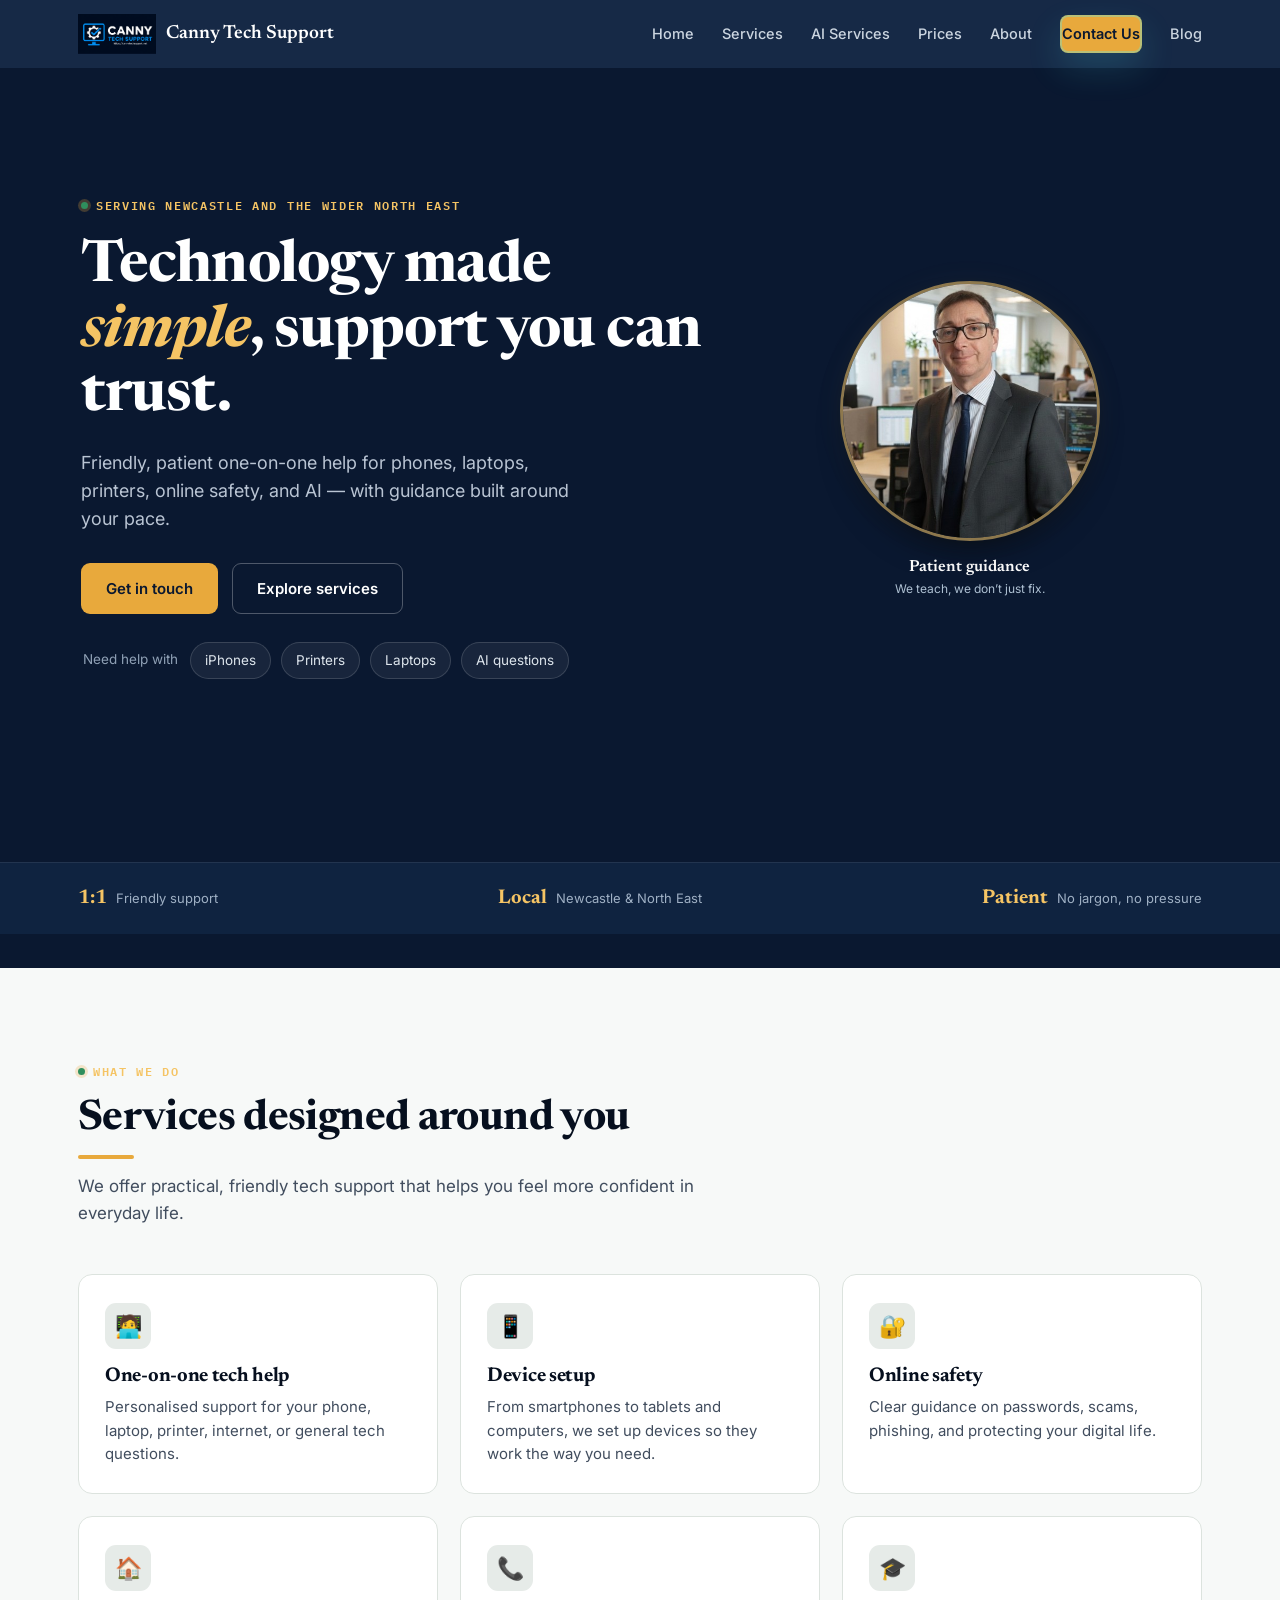
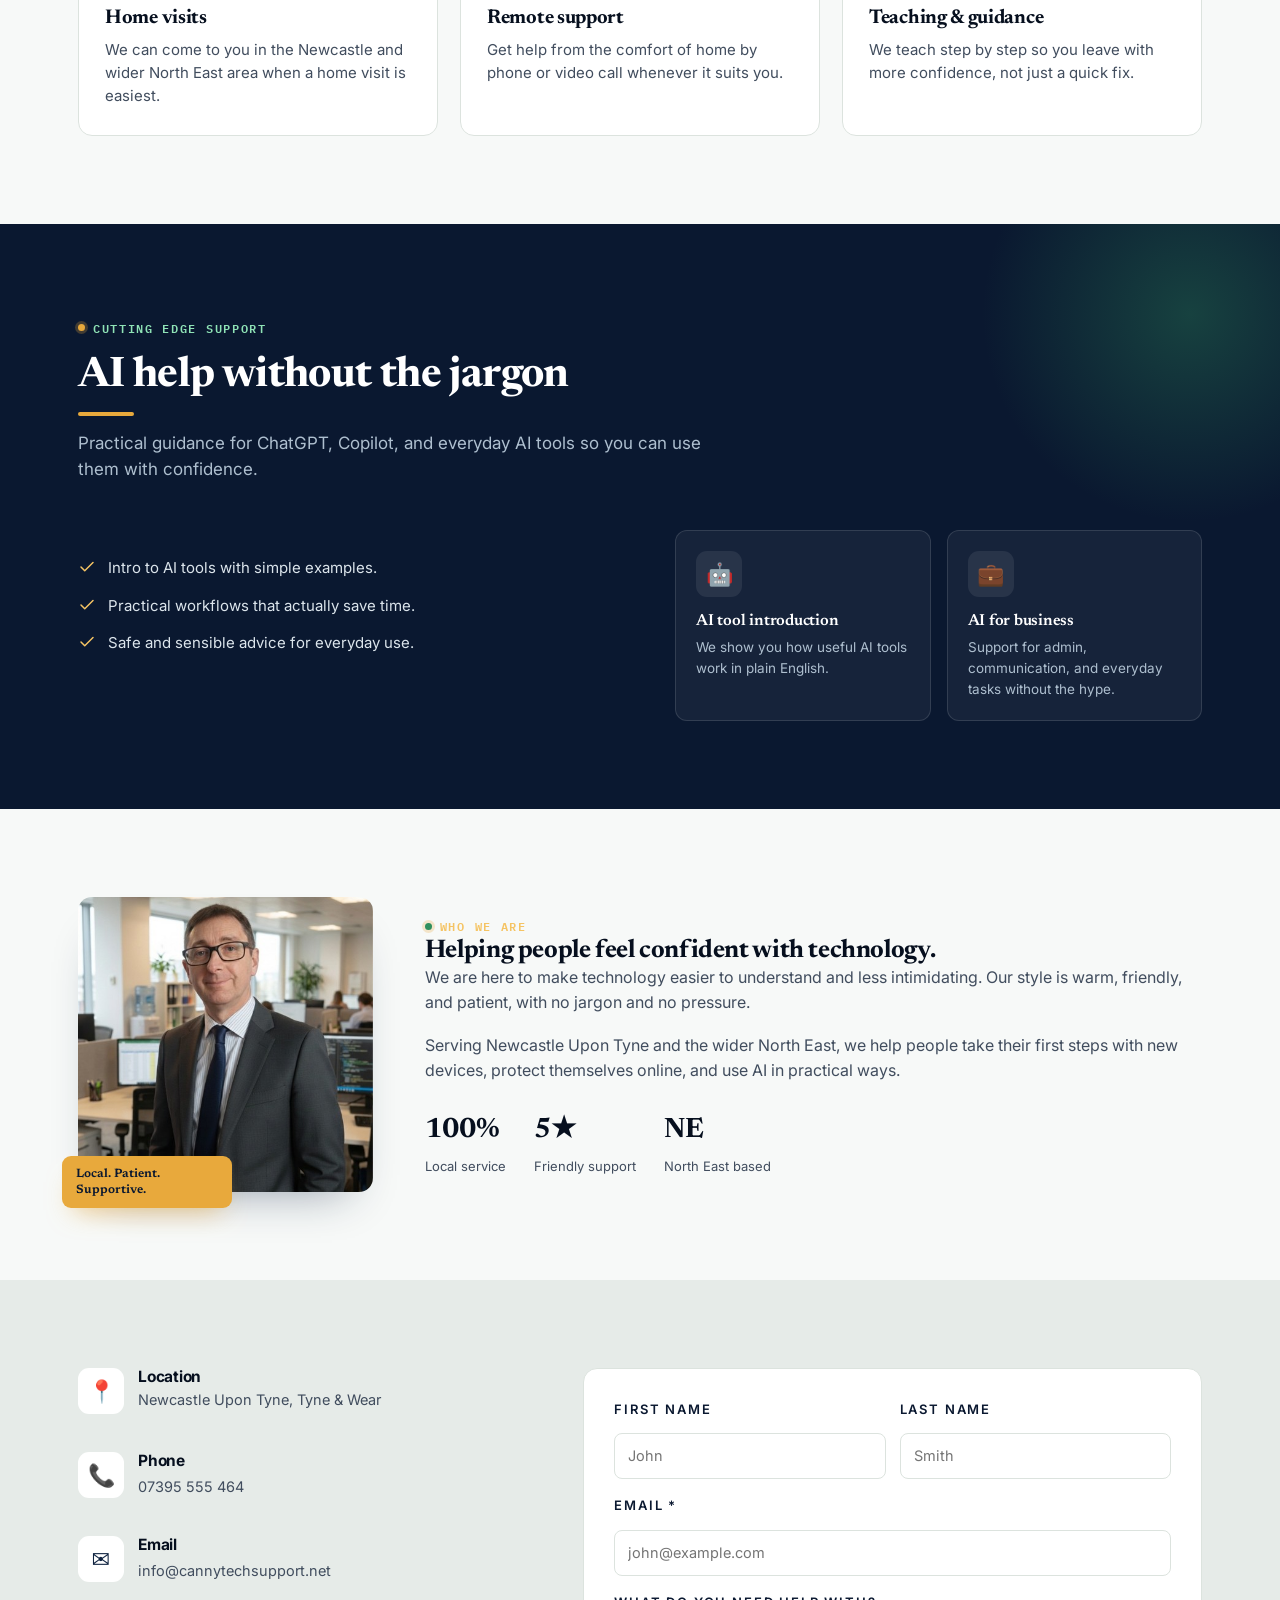
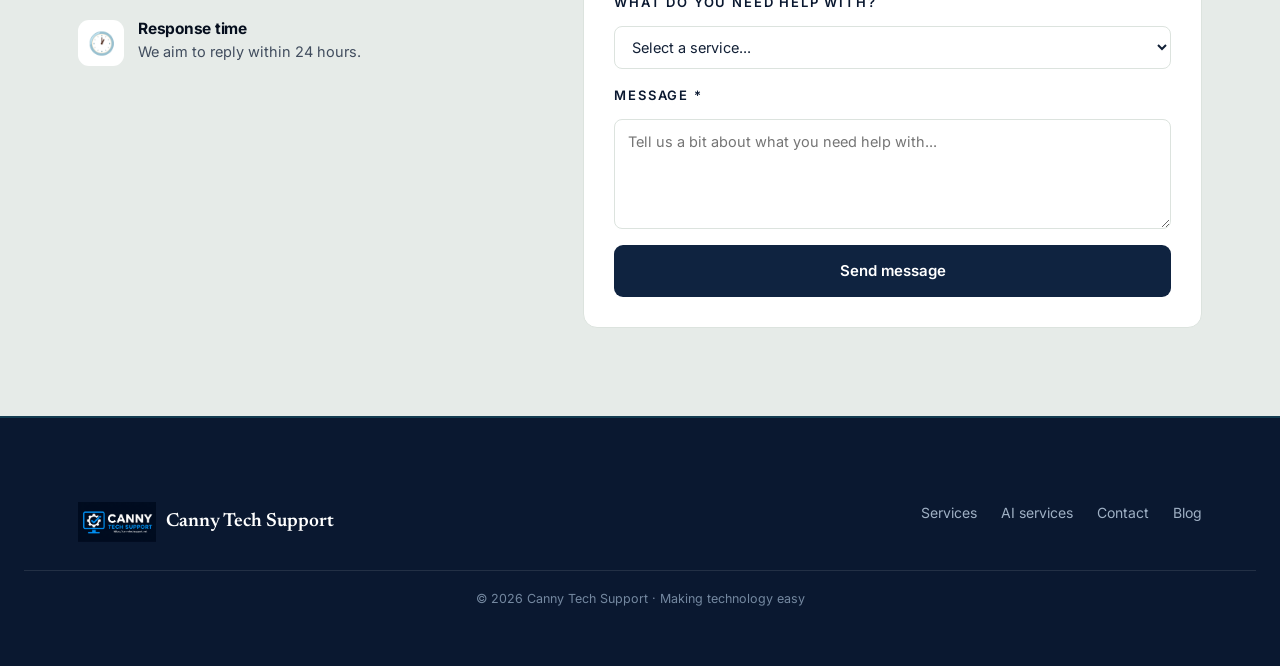
<file: index.html>
<!DOCTYPE html>
<html lang="en">
<head>
  <meta charset="UTF-8">
  <meta name="viewport" content="width=device-width, initial-scale=1.0">
  <title>Canny Tech Support — Technology made simple, people made confident</title>
  <meta name="description" content="Friendly, patient one-on-one tech support and AI guidance across Newcastle and the North East. We teach, not just fix.">
  <link rel="preconnect" href="https://fonts.googleapis.com">
  <link rel="preconnect" href="https://fonts.gstatic.com" crossorigin>
  <link href="https://fonts.googleapis.com/css2?family=Newsreader:ital,opsz,wght@0,72,400;0,72,500;0,72,600;0,72,700;1,72,500;1,72,600;1,72,700&family=Inter:wght@400;500;600;700&family=IBM+Plex+Mono:wght@500&display=swap" rel="stylesheet">
  <link rel="stylesheet" href="css/main.css">
  <script async src="https://www.googletagmanager.com/gtag/js?id=G-QMP705S3WR"></script>
  <script>
    window.dataLayer = window.dataLayer || [];
    function gtag(){dataLayer.push(arguments);}
    gtag('js', new Date());
    gtag('config', 'G-QMP705S3WR');
  </script>
</head>
<body>
  <header>
    <div class="nav-inner">
      <a href="#home" class="logo" aria-label="Canny Tech Support home">
        <img src="img/CTS_Logo_N (Small).png" alt="Canny Tech Support logo">
        <span>Canny Tech Support</span>
      </a>
      <nav class="links" aria-label="Main navigation">
        <a href="#home">Home</a>
        <a href="#services">Services</a>
        <a href="#ai-services">AI Services</a>
        <a href="quote_calculator.html">Prices</a>
        <a href="#about">About</a>
        <a href="#contact" class="nav-cta">Contact Us</a>
        <a href="blog.html">Blog</a>
      </nav>
      <button class="hamburger" id="hamburger" aria-label="Open menu" aria-expanded="false" aria-controls="mobile-drawer">
        <span></span>
        <span></span>
        <span></span>
      </button>
    </div>
  </header>

  <div class="mobile-drawer" id="mobile-drawer" aria-label="Mobile navigation">
    <a href="#home">Home</a>
    <a href="#services">Services</a>
    <a href="#ai-services">AI Services</a>
    <a href="quote_calculator.html">Prices</a>
    <a href="#about">About</a>
    <a href="#contact" class="nav-cta">Contact Us</a>
    <a href="blog.html">Blog</a>
  </div>

  <section class="hero" id="home">
    <div class="hero-grid">
      <div class="hero-copy reveal">
        <div class="eyebrow">Serving Newcastle and the wider North East</div>
        <h1>Technology made <em>simple</em>, support you can trust.</h1>
        <p class="lede">Friendly, patient one-on-one help for phones, laptops, printers, online safety, and AI — with guidance built around your pace.</p>
        <div class="hero-ctas">
          <a href="#contact" class="btn btn-primary">Get in touch</a>
          <a href="#services" class="btn btn-ghost">Explore services</a>
        </div>
        <div class="help-chips">
          <span class="lbl">Need help with</span>
          <span>iPhones</span>
          <span>Printers</span>
          <span>Laptops</span>
          <span>AI questions</span>
        </div>
      </div>
      <div class="hero-portrait reveal">
        <div class="portrait-glow">
          <img src="img/Me_2 (Small).jpg" alt="Friendly tech support helper illustration">
        </div>
        <div class="portrait-tag">
          <strong>Patient guidance</strong>
          <span>We teach, we don’t just fix.</span>
        </div>
      </div>
    </div>
    <div class="trust-strip">
      <div class="trust-inner">
        <div class="trust-item"><b>1:1</b><span>Friendly support</span></div>
        <div class="trust-item"><b>Local</b><span>Newcastle &amp; North East</span></div>
        <div class="trust-item"><b>Patient</b><span>No jargon, no pressure</span></div>
      </div>
    </div>
  </section>

  <section id="services">
    <div class="wrap">
      <div class="section-head reveal">
        <div class="eyebrow">What we do</div>
        <h2>Services designed around you</h2>
        <p>We offer practical, friendly tech support that helps you feel more confident in everyday life.</p>
      </div>
      <div class="svc-grid">
        <article class="svc-card reveal">
          <div class="icon-badge">🧑‍💻</div>
          <h3>One-on-one tech help</h3>
          <p>Personalised support for your phone, laptop, printer, internet, or general tech questions.</p>
        </article>
        <article class="svc-card reveal">
          <div class="icon-badge">📱</div>
          <h3>Device setup</h3>
          <p>From smartphones to tablets and computers, we set up devices so they work the way you need.</p>
        </article>
        <article class="svc-card reveal">
          <div class="icon-badge">🔐</div>
          <h3>Online safety</h3>
          <p>Clear guidance on passwords, scams, phishing, and protecting your digital life.</p>
        </article>
        <article class="svc-card reveal">
          <div class="icon-badge">🏠</div>
          <h3>Home visits</h3>
          <p>We can come to you in the Newcastle and wider North East area when a home visit is easiest.</p>
        </article>
        <article class="svc-card reveal">
          <div class="icon-badge">📞</div>
          <h3>Remote support</h3>
          <p>Get help from the comfort of home by phone or video call whenever it suits you.</p>
        </article>
        <article class="svc-card reveal">
          <div class="icon-badge">🎓</div>
          <h3>Teaching & guidance</h3>
          <p>We teach step by step so you leave with more confidence, not just a quick fix.</p>
        </article>
      </div>
    </div>
  </section>

  <section class="ai-band" id="ai-services">
    <div class="wrap ai-inner">
      <div class="section-head reveal">
        <div class="eyebrow">Cutting edge support</div>
        <h2>AI help without the jargon</h2>
        <p>Practical guidance for ChatGPT, Copilot, and everyday AI tools so you can use them with confidence.</p>
      </div>
      <div class="ai-grid">
        <ul class="ai-list">
          <li class="reveal"><svg viewBox="0 0 24 24" aria-hidden="true"><path d="M20 6 9 17l-5-5"/></svg>Intro to AI tools with simple examples.</li>
          <li class="reveal"><svg viewBox="0 0 24 24" aria-hidden="true"><path d="M20 6 9 17l-5-5"/></svg>Practical workflows that actually save time.</li>
          <li class="reveal"><svg viewBox="0 0 24 24" aria-hidden="true"><path d="M20 6 9 17l-5-5"/></svg>Safe and sensible advice for everyday use.</li>
        </ul>
        <div class="ai-cards">
          <article class="ai-card reveal">
            <div class="icon-badge">🤖</div>
            <h4>AI tool introduction</h4>
            <p>We show you how useful AI tools work in plain English.</p>
          </article>
          <article class="ai-card reveal">
            <div class="icon-badge">💼</div>
            <h4>AI for business</h4>
            <p>Support for admin, communication, and everyday tasks without the hype.</p>
          </article>
        </div>
      </div>
    </div>
  </section>

  <section id="about">
    <div class="wrap">
      <div class="about-grid">
        <div class="about-photo reveal">
          <img src="img/Me_2 (Small).jpg" alt="Supportive tech help in person">
          <div class="ribbon">Local. Patient. Supportive.</div>
        </div>
        <div class="about-copy reveal">
          <div class="eyebrow">Who we are</div>
          <h2>Helping people feel confident with technology.</h2>
          <p>We are here to make technology easier to understand and less intimidating. Our style is warm, friendly, and patient, with no jargon and no pressure.</p>
          <p>Serving Newcastle Upon Tyne and the wider North East, we help people take their first steps with new devices, protect themselves online, and use AI in practical ways.</p>
          <div class="about-stats">
            <div><b>100%</b><span>Local service</span></div>
            <div><b>5★</b><span>Friendly support</span></div>
            <div><b>NE</b><span>North East based</span></div>
          </div>
        </div>
      </div>
    </div>
  </section>

  <section id="contact" class="contact-band">
    <div class="wrap">
      <div class="contact-grid">
        <div class="contact-info reveal">
          <div class="ci-item">
            <div class="icon-badge">📍</div>
            <div>
              <h4>Location</h4>
              <p>Newcastle Upon Tyne, Tyne &amp; Wear</p>
            </div>
          </div>
          <div class="ci-item">
            <div class="icon-badge">📞</div>
            <div>
              <h4>Phone</h4>
              <a href="tel:07395555464">07395 555 464</a>
            </div>
          </div>
          <div class="ci-item">
            <div class="icon-badge">✉️</div>
            <div>
              <h4>Email</h4>
              <a href="mailto:info@cannytechsupport.net">info@cannytechsupport.net</a>
            </div>
          </div>
          <div class="ci-item">
            <div class="icon-badge">🕐</div>
            <div>
              <h4>Response time</h4>
              <p>We aim to reply within 24 hours.</p>
            </div>
          </div>
        </div>
        <form class="card reveal" action="https://formspree.io/f/mzdakapl" method="POST" id="contact-form">
          <div class="form-row">
            <div class="form-group">
              <label for="fname">First name</label>
              <input type="text" id="fname" name="first_name" placeholder="John">
            </div>
            <div class="form-group">
              <label for="lname">Last name</label>
              <input type="text" id="lname" name="last_name" placeholder="Smith">
            </div>
          </div>
          <div class="form-group">
            <label for="email">Email *</label>
            <input type="email" id="email" name="email" placeholder="john@example.com" required>
          </div>
          <div class="form-group">
            <label for="service">What do you need help with?</label>
            <select id="service" name="service">
              <option value="">Select a service...</option>
              <option>One-on-One Tech Help</option>
              <option>Device Setup</option>
              <option>Online Safety</option>
              <option>AI Services</option>
              <option>Home Visit</option>
              <option>Something else</option>
            </select>
          </div>
          <div class="form-group">
            <label for="message">Message *</label>
            <textarea id="message" name="message" placeholder="Tell us a bit about what you need help with..." required></textarea>
          </div>
          <button type="submit" class="btn btn-dark" id="submit-btn">Send message</button>
          <div class="success-msg" id="success-msg">✓ Message sent! We’ll be in touch within 24 hours.</div>
          <div class="success-msg" id="error-msg">✗ Something went wrong. Please try again or email us directly.</div>
        </form>
      </div>
    </div>
  </section>

  <footer>
    <div class="foot-inner">
      <a href="#home" class="logo footer-logo">
        <img src="img/CTS_Logo_N (Small).png" alt="Canny Tech Support logo">
        <span>Canny Tech Support</span>
      </a>
      <div class="foot-links">
        <a href="#services">Services</a>
        <a href="#ai-services">AI services</a>
        <a href="#contact">Contact</a>
        <a href="blog.html">Blog</a>
      </div>
    </div>
    <div class="foot-bottom">© 2026 Canny Tech Support · Making technology easy</div>
  </footer>

  <script src="js/main.js"></script>
</body>
</html>
</file>
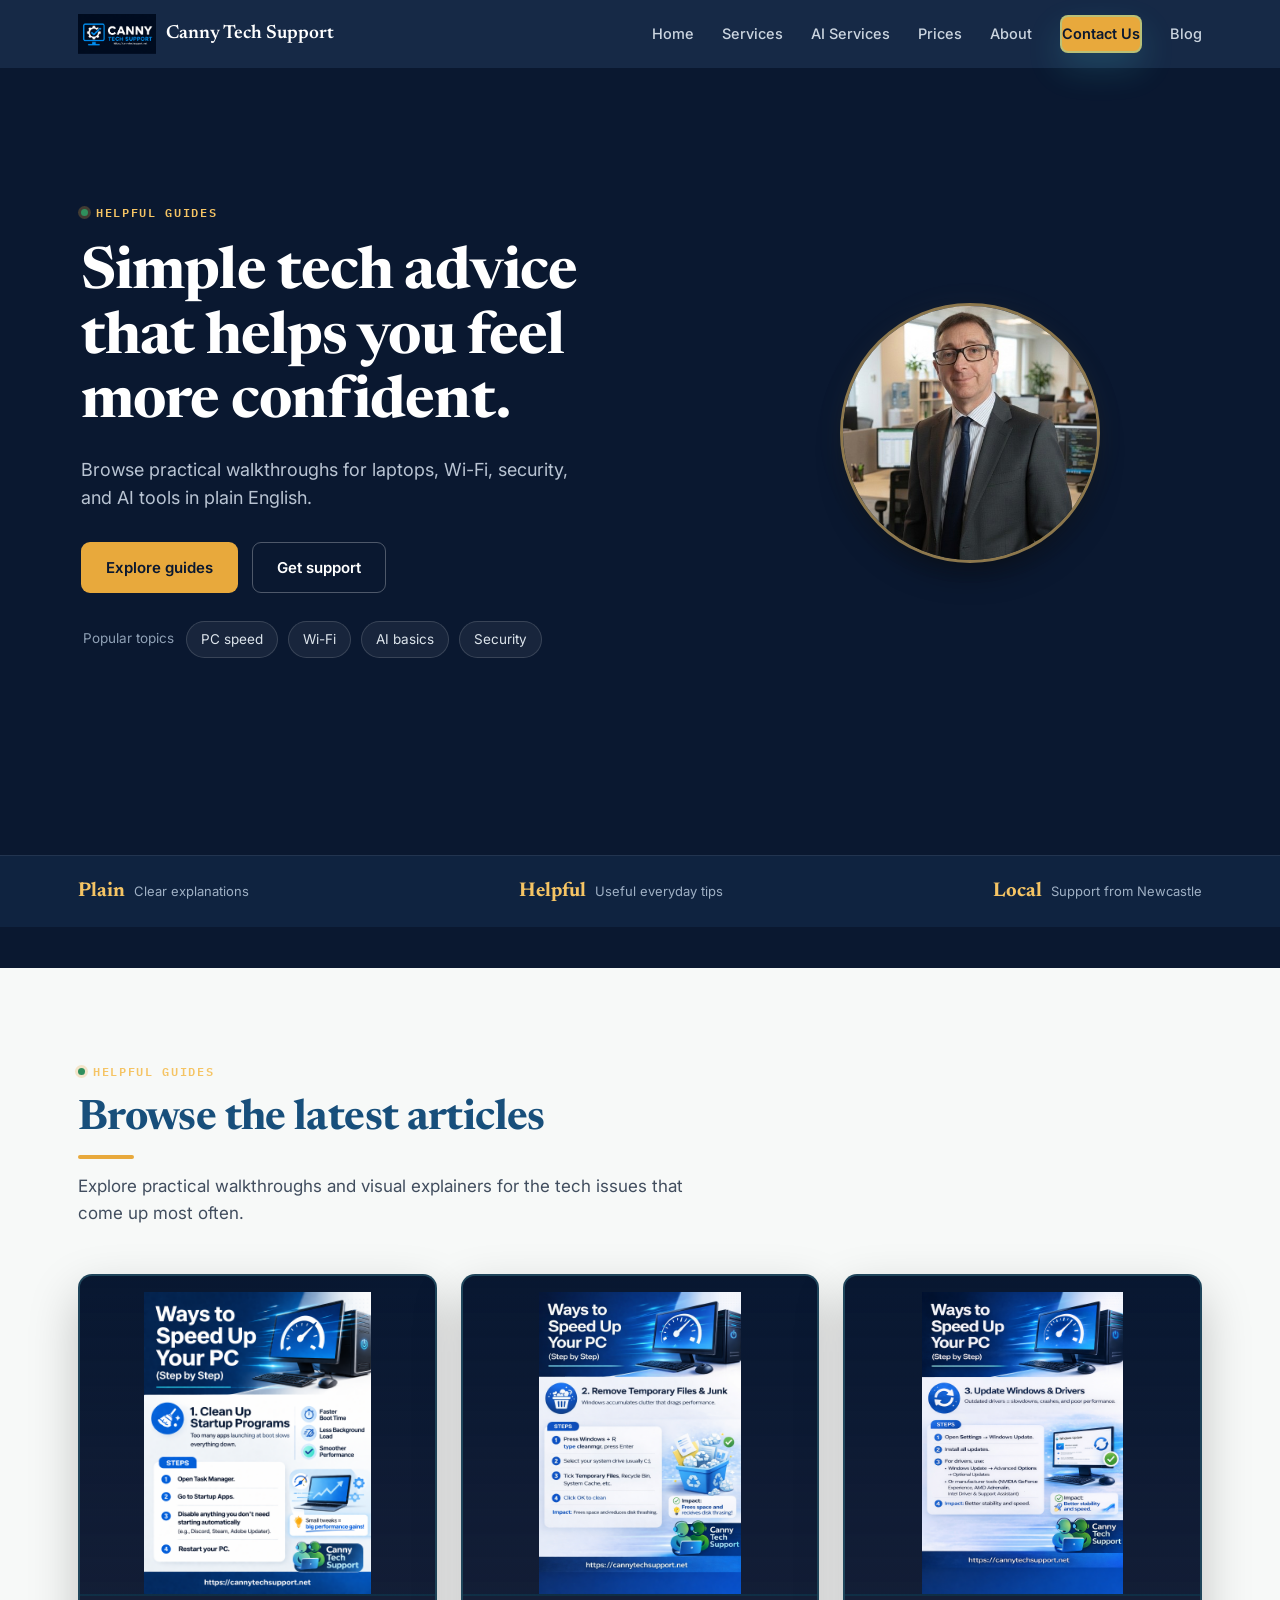
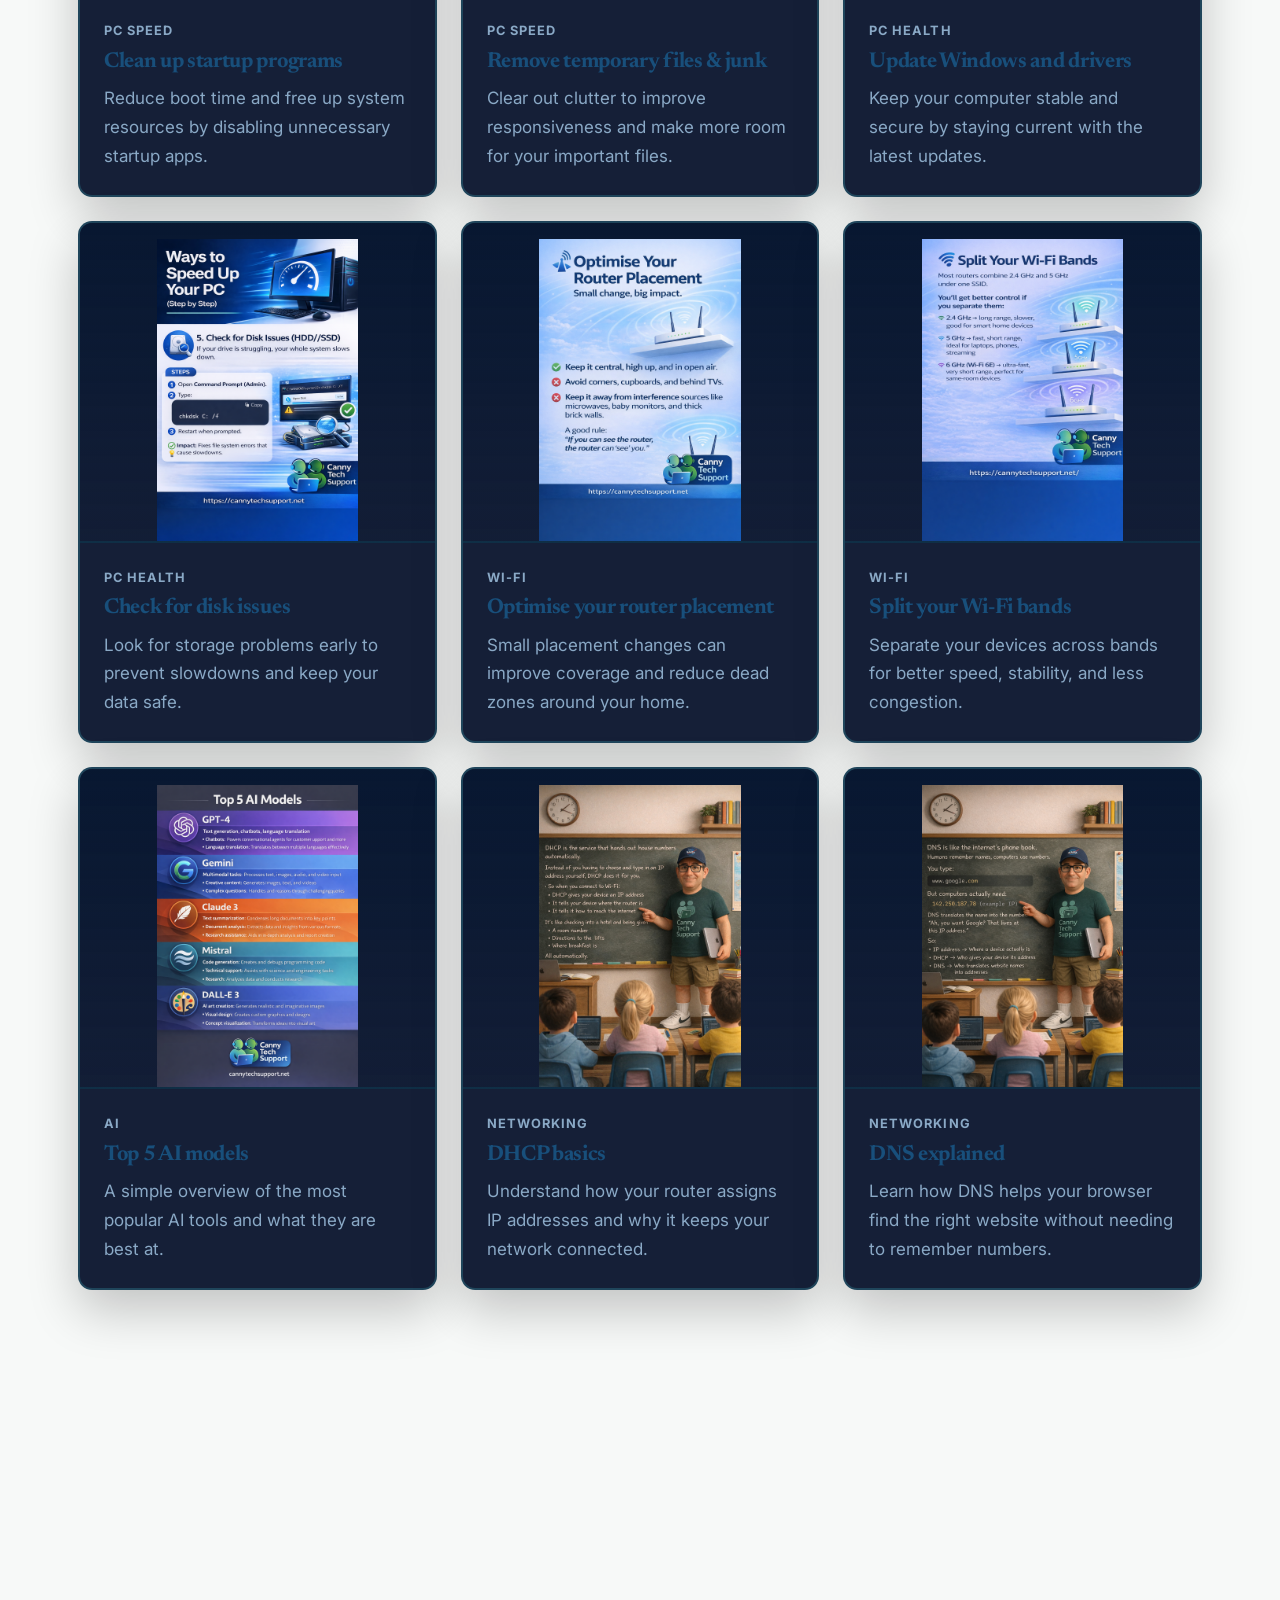
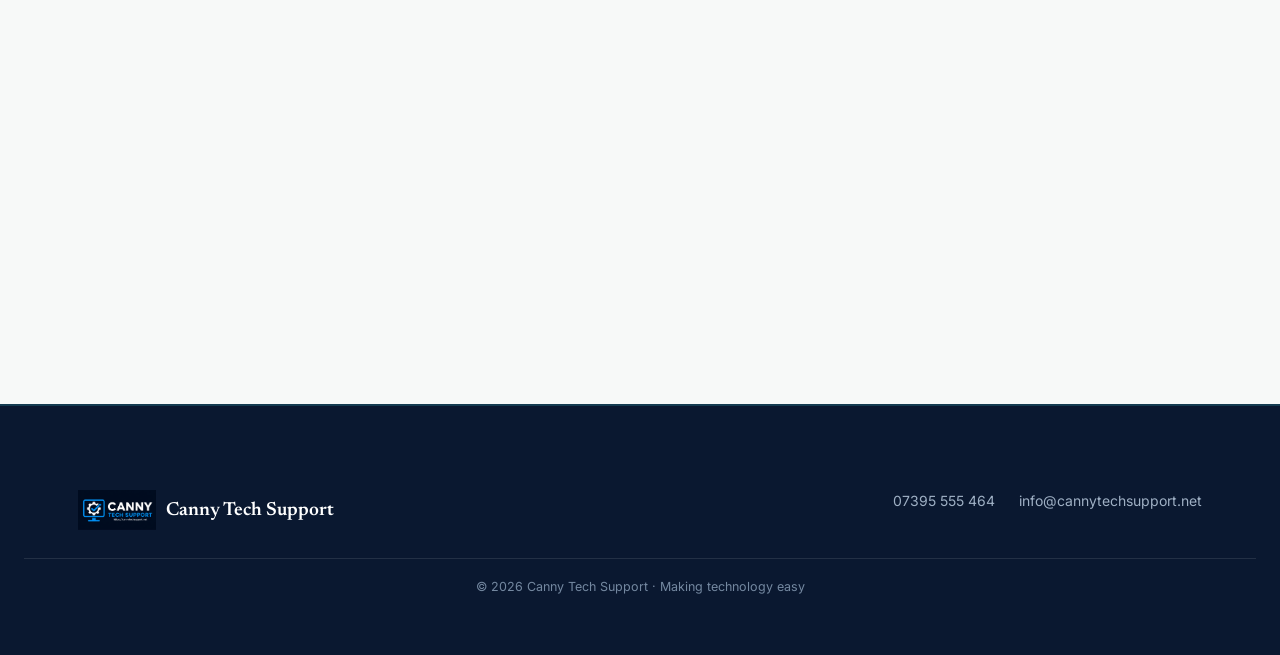
<file: blog.html>
<!DOCTYPE html>
<html lang="en">
<head>
  <meta charset="UTF-8">
  <meta name="viewport" content="width=device-width, initial-scale=1.0">
  <title>Blog | Canny Tech Support</title>
  <meta name="description" content="Helpful, plain-English guides for tech support, Wi-Fi, PCs, and AI.">
  <link rel="preconnect" href="https://fonts.googleapis.com">
  <link rel="preconnect" href="https://fonts.gstatic.com" crossorigin>
  <link href="https://fonts.googleapis.com/css2?family=Newsreader:ital,opsz,wght@0,72,400;0,72,500;0,72,600;0,72,700;1,72,500;1,72,600;1,72,700&family=Inter:wght@400;500;600;700&family=IBM+Plex+Mono:wght@500&display=swap" rel="stylesheet">
  <link rel="stylesheet" href="css/main.css">
  <script async src="https://www.googletagmanager.com/gtag/js?id=G-QMP705S3WR"></script>
  <script>
    window.dataLayer = window.dataLayer || [];
    function gtag(){dataLayer.push(arguments);}
    gtag('js', new Date());
    gtag('config', 'G-QMP705S3WR');
  </script>
</head>
<body class="blog-page">
  <header>
    <div class="nav-inner">
      <a href="index.html#home" class="logo" aria-label="Canny Tech Support home">
        <img src="img/CTS_Logo_N (Small).png" alt="Canny Tech Support logo">
        <span>Canny Tech Support</span>
      </a>
      <nav class="links" aria-label="Main navigation">
        <a href="index.html#home">Home</a>
        <a href="index.html#services">Services</a>
        <a href="index.html#ai-services">AI Services</a>
        <a href="quote_calculator.html">Prices</a>
        <a href="index.html#about">About</a>
        <a href="index.html#contact" class="nav-cta">Contact Us</a>
        <a href="blog.html">Blog</a>
      </nav>
      <button class="hamburger" id="hamburger" aria-label="Open menu" aria-expanded="false" aria-controls="mobile-drawer">
        <span></span>
        <span></span>
        <span></span>
      </button>
    </div>
  </header>

  <div class="mobile-drawer" id="mobile-drawer" aria-label="Mobile navigation">
    <a href="index.html#home">Home</a>
    <a href="index.html#services">Services</a>
    <a href="index.html#ai-services">AI Services</a>
    <a href="quote_calculator.html">Prices</a>
    <a href="index.html#about">About</a>
    <a href="index.html#contact" class="nav-cta">Contact Us</a>
    <a href="blog.html">Blog</a>
  </div>

  <section class="hero" id="home">
    <div class="hero-grid">
      <div class="hero-copy reveal">
        <div class="eyebrow">Helpful guides</div>
        <h1>Simple tech advice that helps you feel more confident.</h1>
        <p class="lede">Browse practical walkthroughs for laptops, Wi-Fi, security, and AI tools in plain English.</p>
        <div class="hero-ctas">
          <a href="#blog" class="btn btn-primary">Explore guides</a>
          <a href="index.html#contact" class="btn btn-ghost">Get support</a>
        </div>
        <div class="help-chips">
          <span class="lbl">Popular topics</span>
          <span>PC speed</span>
          <span>Wi-Fi</span>
          <span>AI basics</span>
          <span>Security</span>
        </div>
      </div>
      <div class="hero-portrait reveal">
        <div class="portrait-glow">
          <img src="img/Me_2 (Small).jpg" alt="Friendly support illustration">
        </div>
      </div>
    </div>
    <div class="trust-strip">
      <div class="trust-inner">
        <div class="trust-item"><b>Plain</b><span>Clear explanations</span></div>
        <div class="trust-item"><b>Helpful</b><span>Useful everyday tips</span></div>
        <div class="trust-item"><b>Local</b><span>Support from Newcastle</span></div>
      </div>
    </div>
  </section>

  <section id="blog">
    <div class="wrap">
      <div class="section-head reveal">
        <div class="eyebrow">Helpful guides</div>
        <h2>Browse the latest articles</h2>
        <p>Explore practical walkthroughs and visual explainers for the tech issues that come up most often.</p>
      </div>
      <div class="blog-grid">
        <article class="blog-card reveal">
          <a href="img/blog_IMG/Clean up StartUp Programs.png" target="_blank" rel="noopener noreferrer" class="blog-image-link">
            <img src="img/blog_IMG/Clean up StartUp Programs.png" alt="Clean up startup programs on a PC">
          </a>
          <div class="blog-card-body">
            <p class="blog-kicker">PC Speed</p>
            <h2>Clean up startup programs</h2>
            <p>Reduce boot time and free up system resources by disabling unnecessary startup apps.</p>
          </div>
        </article>

        <article class="blog-card reveal">
          <a href="img/blog_IMG/Remove Temporary Files & Junk.png" target="_blank" rel="noopener noreferrer" class="blog-image-link">
            <img src="img/blog_IMG/Remove Temporary Files & Junk.png" alt="Remove temporary files and junk to improve PC performance">
          </a>
          <div class="blog-card-body">
            <p class="blog-kicker">PC Speed</p>
            <h2>Remove temporary files &amp; junk</h2>
            <p>Clear out clutter to improve responsiveness and make more room for your important files.</p>
          </div>
        </article>

        <article class="blog-card reveal">
          <a href="img/blog_IMG/Update Windows and Drivers.png" target="_blank" rel="noopener noreferrer" class="blog-image-link">
            <img src="img/blog_IMG/Update Windows and Drivers.png" alt="Update Windows and drivers">
          </a>
          <div class="blog-card-body">
            <p class="blog-kicker">PC Health</p>
            <h2>Update Windows and drivers</h2>
            <p>Keep your computer stable and secure by staying current with the latest updates.</p>
          </div>
        </article>

        <article class="blog-card reveal">
          <a href="img/blog_IMG/Check For Disk Issues.png" target="_blank" rel="noopener noreferrer" class="blog-image-link">
            <img src="img/blog_IMG/Check For Disk Issues.png" alt="Check for disk issues on your computer">
          </a>
          <div class="blog-card-body">
            <p class="blog-kicker">PC Health</p>
            <h2>Check for disk issues</h2>
            <p>Look for storage problems early to prevent slowdowns and keep your data safe.</p>
          </div>
        </article>

        <article class="blog-card reveal">
          <a href="img/blog_IMG/Optimise Your Router.png" target="_blank" rel="noopener noreferrer" class="blog-image-link">
            <img src="img/blog_IMG/Optimise Your Router.png" alt="Optimise your router placement">
          </a>
          <div class="blog-card-body">
            <p class="blog-kicker">Wi-Fi</p>
            <h2>Optimise your router placement</h2>
            <p>Small placement changes can improve coverage and reduce dead zones around your home.</p>
          </div>
        </article>

        <article class="blog-card reveal">
          <a href="img/blog_IMG/Split Your Wi-Fi Bands.png" target="_blank" rel="noopener noreferrer" class="blog-image-link">
            <img src="img/blog_IMG/Split Your Wi-Fi Bands.png" alt="Split your Wi-Fi bands for better performance">
          </a>
          <div class="blog-card-body">
            <p class="blog-kicker">Wi-Fi</p>
            <h2>Split your Wi-Fi bands</h2>
            <p>Separate your devices across bands for better speed, stability, and less congestion.</p>
          </div>
        </article>

        <article class="blog-card reveal">
          <a href="img/blog_IMG/Top 5 AI Models.PNG" target="_blank" rel="noopener noreferrer" class="blog-image-link">
            <img src="img/blog_IMG/Top 5 AI Models.PNG" alt="Top 5 AI models infographic">
          </a>
          <div class="blog-card-body">
            <p class="blog-kicker">AI</p>
            <h2>Top 5 AI models</h2>
            <p>A simple overview of the most popular AI tools and what they are best at.</p>
          </div>
        </article>

        <article class="blog-card reveal">
          <a href="img/blog_IMG/DHCP.png" target="_blank" rel="noopener noreferrer" class="blog-image-link">
            <img src="img/blog_IMG/DHCP.png" alt="Understand DHCP">
          </a>
          <div class="blog-card-body">
            <p class="blog-kicker">Networking</p>
            <h2>DHCP basics</h2>
            <p>Understand how your router assigns IP addresses and why it keeps your network connected.</p>
          </div>
        </article>

        <article class="blog-card reveal">
          <a href="img/blog_IMG/DNS.png" target="_blank" rel="noopener noreferrer" class="blog-image-link">
            <img src="img/blog_IMG/DNS.png" alt="Understand DNS">
          </a>
          <div class="blog-card-body">
            <p class="blog-kicker">Networking</p>
            <h2>DNS explained</h2>
            <p>Learn how DNS helps your browser find the right website without needing to remember numbers.</p>
          </div>
        </article>

        <article class="blog-card reveal">
          <a href="img/blog_IMG/IP Address.png" target="_blank" rel="noopener noreferrer" class="blog-image-link">
            <img src="img/blog_IMG/IP Address.png" alt="What is an IP address">
          </a>
          <div class="blog-card-body">
            <p class="blog-kicker">Networking</p>
            <h2>What is an IP address?</h2>
            <p>Get a clear explanation of IP addresses and why they matter for internet access.</p>
          </div>
        </article>
      </div>
    </div>
  </section>

  <footer>
    <div class="foot-inner">
      <a href="index.html#home" class="logo footer-logo">
        <img src="img/CTS_Logo_N (Small).png" alt="Canny Tech Support logo">
        <span>Canny Tech Support</span>
      </a>
      <div class="foot-links">
        <a href="tel:07395555464">07395 555 464</a>
        <a href="mailto:info@cannytechsupport.net">info@cannytechsupport.net</a>
      </div>
    </div>
    <div class="foot-bottom">© 2026 Canny Tech Support · Making technology easy</div>
  </footer>

  <script src="js/main.js"></script>
</body>
</html>
</file>
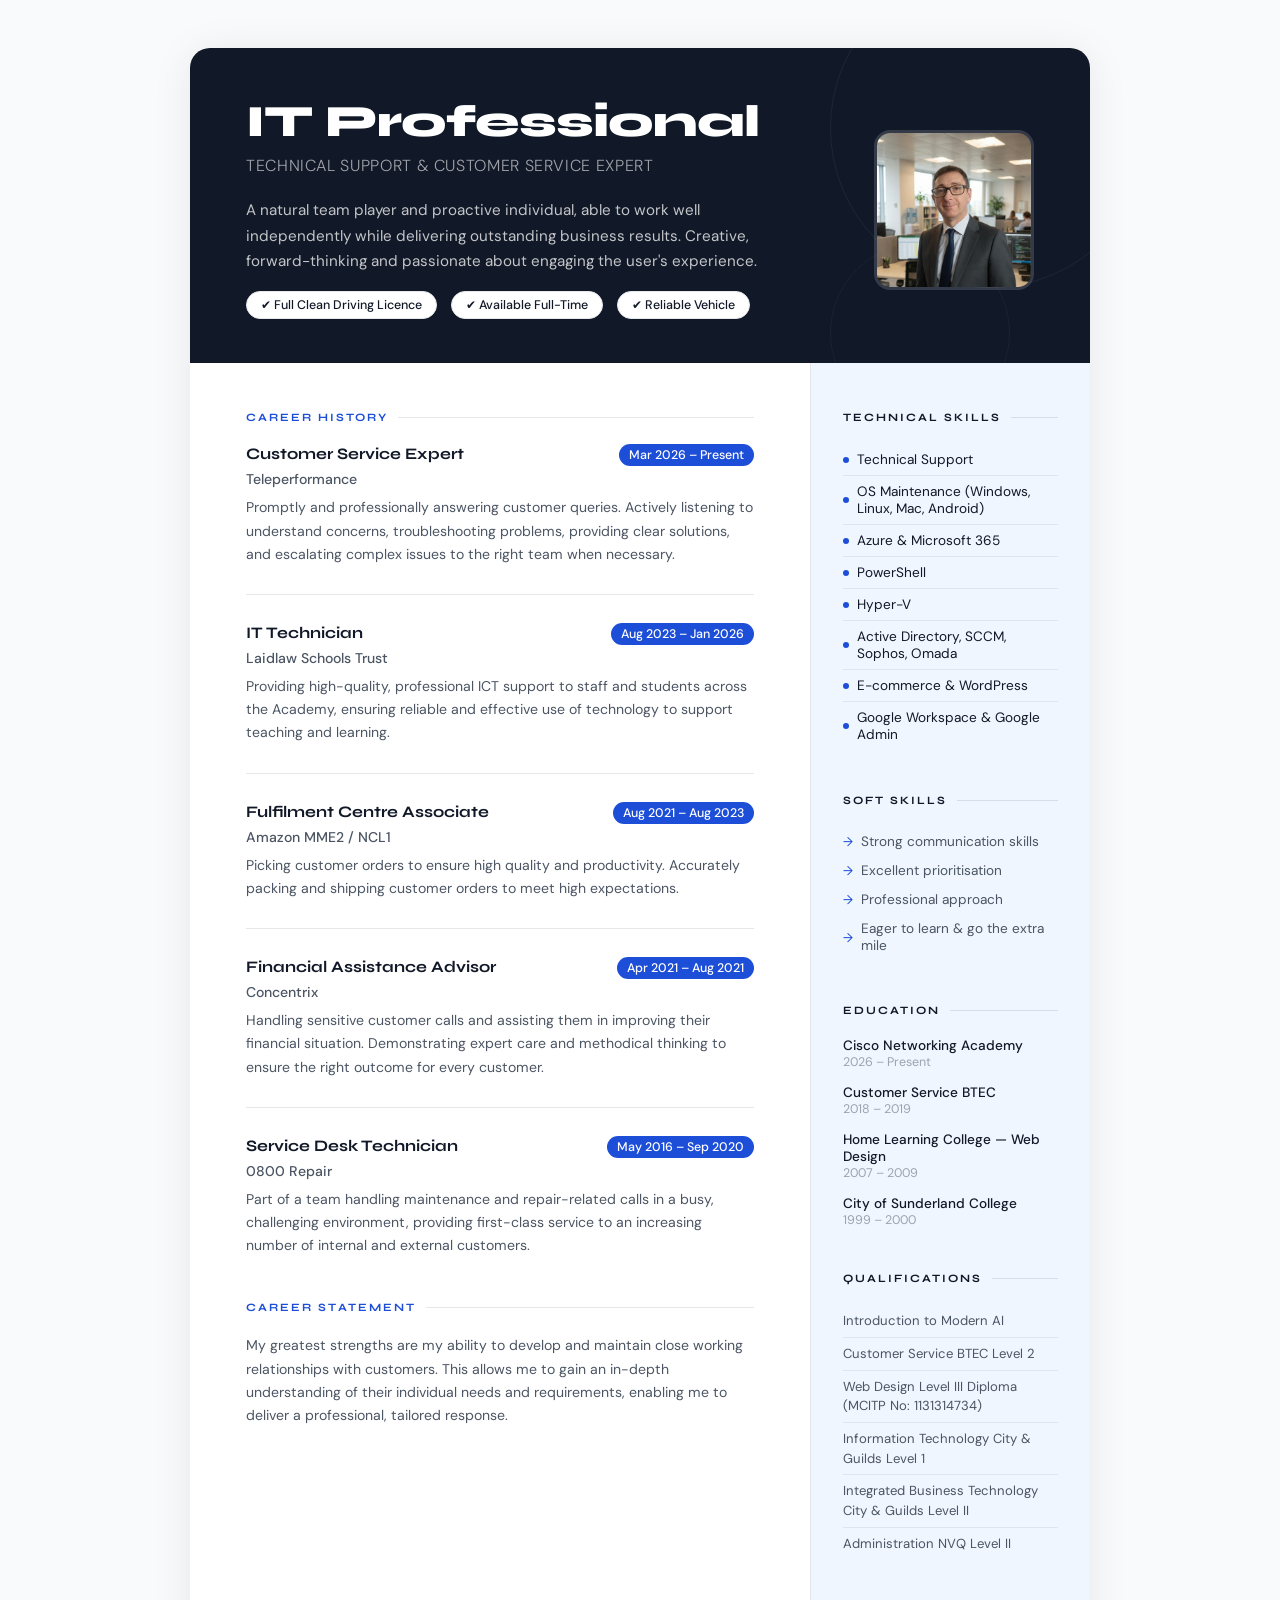
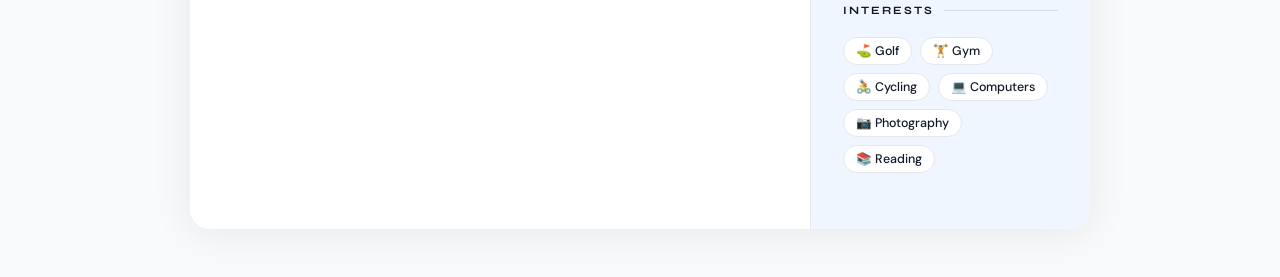
<file: cv.html>
<!DOCTYPE html>
<html lang="en">
<head>
<meta charset="UTF-8">
<meta name="viewport" content="width=device-width, initial-scale=1.0">
<title>CV – IT Professional</title>
<link href="https://fonts.googleapis.com/css2?family=Syne:wght@400;600;700;800&family=DM+Sans:ital,wght@0,300;0,400;0,500;1,300&display=swap" rel="stylesheet">
<script async src="https://www.googletagmanager.com/gtag/js?id=G-QMP705S3WR"></script>
<script>
  window.dataLayer = window.dataLayer || [];
  function gtag(){dataLayer.push(arguments);}
  gtag('js', new Date());
  gtag('config', 'G-QMP705S3WR');
</script>
<style>
  *, *::before, *::after { box-sizing: border-box; margin: 0; padding: 0; }

  :root {
    --ink: #111827;
    --mid: #4B5563;
    --light: #9CA3AF;
    --accent: #1D4ED8;
    --accent-pale: #EFF6FF;
    --rule: #E5E7EB;
    --bg: #F9FAFB;
    --white: #FFFFFF;
  }

  body {
    font-family: 'DM Sans', sans-serif;
    background: var(--bg);
    color: var(--ink);
    min-height: 100vh;
    padding: 48px 20px;
  }

  .page {
    max-width: 900px;
    margin: 0 auto;
    background: var(--white);
    border-radius: 20px;
    overflow: hidden;
    box-shadow: 0 4px 40px rgba(0,0,0,0.08);
  }

  /* ── HEADER ── */
  .header {
    display: grid;
    grid-template-columns: 1fr auto;
    gap: 40px;
    align-items: center;
    padding: 52px 56px 44px;
    background: var(--ink);
    position: relative;
    overflow: hidden;
  }

  .header::before {
    content: '';
    position: absolute;
    width: 320px; height: 320px;
    border-radius: 50%;
    border: 1px solid rgba(255,255,255,0.06);
    right: -60px; top: -80px;
  }
  .header::after {
    content: '';
    position: absolute;
    width: 180px; height: 180px;
    border-radius: 50%;
    border: 1px solid rgba(255,255,255,0.04);
    right: 80px; bottom: -60px;
  }

  .header-text { position: relative; z-index: 2; }

  .name {
    font-family: 'Syne', sans-serif;
    font-weight: 800;
    font-size: 2.8rem;
    color: #FFFFFF;
    letter-spacing: -1px;
    line-height: 1;
    margin-bottom: 10px;
  }

  .tagline {
    font-family: 'DM Sans', sans-serif;
    font-weight: 300;
    font-size: 1rem;
    color: rgba(255,255,255,0.6);
    letter-spacing: 0.04em;
    text-transform: uppercase;
    margin-bottom: 22px;
  }

  .summary-text {
    font-size: 0.95rem;
    line-height: 1.7;
    color: rgba(255,255,255,0.75);
    max-width: 520px;
  }

  .photo-wrap {
    position: relative; z-index: 2;
    width: 160px; height: 160px;
    border-radius: 16px;
    overflow: hidden;
    border: 3px solid rgba(255,255,255,0.15);
    flex-shrink: 0;
  }
  .photo-wrap img {
    width: 100%; height: 100%;
    object-fit: cover;
    object-position: center top;
  }

  /* ── BODY ── */
  .body {
    display: grid;
    grid-template-columns: 1fr 280px;
  }

  /* ── MAIN COLUMN ── */
  .main { padding: 48px 56px 56px; }

  .section { margin-bottom: 44px; }
  .section:last-child { margin-bottom: 0; }

  .section-label {
    font-family: 'Syne', sans-serif;
    font-weight: 700;
    font-size: 0.7rem;
    letter-spacing: 0.18em;
    text-transform: uppercase;
    color: var(--accent);
    margin-bottom: 20px;
    display: flex;
    align-items: center;
    gap: 10px;
  }
  .section-label::after {
    content: '';
    flex: 1;
    height: 1px;
    background: var(--rule);
  }

  /* Job entries */
  .job { margin-bottom: 28px; padding-bottom: 28px; border-bottom: 1px solid var(--rule); }
  .job:last-child { border-bottom: none; margin-bottom: 0; padding-bottom: 0; }

  .job-header { display: flex; justify-content: space-between; align-items: flex-start; margin-bottom: 4px; }

  .job-title {
    font-family: 'Syne', sans-serif;
    font-weight: 700;
    font-size: 1rem;
    color: var(--ink);
  }

  .job-dates {
    font-size: 0.78rem;
    font-weight: 500;
    color: var(--white);
    background: var(--accent);
    padding: 3px 10px;
    border-radius: 20px;
    white-space: nowrap;
    flex-shrink: 0;
    margin-left: 12px;
  }

  .job-company {
    font-size: 0.88rem;
    font-weight: 500;
    color: var(--mid);
    margin-bottom: 8px;
  }

  .job-desc {
    font-size: 0.88rem;
    line-height: 1.65;
    color: var(--mid);
  }

  /* ── SIDEBAR ── */
  .sidebar {
    background: var(--accent-pale);
    padding: 48px 32px 56px;
    border-left: 1px solid var(--rule);
  }

  .sidebar .section-label { color: var(--ink); }
  .sidebar .section-label::after { background: rgba(0,0,0,0.1); }

  /* Skills */
  .skill-item {
    font-size: 0.85rem;
    color: var(--ink);
    padding: 7px 0;
    border-bottom: 1px solid rgba(0,0,0,0.07);
    display: flex;
    align-items: center;
    gap: 8px;
  }
  .skill-item:last-child { border-bottom: none; }
  .skill-dot {
    width: 6px; height: 6px;
    border-radius: 50%;
    background: var(--accent);
    flex-shrink: 0;
  }

  /* Quals */
  .qual-item {
    font-size: 0.82rem;
    color: var(--mid);
    line-height: 1.5;
    padding: 6px 0;
    border-bottom: 1px solid rgba(0,0,0,0.07);
  }
  .qual-item:last-child { border-bottom: none; }

  /* Education */
  .edu-item { margin-bottom: 14px; }
  .edu-name { font-size: 0.85rem; font-weight: 500; color: var(--ink); }
  .edu-date { font-size: 0.78rem; color: var(--light); }

  /* Interests */
  .interests-grid { display: flex; flex-wrap: wrap; gap: 8px; }
  .interest-tag {
    font-size: 0.78rem;
    font-weight: 500;
    background: var(--white);
    border: 1px solid var(--rule);
    color: var(--ink);
    padding: 5px 12px;
    border-radius: 20px;
  }

  /* Soft skills */
  .soft-item {
    font-size: 0.85rem;
    color: var(--mid);
    padding: 6px 0;
    display: flex;
    align-items: center;
    gap: 8px;
  }
  .soft-item::before { content: '→'; color: var(--accent); font-size: 0.8rem; }

  /* Info strip */
  .info-strip {
    display: flex; flex-wrap: wrap; gap: 14px;
    margin-top: 16px;
  }
  .info-pill {
    font-size: 0.78rem; font-weight: 500;
    background: var(--white);
    color: var(--ink);
    border: 1px solid var(--rule);
    padding: 5px 14px;
    border-radius: 20px;
    display: flex; align-items: center; gap: 6px;
  }

  @media (max-width: 700px) {
    .header { grid-template-columns: 1fr; padding: 36px 28px 32px; }
    .photo-wrap { width: 120px; height: 120px; }
    .body { grid-template-columns: 1fr; }
    .main { padding: 36px 28px 40px; }
    .sidebar { padding: 36px 28px 40px; border-left: none; border-top: 1px solid var(--rule); }
    .name { font-size: 2rem; }
  }
</style>
</head>
<body>

<div class="page">

  <!-- HEADER -->
  <div class="header">
    <div class="header-text">
      <div class="name">IT Professional</div>
      <div class="tagline">Technical Support &amp; Customer Service Expert</div>
      <p class="summary-text">
        A natural team player and proactive individual, able to work well independently while delivering outstanding business results. Creative, forward-thinking and passionate about engaging the user's experience.
      </p>
      <div class="info-strip">
        <span class="info-pill">✔ Full Clean Driving Licence</span>
        <span class="info-pill">✔ Available Full-Time</span>
        <span class="info-pill">✔ Reliable Vehicle</span>
      </div>
    </div>
    <div class="photo-wrap">
      <img src="[data-uri]" alt="Profile photo">
    </div>
  </div>

  <div class="body">

    <!-- MAIN -->
    <div class="main">

      <div class="section">
        <div class="section-label">Career History</div>

        <div class="job">
          <div class="job-header">
            <div class="job-title">Customer Service Expert</div>
            <div class="job-dates">Mar 2026 – Present</div>
          </div>
          <div class="job-company">Teleperformance</div>
          <p class="job-desc">Promptly and professionally answering customer queries. Actively listening to understand concerns, troubleshooting problems, providing clear solutions, and escalating complex issues to the right team when necessary.</p>
        </div>

        <div class="job">
          <div class="job-header">
            <div class="job-title">IT Technician</div>
            <div class="job-dates">Aug 2023 – Jan 2026</div>
          </div>
          <div class="job-company">Laidlaw Schools Trust</div>
          <p class="job-desc">Providing high-quality, professional ICT support to staff and students across the Academy, ensuring reliable and effective use of technology to support teaching and learning.</p>
        </div>

        <div class="job">
          <div class="job-header">
            <div class="job-title">Fulfilment Centre Associate</div>
            <div class="job-dates">Aug 2021 – Aug 2023</div>
          </div>
          <div class="job-company">Amazon MME2 / NCL1</div>
          <p class="job-desc">Picking customer orders to ensure high quality and productivity. Accurately packing and shipping customer orders to meet high expectations.</p>
        </div>

        <div class="job">
          <div class="job-header">
            <div class="job-title">Financial Assistance Advisor</div>
            <div class="job-dates">Apr 2021 – Aug 2021</div>
          </div>
          <div class="job-company">Concentrix</div>
          <p class="job-desc">Handling sensitive customer calls and assisting them in improving their financial situation. Demonstrating expert care and methodical thinking to ensure the right outcome for every customer.</p>
        </div>

        <div class="job">
          <div class="job-header">
            <div class="job-title">Service Desk Technician</div>
            <div class="job-dates">May 2016 – Sep 2020</div>
          </div>
          <div class="job-company">0800 Repair</div>
          <p class="job-desc">Part of a team handling maintenance and repair-related calls in a busy, challenging environment, providing first-class service to an increasing number of internal and external customers.</p>
        </div>

      </div><!-- /section -->

      <div class="section">
        <div class="section-label">Career Statement</div>
        <p class="job-desc">My greatest strengths are my ability to develop and maintain close working relationships with customers. This allows me to gain an in-depth understanding of their individual needs and requirements, enabling me to deliver a professional, tailored response.</p>
      </div>

    </div><!-- /main -->

    <!-- SIDEBAR -->
    <div class="sidebar">

      <div class="section">
        <div class="section-label">Technical Skills</div>
        <div class="skill-item"><span class="skill-dot"></span>Technical Support</div>
        <div class="skill-item"><span class="skill-dot"></span>OS Maintenance (Windows, Linux, Mac, Android)</div>
        <div class="skill-item"><span class="skill-dot"></span>Azure &amp; Microsoft 365</div>
        <div class="skill-item"><span class="skill-dot"></span>PowerShell</div>
        <div class="skill-item"><span class="skill-dot"></span>Hyper-V</div>
        <div class="skill-item"><span class="skill-dot"></span>Active Directory, SCCM, Sophos, Omada</div>
        <div class="skill-item"><span class="skill-dot"></span>E-commerce &amp; WordPress</div>
        <div class="skill-item"><span class="skill-dot"></span>Google Workspace &amp; Google Admin</div>
      </div>

      <div class="section">
        <div class="section-label">Soft Skills</div>
        <div class="soft-item">Strong communication skills</div>
        <div class="soft-item">Excellent prioritisation</div>
        <div class="soft-item">Professional approach</div>
        <div class="soft-item">Eager to learn &amp; go the extra mile</div>
      </div>

      <div class="section">
        <div class="section-label">Education</div>
        <div class="edu-item">
          <div class="edu-name">Cisco Networking Academy</div>
          <div class="edu-date">2026 – Present</div>
        </div>
        <div class="edu-item">
          <div class="edu-name">Customer Service BTEC</div>
          <div class="edu-date">2018 – 2019</div>
        </div>
        <div class="edu-item">
          <div class="edu-name">Home Learning College — Web Design</div>
          <div class="edu-date">2007 – 2009</div>
        </div>
        <div class="edu-item">
          <div class="edu-name">City of Sunderland College</div>
          <div class="edu-date">1999 – 2000</div>
        </div>
      </div>

      <div class="section">
        <div class="section-label">Qualifications</div>
        <div class="qual-item">Introduction to Modern AI</div>
        <div class="qual-item">Customer Service BTEC Level 2</div>
        <div class="qual-item">Web Design Level III Diploma (MCITP No: 1131314734)</div>
        <div class="qual-item">Information Technology City &amp; Guilds Level 1</div>
        <div class="qual-item">Integrated Business Technology City &amp; Guilds Level II</div>
        <div class="qual-item">Administration NVQ Level II</div>
      </div>

      <div class="section">
        <div class="section-label">Interests</div>
        <div class="interests-grid">
          <span class="interest-tag">⛳ Golf</span>
          <span class="interest-tag">🏋️ Gym</span>
          <span class="interest-tag">🚴 Cycling</span>
          <span class="interest-tag">💻 Computers</span>
          <span class="interest-tag">📷 Photography</span>
          <span class="interest-tag">📚 Reading</span>
        </div>
      </div>

    </div><!-- /sidebar -->
  </div><!-- /body -->

</div><!-- /page -->

</body>
</html>
</file>
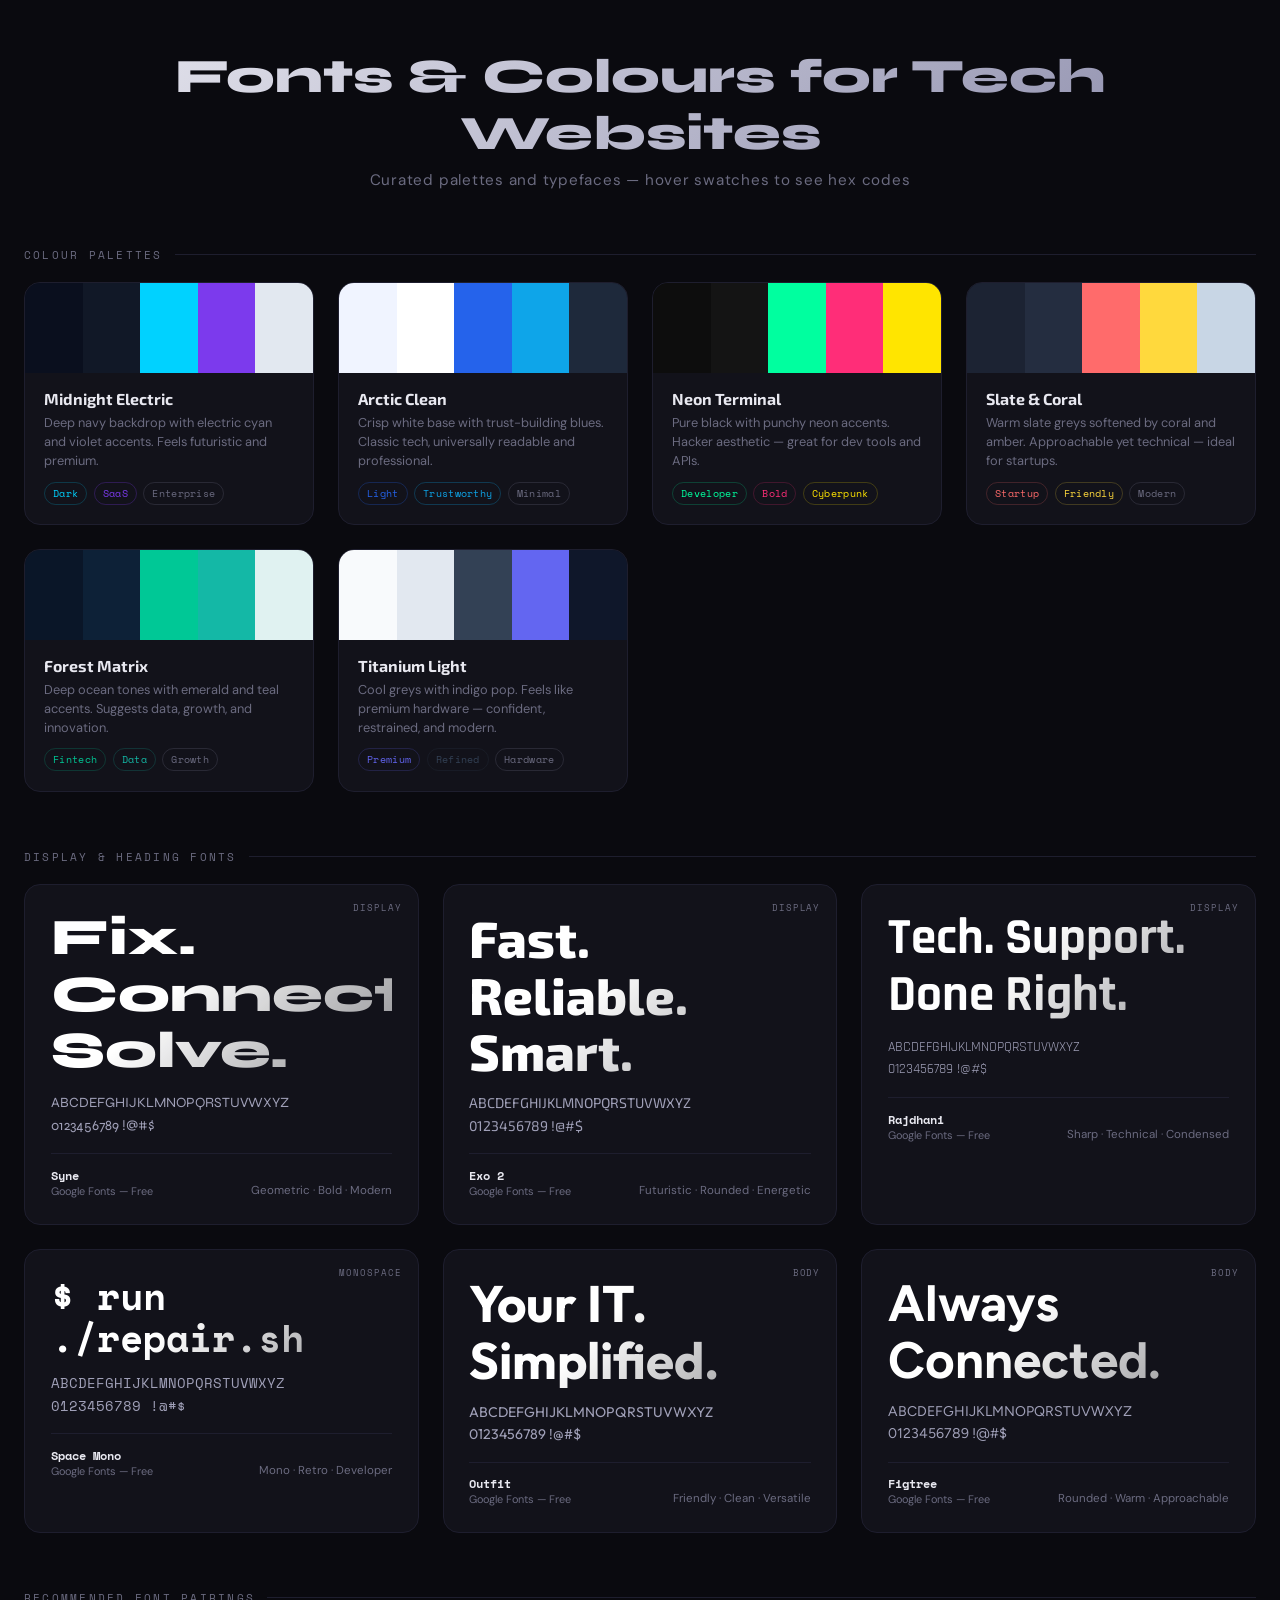
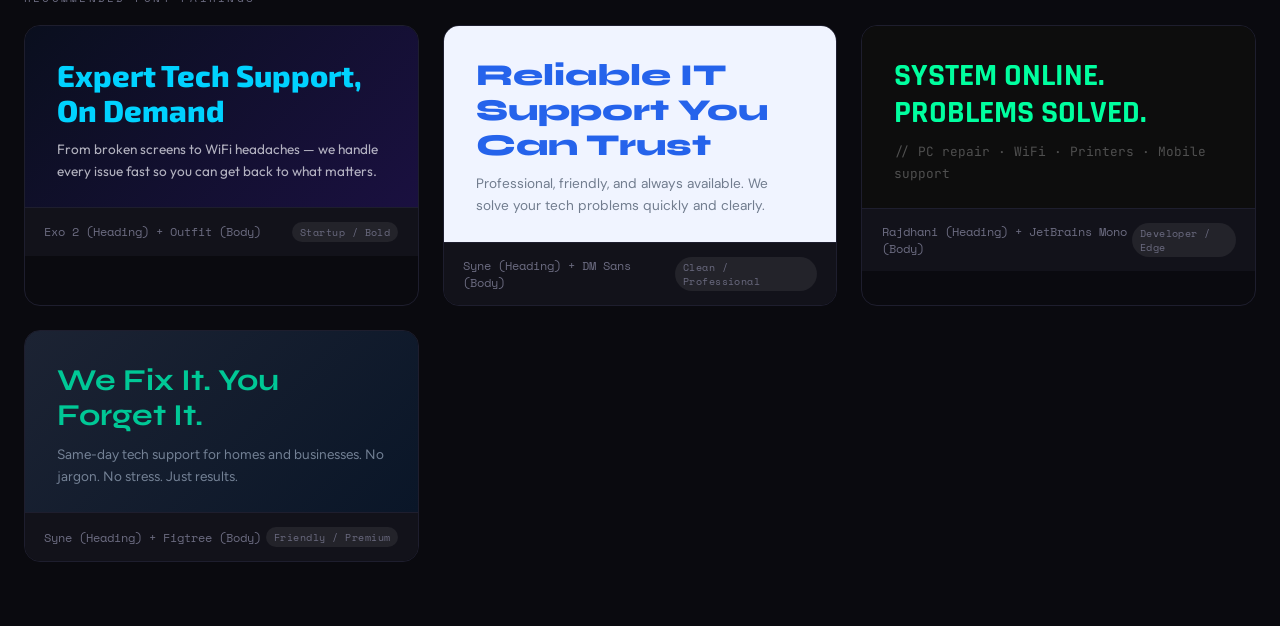
<file: font-color-showcase.html>
<!DOCTYPE html>
<html lang="en">
<head>
<meta charset="UTF-8">
<meta name="viewport" content="width=device-width, initial-scale=1.0">
<title>Tech Website — Fonts & Colours</title>
<link rel="preconnect" href="https://fonts.googleapis.com">
<link rel="preconnect" href="https://fonts.gstatic.com" crossorigin>
<link href="https://fonts.googleapis.com/css2?family=Syne:wght@400;700;800&family=Space+Mono:wght@400;700&family=DM+Sans:wght@300;400;500&family=Rajdhani:wght@400;600;700&family=Outfit:wght@300;400;600;700&family=JetBrains+Mono:wght@400;700&family=Exo+2:wght@300;400;700;800&family=Figtree:wght@400;600;700&display=swap" rel="stylesheet">
<script async src="https://www.googletagmanager.com/gtag/js?id=G-QMP705S3WR"></script>
<script>
  window.dataLayer = window.dataLayer || [];
  function gtag(){dataLayer.push(arguments);}
  gtag('js', new Date());
  gtag('config', 'G-QMP705S3WR');
</script>

<style>
  *, *::before, *::after { box-sizing: border-box; margin: 0; padding: 0; }

  :root {
    --bg: #0a0a0f;
    --surface: #12121a;
    --border: #1e1e2e;
    --text: #e8e8f0;
    --muted: #6b6b80;
  }

  body {
    background: var(--bg);
    color: var(--text);
    font-family: 'DM Sans', sans-serif;
    min-height: 100vh;
    padding: 2rem 1.5rem 4rem;
  }

  header {
    text-align: center;
    margin-bottom: 3.5rem;
    padding-top: 1rem;
  }

  header h1 {
    font-family: 'Syne', sans-serif;
    font-size: clamp(1.8rem, 5vw, 3rem);
    font-weight: 800;
    background: linear-gradient(135deg, #e8e8f0 0%, #8b8baa 100%);
    -webkit-background-clip: text;
    -webkit-text-fill-color: transparent;
    background-clip: text;
    margin-bottom: 0.5rem;
  }

  header p {
    color: var(--muted);
    font-size: 0.95rem;
    letter-spacing: 0.05em;
  }

  /* ——— SECTION TITLES ——— */
  .section-title {
    font-family: 'Space Mono', monospace;
    font-size: 0.7rem;
    letter-spacing: 0.2em;
    text-transform: uppercase;
    color: var(--muted);
    margin-bottom: 1.2rem;
    display: flex;
    align-items: center;
    gap: 0.75rem;
  }
  .section-title::after {
    content: '';
    flex: 1;
    height: 1px;
    background: var(--border);
  }

  /* ——— COLOUR PALETTES ——— */
  .palettes-grid {
    display: grid;
    grid-template-columns: repeat(auto-fill, minmax(280px, 1fr));
    gap: 1.5rem;
    margin-bottom: 3.5rem;
  }

  .palette-card {
    background: var(--surface);
    border: 1px solid var(--border);
    border-radius: 16px;
    overflow: hidden;
  }

  .palette-swatches {
    display: flex;
    height: 90px;
  }

  .swatch {
    flex: 1;
    position: relative;
    transition: flex 0.3s ease;
    cursor: pointer;
  }
  .swatch:hover { flex: 1.8; }

  .swatch-label {
    position: absolute;
    bottom: 6px;
    left: 50%;
    transform: translateX(-50%);
    font-family: 'Space Mono', monospace;
    font-size: 0.6rem;
    background: rgba(0,0,0,0.55);
    color: #fff;
    padding: 2px 5px;
    border-radius: 4px;
    white-space: nowrap;
    opacity: 0;
    transition: opacity 0.2s;
  }
  .swatch:hover .swatch-label { opacity: 1; }

  .palette-info {
    padding: 1rem 1.2rem 1.2rem;
  }

  .palette-name {
    font-family: 'Exo 2', sans-serif;
    font-weight: 700;
    font-size: 1rem;
    margin-bottom: 0.3rem;
  }

  .palette-desc {
    font-size: 0.8rem;
    color: var(--muted);
    line-height: 1.5;
  }

  .palette-tags {
    display: flex;
    gap: 0.4rem;
    flex-wrap: wrap;
    margin-top: 0.7rem;
  }

  .tag {
    font-family: 'Space Mono', monospace;
    font-size: 0.62rem;
    padding: 3px 8px;
    border-radius: 20px;
    border: 1px solid;
    letter-spacing: 0.03em;
  }

  /* ——— FONT SHOWCASE ——— */
  .fonts-grid {
    display: grid;
    grid-template-columns: repeat(auto-fill, minmax(320px, 1fr));
    gap: 1.5rem;
    margin-bottom: 3.5rem;
  }

  .font-card {
    background: var(--surface);
    border: 1px solid var(--border);
    border-radius: 16px;
    padding: 1.6rem;
    position: relative;
    overflow: hidden;
  }

  .font-card::before {
    content: attr(data-role);
    position: absolute;
    top: 1rem;
    right: 1rem;
    font-family: 'Space Mono', monospace;
    font-size: 0.58rem;
    color: var(--muted);
    letter-spacing: 0.1em;
    text-transform: uppercase;
  }

  .font-preview-big {
    font-size: clamp(2rem, 6vw, 3.2rem);
    line-height: 1.1;
    margin-bottom: 0.8rem;
    background: linear-gradient(135deg, #fff 40%, rgba(255,255,255,0.5));
    -webkit-background-clip: text;
    -webkit-text-fill-color: transparent;
    background-clip: text;
  }

  .font-preview-body {
    font-size: 0.88rem;
    color: #a0a0b8;
    line-height: 1.6;
    margin-bottom: 1rem;
  }

  .font-meta {
    display: flex;
    justify-content: space-between;
    align-items: flex-end;
    border-top: 1px solid var(--border);
    padding-top: 0.8rem;
  }

  .font-name {
    font-family: 'Space Mono', monospace;
    font-size: 0.75rem;
    color: var(--text);
    font-weight: 700;
  }

  .font-source {
    font-size: 0.68rem;
    color: var(--muted);
  }

  /* ——— PAIRINGS ——— */
  .pairings-grid {
    display: grid;
    grid-template-columns: repeat(auto-fill, minmax(340px, 1fr));
    gap: 1.5rem;
  }

  .pairing-card {
    border-radius: 16px;
    overflow: hidden;
    border: 1px solid var(--border);
  }

  .pairing-preview {
    padding: 2rem 2rem 1.5rem;
    min-height: 160px;
  }

  .pairing-heading {
    font-size: clamp(1.4rem, 3vw, 1.9rem);
    line-height: 1.15;
    margin-bottom: 0.6rem;
  }

  .pairing-body {
    font-size: 0.85rem;
    line-height: 1.65;
    opacity: 0.75;
  }

  .pairing-meta {
    background: var(--surface);
    padding: 0.9rem 1.2rem;
    border-top: 1px solid var(--border);
    display: flex;
    justify-content: space-between;
    align-items: center;
    font-size: 0.72rem;
  }

  .pairing-label {
    font-family: 'Space Mono', monospace;
    color: var(--muted);
  }

  .pairing-badge {
    font-family: 'Space Mono', monospace;
    font-size: 0.6rem;
    padding: 3px 8px;
    border-radius: 20px;
    background: rgba(255,255,255,0.07);
    color: var(--muted);
    letter-spacing: 0.05em;
  }
</style>
</head>
<body>

<header>
  <h1>Fonts & Colours for Tech Websites</h1>
  <p>Curated palettes and typefaces — hover swatches to see hex codes</p>
</header>

<!-- ——— COLOUR PALETTES ——— -->
<div class="section-title">Colour Palettes</div>
<div class="palettes-grid">

  <!-- 1. Midnight Electric -->
  <div class="palette-card">
    <div class="palette-swatches">
      <div class="swatch" style="background:#0a0f1e"><div class="swatch-label">#0A0F1E</div></div>
      <div class="swatch" style="background:#111827"><div class="swatch-label">#111827</div></div>
      <div class="swatch" style="background:#00d2ff"><div class="swatch-label">#00D2FF</div></div>
      <div class="swatch" style="background:#7c3aed"><div class="swatch-label">#7C3AED</div></div>
      <div class="swatch" style="background:#e2e8f0"><div class="swatch-label">#E2E8F0</div></div>
    </div>
    <div class="palette-info">
      <div class="palette-name">Midnight Electric</div>
      <div class="palette-desc">Deep navy backdrop with electric cyan and violet accents. Feels futuristic and premium.</div>
      <div class="palette-tags">
        <span class="tag" style="color:#00d2ff; border-color:#00d2ff33">Dark</span>
        <span class="tag" style="color:#7c3aed; border-color:#7c3aed44">SaaS</span>
        <span class="tag" style="color:#6b6b80; border-color:#6b6b8044">Enterprise</span>
      </div>
    </div>
  </div>

  <!-- 2. Arctic Clean -->
  <div class="palette-card">
    <div class="palette-swatches">
      <div class="swatch" style="background:#f0f4ff"><div class="swatch-label">#F0F4FF</div></div>
      <div class="swatch" style="background:#ffffff"><div class="swatch-label">#FFFFFF</div></div>
      <div class="swatch" style="background:#2563eb"><div class="swatch-label">#2563EB</div></div>
      <div class="swatch" style="background:#0ea5e9"><div class="swatch-label">#0EA5E9</div></div>
      <div class="swatch" style="background:#1e293b"><div class="swatch-label">#1E293B</div></div>
    </div>
    <div class="palette-info">
      <div class="palette-name">Arctic Clean</div>
      <div class="palette-desc">Crisp white base with trust-building blues. Classic tech, universally readable and professional.</div>
      <div class="palette-tags">
        <span class="tag" style="color:#2563eb; border-color:#2563eb44">Light</span>
        <span class="tag" style="color:#0ea5e9; border-color:#0ea5e944">Trustworthy</span>
        <span class="tag" style="color:#6b6b80; border-color:#6b6b8044">Minimal</span>
      </div>
    </div>
  </div>

  <!-- 3. Neon Terminal -->
  <div class="palette-card">
    <div class="palette-swatches">
      <div class="swatch" style="background:#0d0d0d"><div class="swatch-label">#0D0D0D</div></div>
      <div class="swatch" style="background:#141414"><div class="swatch-label">#141414</div></div>
      <div class="swatch" style="background:#00ff9f"><div class="swatch-label">#00FF9F</div></div>
      <div class="swatch" style="background:#ff2d78"><div class="swatch-label">#FF2D78</div></div>
      <div class="swatch" style="background:#ffe500"><div class="swatch-label">#FFE500</div></div>
    </div>
    <div class="palette-info">
      <div class="palette-name">Neon Terminal</div>
      <div class="palette-desc">Pure black with punchy neon accents. Hacker aesthetic — great for dev tools and APIs.</div>
      <div class="palette-tags">
        <span class="tag" style="color:#00ff9f; border-color:#00ff9f33">Developer</span>
        <span class="tag" style="color:#ff2d78; border-color:#ff2d7833">Bold</span>
        <span class="tag" style="color:#ffe500; border-color:#ffe50033">Cyberpunk</span>
      </div>
    </div>
  </div>

  <!-- 4. Slate & Coral -->
  <div class="palette-card">
    <div class="palette-swatches">
      <div class="swatch" style="background:#1c2333"><div class="swatch-label">#1C2333</div></div>
      <div class="swatch" style="background:#242d40"><div class="swatch-label">#242D40</div></div>
      <div class="swatch" style="background:#ff6b6b"><div class="swatch-label">#FF6B6B</div></div>
      <div class="swatch" style="background:#ffd93d"><div class="swatch-label">#FFD93D</div></div>
      <div class="swatch" style="background:#c8d6e5"><div class="swatch-label">#C8D6E5</div></div>
    </div>
    <div class="palette-info">
      <div class="palette-name">Slate & Coral</div>
      <div class="palette-desc">Warm slate greys softened by coral and amber. Approachable yet technical — ideal for startups.</div>
      <div class="palette-tags">
        <span class="tag" style="color:#ff6b6b; border-color:#ff6b6b33">Startup</span>
        <span class="tag" style="color:#ffd93d; border-color:#ffd93d33">Friendly</span>
        <span class="tag" style="color:#6b6b80; border-color:#6b6b8044">Modern</span>
      </div>
    </div>
  </div>

  <!-- 5. Forest Matrix -->
  <div class="palette-card">
    <div class="palette-swatches">
      <div class="swatch" style="background:#0a1628"><div class="swatch-label">#0A1628</div></div>
      <div class="swatch" style="background:#0d2137"><div class="swatch-label">#0D2137</div></div>
      <div class="swatch" style="background:#00c896"><div class="swatch-label">#00C896</div></div>
      <div class="swatch" style="background:#14b8a6"><div class="swatch-label">#14B8A6</div></div>
      <div class="swatch" style="background:#e0f2f1"><div class="swatch-label">#E0F2F1</div></div>
    </div>
    <div class="palette-info">
      <div class="palette-name">Forest Matrix</div>
      <div class="palette-desc">Deep ocean tones with emerald and teal accents. Suggests data, growth, and innovation.</div>
      <div class="palette-tags">
        <span class="tag" style="color:#00c896; border-color:#00c89633">Fintech</span>
        <span class="tag" style="color:#14b8a6; border-color:#14b8a633">Data</span>
        <span class="tag" style="color:#6b6b80; border-color:#6b6b8044">Growth</span>
      </div>
    </div>
  </div>

  <!-- 6. Titanium Light -->
  <div class="palette-card">
    <div class="palette-swatches">
      <div class="swatch" style="background:#f8fafc"><div class="swatch-label">#F8FAFC</div></div>
      <div class="swatch" style="background:#e2e8f0"><div class="swatch-label">#E2E8F0</div></div>
      <div class="swatch" style="background:#334155"><div class="swatch-label">#334155</div></div>
      <div class="swatch" style="background:#6366f1"><div class="swatch-label">#6366F1</div></div>
      <div class="swatch" style="background:#0f172a"><div class="swatch-label">#0F172A</div></div>
    </div>
    <div class="palette-info">
      <div class="palette-name">Titanium Light</div>
      <div class="palette-desc">Cool greys with indigo pop. Feels like premium hardware — confident, restrained, and modern.</div>
      <div class="palette-tags">
        <span class="tag" style="color:#6366f1; border-color:#6366f133">Premium</span>
        <span class="tag" style="color:#334155; border-color:#33415533">Refined</span>
        <span class="tag" style="color:#6b6b80; border-color:#6b6b8044">Hardware</span>
      </div>
    </div>
  </div>

</div>

<!-- ——— FONT SHOWCASE ——— -->
<div class="section-title">Display & Heading Fonts</div>
<div class="fonts-grid">

  <div class="font-card" data-role="Display">
    <div class="font-preview-big" style="font-family:'Syne',sans-serif; font-weight:800">Fix. Connect. Solve.</div>
    <div class="font-preview-body" style="font-family:'Syne',sans-serif">ABCDEFGHIJKLMNOPQRSTUVWXYZ<br>0123456789 !@#$</div>
    <div class="font-meta">
      <div>
        <div class="font-name">Syne</div>
        <div class="font-source">Google Fonts — Free</div>
      </div>
      <div style="font-size:0.72rem; color:#6b6b80">Geometric · Bold · Modern</div>
    </div>
  </div>

  <div class="font-card" data-role="Display">
    <div class="font-preview-big" style="font-family:'Exo 2',sans-serif; font-weight:800">Fast. Reliable. Smart.</div>
    <div class="font-preview-body" style="font-family:'Exo 2',sans-serif">ABCDEFGHIJKLMNOPQRSTUVWXYZ<br>0123456789 !@#$</div>
    <div class="font-meta">
      <div>
        <div class="font-name">Exo 2</div>
        <div class="font-source">Google Fonts — Free</div>
      </div>
      <div style="font-size:0.72rem; color:#6b6b80">Futuristic · Rounded · Energetic</div>
    </div>
  </div>

  <div class="font-card" data-role="Display">
    <div class="font-preview-big" style="font-family:'Rajdhani',sans-serif; font-weight:700">Tech. Support. Done Right.</div>
    <div class="font-preview-body" style="font-family:'Rajdhani',sans-serif">ABCDEFGHIJKLMNOPQRSTUVWXYZ<br>0123456789 !@#$</div>
    <div class="font-meta">
      <div>
        <div class="font-name">Rajdhani</div>
        <div class="font-source">Google Fonts — Free</div>
      </div>
      <div style="font-size:0.72rem; color:#6b6b80">Sharp · Technical · Condensed</div>
    </div>
  </div>

  <div class="font-card" data-role="Monospace">
    <div class="font-preview-big" style="font-family:'Space Mono',monospace; font-weight:700; font-size:clamp(1.4rem,4vw,2.4rem)">$ run ./repair.sh</div>
    <div class="font-preview-body" style="font-family:'Space Mono',monospace">ABCDEFGHIJKLMNOPQRSTUVWXYZ<br>0123456789 !@#$</div>
    <div class="font-meta">
      <div>
        <div class="font-name">Space Mono</div>
        <div class="font-source">Google Fonts — Free</div>
      </div>
      <div style="font-size:0.72rem; color:#6b6b80">Mono · Retro · Developer</div>
    </div>
  </div>

  <div class="font-card" data-role="Body">
    <div class="font-preview-big" style="font-family:'Outfit',sans-serif; font-weight:700">Your IT. Simplified.</div>
    <div class="font-preview-body" style="font-family:'Outfit',sans-serif">ABCDEFGHIJKLMNOPQRSTUVWXYZ<br>0123456789 !@#$</div>
    <div class="font-meta">
      <div>
        <div class="font-name">Outfit</div>
        <div class="font-source">Google Fonts — Free</div>
      </div>
      <div style="font-size:0.72rem; color:#6b6b80">Friendly · Clean · Versatile</div>
    </div>
  </div>

  <div class="font-card" data-role="Body">
    <div class="font-preview-big" style="font-family:'Figtree',sans-serif; font-weight:700">Always Connected.</div>
    <div class="font-preview-body" style="font-family:'Figtree',sans-serif">ABCDEFGHIJKLMNOPQRSTUVWXYZ<br>0123456789 !@#$</div>
    <div class="font-meta">
      <div>
        <div class="font-name">Figtree</div>
        <div class="font-source">Google Fonts — Free</div>
      </div>
      <div style="font-size:0.72rem; color:#6b6b80">Rounded · Warm · Approachable</div>
    </div>
  </div>

</div>

<!-- ——— FONT PAIRINGS ——— -->
<div class="section-title">Recommended Font Pairings</div>
<div class="pairings-grid">

  <!-- Pairing 1 -->
  <div class="pairing-card">
    <div class="pairing-preview" style="background:linear-gradient(135deg,#0a0f1e,#1a1040); color:#e8e8f0">
      <div class="pairing-heading" style="font-family:'Exo 2',sans-serif; font-weight:800; color:#00d2ff">Expert Tech Support, On Demand</div>
      <div class="pairing-body" style="font-family:'Outfit',sans-serif">From broken screens to WiFi headaches — we handle every issue fast so you can get back to what matters.</div>
    </div>
    <div class="pairing-meta">
      <span class="pairing-label">Exo 2 (Heading) + Outfit (Body)</span>
      <span class="pairing-badge">Startup / Bold</span>
    </div>
  </div>

  <!-- Pairing 2 -->
  <div class="pairing-card">
    <div class="pairing-preview" style="background:#f0f4ff; color:#1e293b">
      <div class="pairing-heading" style="font-family:'Syne',sans-serif; font-weight:800; color:#2563eb">Reliable IT Support You Can Trust</div>
      <div class="pairing-body" style="font-family:'DM Sans',sans-serif; color:#475569">Professional, friendly, and always available. We solve your tech problems quickly and clearly.</div>
    </div>
    <div class="pairing-meta">
      <span class="pairing-label">Syne (Heading) + DM Sans (Body)</span>
      <span class="pairing-badge">Clean / Professional</span>
    </div>
  </div>

  <!-- Pairing 3 -->
  <div class="pairing-card">
    <div class="pairing-preview" style="background:#0d0d0d; color:#e8e8f0">
      <div class="pairing-heading" style="font-family:'Rajdhani',sans-serif; font-weight:700; color:#00ff9f; font-size:clamp(1.5rem,3vw,2rem)">SYSTEM ONLINE. PROBLEMS SOLVED.</div>
      <div class="pairing-body" style="font-family:'JetBrains Mono',monospace; font-size:0.8rem; color:#666">// PC repair · WiFi · Printers · Mobile support</div>
    </div>
    <div class="pairing-meta">
      <span class="pairing-label">Rajdhani (Heading) + JetBrains Mono (Body)</span>
      <span class="pairing-badge">Developer / Edge</span>
    </div>
  </div>

  <!-- Pairing 4 -->
  <div class="pairing-card">
    <div class="pairing-preview" style="background:linear-gradient(135deg,#1c2333,#0a1628); color:#e8e8f0">
      <div class="pairing-heading" style="font-family:'Syne',sans-serif; font-weight:700; color:#00c896">We Fix It. You Forget It.</div>
      <div class="pairing-body" style="font-family:'Figtree',sans-serif; color:#94a3b8">Same-day tech support for homes and businesses. No jargon. No stress. Just results.</div>
    </div>
    <div class="pairing-meta">
      <span class="pairing-label">Syne (Heading) + Figtree (Body)</span>
      <span class="pairing-badge">Friendly / Premium</span>
    </div>
  </div>

</div>

</body>
</html>
</file>
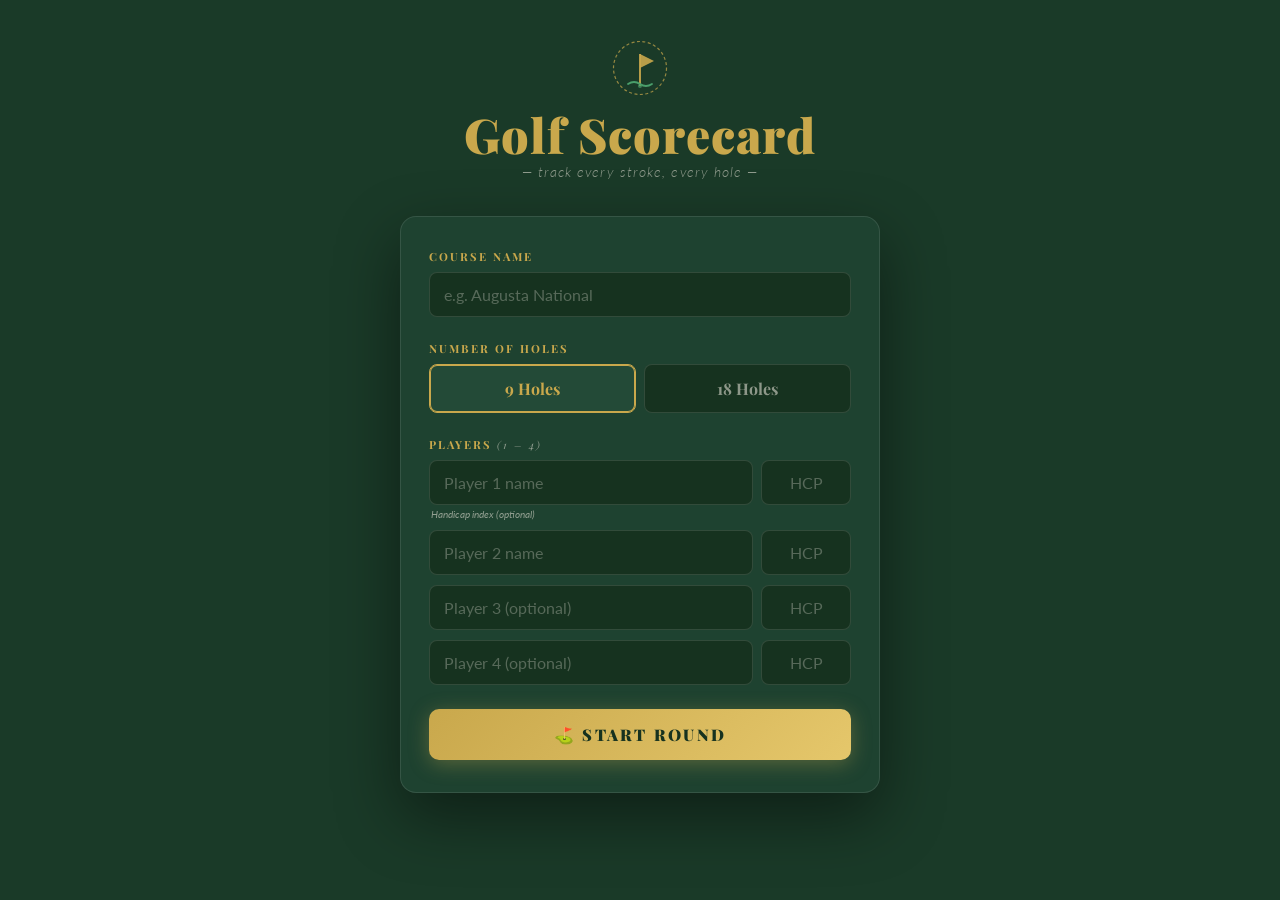
<file: golf-scorecard-v2.html>
<!DOCTYPE html>
<html lang="en">
<head>
<meta charset="UTF-8">
<meta name="viewport" content="width=device-width, initial-scale=1.0, maximum-scale=1.0, user-scalable=no">
<title>Golf Scorecard</title>
<link href="https://fonts.googleapis.com/css2?family=Playfair+Display:ital,wght@0,400;0,700;0,900;1,400&family=Lato:wght@300;400;700&display=swap" rel="stylesheet">
<script async src="https://www.googletagmanager.com/gtag/js?id=G-QMP705S3WR"></script>
<script>
  window.dataLayer = window.dataLayer || [];
  function gtag(){dataLayer.push(arguments);}
  gtag('js', new Date());
  gtag('config', 'G-QMP705S3WR');
</script>
<style>
:root {
  --bg:        #1a3a28;
  --bg2:       #16321f;
  --surface:   #1e4230;
  --surface2:  #234a37;
  --border:    rgba(255,255,255,0.10);
  --gold:      #c9a84c;
  --gold2:     #e5c76b;
  --cream:     #f0ebe0;
  --muted:     rgba(240,235,224,0.55);
  --green-acc: #4a9e6b;

  --eagle:     #f5c842;
  --birdie:    #7ee8a2;
  --par-c:     #f0ebe0;
  --bogey:     #f4a261;
  --double:    #e76f51;
  --triple:    #c1121f;
}

*, *::before, *::after { box-sizing: border-box; margin: 0; padding: 0; }

/* Prevent iOS zoom on input focus */
input { font-size: 16px !important; }

/* Remove number spinners */
input[type=number]::-webkit-inner-spin-button,
input[type=number]::-webkit-outer-spin-button { -webkit-appearance: none; margin: 0; }
input[type=number] { -moz-appearance: textfield; appearance: textfield; }

/* iOS Safari text color fix */
input[type=number], input[type=text] {
  -webkit-text-fill-color: inherit;
  opacity: 1;
}

html, body {
  min-height: 100%;
  background: var(--bg);
  color: var(--cream);
  font-family: 'Lato', sans-serif;
  -webkit-font-smoothing: antialiased;
}

/* ══════════════════════════════════════
   SETUP SCREEN
══════════════════════════════════════ */
#setup {
  min-height: 100vh;
  display: flex;
  flex-direction: column;
  align-items: center;
  justify-content: flex-start;
  padding: 40px 16px 60px;
  gap: 0;
}

.setup-logo {
  width: 56px;
  height: 56px;
  margin-bottom: 14px;
}

.setup-title {
  font-family: 'Playfair Display', serif;
  font-size: clamp(2rem, 7vw, 3rem);
  font-weight: 900;
  color: var(--gold);
  letter-spacing: 0.02em;
  line-height: 1;
  text-align: center;
}

.setup-sub {
  font-size: 0.85rem;
  font-weight: 300;
  color: var(--muted);
  font-style: italic;
  margin-top: 6px;
  margin-bottom: 36px;
  letter-spacing: 0.08em;
  text-align: center;
}

.setup-card {
  width: 100%;
  max-width: 480px;
  background: var(--surface);
  border: 1px solid var(--border);
  border-radius: 16px;
  padding: 32px 28px;
  display: flex;
  flex-direction: column;
  gap: 24px;
  box-shadow: 0 24px 64px rgba(0,0,0,0.45);
}

.field-label {
  font-size: 0.7rem;
  font-weight: 700;
  letter-spacing: 0.18em;
  text-transform: uppercase;
  color: var(--gold);
  margin-bottom: 8px;
  font-family: 'Playfair Display', serif;
}

.text-input {
  width: 100%;
  background: var(--bg2);
  border: 1px solid rgba(255,255,255,0.12);
  border-radius: 8px;
  padding: 12px 14px;
  color: var(--cream);
  -webkit-text-fill-color: var(--cream);
  font-family: 'Lato', sans-serif;
  font-size: 0.95rem;
  outline: none;
  transition: border-color 0.2s;
}
.text-input::placeholder { color: rgba(240,235,224,0.3); -webkit-text-fill-color: rgba(240,235,224,0.3); }
.text-input:focus { border-color: var(--gold); }

/* Holes toggle */
.holes-toggle {
  display: grid;
  grid-template-columns: 1fr 1fr;
  gap: 8px;
}
.hole-opt {
  background: var(--bg2);
  border: 1px solid rgba(255,255,255,0.12);
  border-radius: 8px;
  padding: 13px 10px;
  text-align: center;
  font-family: 'Playfair Display', serif;
  font-size: 1rem;
  font-weight: 700;
  color: var(--muted);
  cursor: pointer;
  transition: all 0.18s;
  user-select: none;
}
.hole-opt:hover { border-color: var(--gold); color: var(--cream); }
.hole-opt.active {
  background: var(--surface2);
  border-color: var(--gold);
  color: var(--gold);
  box-shadow: 0 0 0 1px var(--gold) inset;
}

/* Players */
.players-list { display: flex; flex-direction: column; gap: 10px; }
.player-row {
  display: grid;
  grid-template-columns: 1fr 90px;
  gap: 8px;
  align-items: flex-start;
}
.hcp-input {
  background: var(--bg2);
  border: 1px solid rgba(255,255,255,0.12);
  border-radius: 8px;
  padding: 12px 10px;
  color: var(--cream);
  -webkit-text-fill-color: var(--cream);
  font-family: 'Lato', sans-serif;
  font-size: 0.95rem;
  text-align: center;
  outline: none;
  transition: border-color 0.2s;
  width: 100%;
}
.hcp-input::placeholder { color: rgba(240,235,224,0.3); -webkit-text-fill-color: rgba(240,235,224,0.3); }
.hcp-input:focus { border-color: var(--gold); }
.hcp-label {
  font-size: 0.65rem;
  color: var(--muted);
  font-style: italic;
  margin-top: 3px;
  padding-left: 2px;
}

/* Start button */
.start-btn {
  width: 100%;
  padding: 15px;
  background: linear-gradient(135deg, var(--gold), var(--gold2));
  border: none;
  border-radius: 10px;
  color: var(--bg2);
  font-family: 'Playfair Display', serif;
  font-size: 1rem;
  font-weight: 900;
  letter-spacing: 0.14em;
  text-transform: uppercase;
  cursor: pointer;
  transition: all 0.2s;
  box-shadow: 0 4px 20px rgba(201,168,76,0.35);
}
.start-btn:hover { transform: translateY(-2px); box-shadow: 0 8px 28px rgba(201,168,76,0.5); }
.start-btn:active { transform: translateY(0); }

/* ══════════════════════════════════════
   SCORECARD SCREEN
══════════════════════════════════════ */
#scorecard {
  display: none;
  min-height: 100vh;
  padding: 0 0 60px;
}

/* Header */
.sc-header {
  text-align: center;
  padding: 28px 20px 22px;
  border-bottom: 1px solid var(--border);
  background: var(--bg2);
  position: sticky;
  top: 0;
  z-index: 10;
}
.sc-course {
  font-family: 'Playfair Display', serif;
  font-size: clamp(1.5rem, 6vw, 2.4rem);
  font-weight: 900;
  color: var(--gold);
  line-height: 1;
}
.sc-meta {
  font-size: 0.82rem;
  font-style: italic;
  color: var(--muted);
  margin-top: 5px;
  letter-spacing: 0.06em;
}

/* Table wrapper */
.table-outer {
  padding: 16px 12px 0;
  overflow-x: auto;
  -webkit-overflow-scrolling: touch;
}

/* Table */
table {
  width: auto;
  min-width: 100%;
  border-collapse: separate;
  border-spacing: 0;
  table-layout: auto;
  background: var(--surface);
  border-radius: 12px;
  overflow: visible;
  border: 1px solid var(--border);
  box-shadow: 0 6px 24px rgba(0,0,0,0.35);
}

/* Freeze the player name column */
thead tr.header-row th.name-col,
thead tr.par-row   th.name-col,
tbody tr           td.name-col {
  position: sticky;
  left: 0;
  z-index: 2;
}
thead tr.header-row th.name-col { background: var(--bg2); min-width: 90px; }
thead tr.par-row    th.name-col { background: rgba(26,50,31,0.97); min-width: 90px; }
tbody tr            td.name-col { background: var(--surface); min-width: 90px; }
tbody tr:nth-child(even) td.name-col { background: #1f4433; }

/* Freeze Total column on the right */
thead tr.header-row th.tot-col,
thead tr.par-row    th.tot-col,
tbody tr            td.tot-col {
  position: sticky;
  right: 0;
  z-index: 2;
}
thead tr.header-row th.tot-col { background: var(--bg2); }
thead tr.par-row    th.tot-col { background: rgba(26,50,31,0.97); }
tbody tr            td.tot-col { background: rgba(26,42,30,0.97); }
tbody tr:nth-child(even) td.tot-col { background: #1a3525; }

/* Fixed widths for hole/total columns so they don't squish */
thead tr.header-row th:not(.name-col):not(.tot-col),
thead tr.par-row    th:not(.name-col):not(.tot-col),
tbody tr            td:not(.name-col):not(.tot-col) {
  min-width: 44px;
  width: 44px;
}
thead tr.header-row th.tot-col,
thead tr.par-row    th.tot-col,
tbody tr            td.tot-col {
  min-width: 52px;
  width: 52px;
}

/* Header row */
thead tr.header-row th {
  background: var(--bg2);
  padding: 10px 4px;
  font-family: 'Playfair Display', serif;
  font-size: clamp(0.6rem, 2vw, 0.75rem);
  font-weight: 700;
  letter-spacing: 0.1em;
  text-transform: uppercase;
  color: var(--gold);
  border-bottom: 1px solid rgba(201,168,76,0.25);
  text-align: center;
  overflow: hidden;
}
thead tr.header-row th.name-col {
  text-align: left;
  padding-left: 12px;
}

/* Par row */
thead tr.par-row th {
  background: rgba(26,50,31,0.9);
  padding: 0;
  border-bottom: 1px solid rgba(255,255,255,0.08);
  text-align: center;
  overflow: hidden;
}
thead tr.par-row th.name-col {
  text-align: left;
  padding-left: 12px;
  font-family: 'Playfair Display', serif;
  font-size: clamp(0.62rem, 2vw, 0.75rem);
  font-weight: 700;
  letter-spacing: 0.1em;
  text-transform: uppercase;
  color: var(--muted);
}
.par-total-cell, .par-out-cell, .par-in-cell {
  font-family: 'Playfair Display', serif;
  font-size: clamp(0.7rem, 2vw, 0.85rem);
  font-weight: 700;
  color: var(--muted);
  padding: 8px 4px;
}

/* Par input */
.par-inp {
  display: block;
  width: 100%;
  height: 34px;
  background: transparent;
  border: none;
  text-align: center;
  font-family: 'Playfair Display', serif;
  font-size: clamp(0.7rem, 2.2vw, 0.85rem);
  font-weight: 700;
  color: var(--muted);
  -webkit-text-fill-color: var(--muted);
  outline: none;
  cursor: pointer;
  padding: 0;
  -webkit-appearance: none;
  appearance: none;
  border-radius: 0;
  box-sizing: border-box;
}
.par-inp:focus {
  color: var(--cream);
  -webkit-text-fill-color: var(--cream);
  background: rgba(201,168,76,0.1);
}

/* Player data rows */
tbody tr {
  border-bottom: 1px solid rgba(255,255,255,0.06);
}
tbody tr:last-child { border-bottom: none; }
tbody tr:nth-child(even) { background: rgba(255,255,255,0.02); }

td {
  padding: 0;
  text-align: center;
  overflow: hidden;
}
td.name-col {
  padding: 0 6px 0 12px;
  text-align: left;
  font-family: 'Playfair Display', serif;
  font-size: clamp(0.65rem, 2.2vw, 0.85rem);
  font-weight: 700;
  color: var(--cream);
  white-space: nowrap;
  overflow: hidden;
  text-overflow: ellipsis;
  background: rgba(0,0,0,0.08);
}

/* Score input */
.sc-inp {
  display: block;
  width: 100%;
  height: 44px;
  background: transparent;
  border: none;
  text-align: center;
  font-family: 'Playfair Display', serif;
  font-size: clamp(0.8rem, 2.5vw, 1rem);
  font-weight: 700;
  color: var(--cream);
  -webkit-text-fill-color: var(--cream);
  outline: none;
  cursor: pointer;
  padding: 0;
  -webkit-appearance: none;
  appearance: none;
  border-radius: 0;
  box-sizing: border-box;
  transition: background 0.12s;
}
.sc-inp::placeholder { color: rgba(240,235,224,0.2); -webkit-text-fill-color: rgba(240,235,224,0.2); }
.sc-inp:focus { background: rgba(201,168,76,0.12); color: var(--gold2); -webkit-text-fill-color: var(--gold2); }

/* Score colour classes */
.sc-inp.eagle      { color: var(--eagle);  -webkit-text-fill-color: var(--eagle);  background: rgba(245,200,66,0.15); }
.sc-inp.birdie     { color: var(--birdie); -webkit-text-fill-color: var(--birdie); background: rgba(126,232,162,0.13); }
.sc-inp.par-hit    { color: var(--par-c);  -webkit-text-fill-color: var(--par-c); }
.sc-inp.bogey      { color: var(--bogey);  -webkit-text-fill-color: var(--bogey);  background: rgba(244,162,97,0.1); }
.sc-inp.double     { color: var(--double); -webkit-text-fill-color: var(--double); background: rgba(231,111,81,0.14); }
.sc-inp.triple     { color: var(--triple); -webkit-text-fill-color: var(--triple); background: rgba(193,18,31,0.16); }

/* Subtotal / total cells */
.sub-cell, .tot-cell {
  font-family: 'Playfair Display', serif;
  font-size: clamp(0.7rem, 2.2vw, 0.9rem);
  font-weight: 700;
  padding: 0 4px;
  text-align: center;
  white-space: nowrap;
}
.sub-cell { color: var(--muted); background: rgba(0,0,0,0.1); }
.tot-cell { color: var(--gold);  background: rgba(0,0,0,0.15); }

/* ── LEGEND ── */
.legend {
  display: flex;
  flex-wrap: wrap;
  gap: 10px 14px;
  justify-content: center;
  padding: 14px 16px 0;
  font-size: clamp(0.62rem, 2vw, 0.72rem);
  color: var(--muted);
}
.lg-item { display: flex; align-items: center; gap: 5px; }
.lg-dot  { width: 9px; height: 9px; border-radius: 50%; flex-shrink: 0; }

/* ── RESULTS ── */
#results {
  display: none;
  margin: 28px 12px 0;
  border-top: 1px solid rgba(201,168,76,0.2);
  padding-top: 28px;
}
.results-title {
  font-family: 'Playfair Display', serif;
  font-size: 1.3rem;
  font-weight: 900;
  color: var(--gold);
  text-align: center;
  margin-bottom: 18px;
  letter-spacing: 0.06em;
}
.results-grid {
  display: grid;
  grid-template-columns: repeat(auto-fit, minmax(160px, 1fr));
  gap: 12px;
}
.res-card {
  background: var(--surface);
  border: 1px solid var(--border);
  border-radius: 12px;
  padding: 20px 16px;
  text-align: center;
  transition: transform 0.2s;
}
.res-card:hover { transform: translateY(-2px); }
.res-card.winner { border-color: var(--gold); background: var(--surface2); }
.res-crown { font-size: 1.3rem; margin-bottom: 4px; }
.res-name  { font-family: 'Playfair Display', serif; font-size: 1rem; font-weight: 700; color: var(--cream); margin-bottom: 6px; }
.res-score { font-family: 'Playfair Display', serif; font-size: 2rem; font-weight: 900; color: var(--gold); line-height: 1; }
.res-par   { font-size: 0.78rem; color: var(--muted); margin-top: 4px; font-style: italic; }
.res-hcp   { margin-top: 10px; padding-top: 10px; border-top: 1px solid rgba(201,168,76,0.18); font-size: 0.75rem; color: var(--muted); }
.res-hcp span { display: block; font-family: 'Playfair Display', serif; font-size: 1.1rem; font-weight: 700; color: var(--gold2); }

/* ── ACTION BAR ── */
.action-bar {
  display: flex;
  gap: 10px;
  justify-content: center;
  flex-wrap: wrap;
  padding: 24px 12px 0;
}
.btn-ghost {
  padding: 11px 22px;
  background: transparent;
  border: 1px solid rgba(201,168,76,0.4);
  border-radius: 8px;
  color: var(--gold);
  font-family: 'Playfair Display', serif;
  font-size: 0.78rem;
  font-weight: 700;
  letter-spacing: 0.12em;
  text-transform: uppercase;
  cursor: pointer;
  transition: all 0.18s;
}
.btn-ghost:hover { background: rgba(201,168,76,0.1); border-color: var(--gold); }
.btn-filled {
  padding: 11px 22px;
  background: linear-gradient(135deg, var(--gold), var(--gold2));
  border: none;
  border-radius: 8px;
  color: var(--bg2);
  font-family: 'Playfair Display', serif;
  font-size: 0.78rem;
  font-weight: 900;
  letter-spacing: 0.12em;
  text-transform: uppercase;
  cursor: pointer;
  transition: all 0.18s;
  box-shadow: 0 3px 14px rgba(201,168,76,0.3);
}
.btn-filled:hover { transform: translateY(-1px); box-shadow: 0 6px 20px rgba(201,168,76,0.45); }

/* ── ANIMATIONS ── */
@keyframes fadeUp {
  from { opacity: 0; transform: translateY(18px); }
  to   { opacity: 1; transform: translateY(0); }
}
#setup    { animation: fadeUp 0.6s ease both; }
#scorecard { animation: fadeUp 0.5s ease both; }

/* ── RESPONSIVE ── */
@media (max-width: 420px) {
  .setup-card { padding: 24px 16px; }
  .player-row { grid-template-columns: 1fr 78px; }
}
</style>
</head>
<body>

<!-- ════════════════════════════════
     SETUP SCREEN
════════════════════════════════ -->
<div id="setup">

  <!-- Golf flag SVG crest -->
  <svg class="setup-logo" viewBox="0 0 56 56" fill="none" xmlns="http://www.w3.org/2000/svg">
    <circle cx="28" cy="28" r="26.5" stroke="#c9a84c" stroke-width="1.2" stroke-dasharray="3 2.5" opacity="0.7"/>
    <line x1="28" y1="46" x2="28" y2="14" stroke="#c9a84c" stroke-width="1.8"/>
    <polygon points="28,14 42,21 28,28" fill="#c9a84c" opacity="0.9"/>
    <path d="M16 44 Q22 40 28 44 Q34 48 40 44" stroke="#4a9e6b" stroke-width="1.8" fill="none" stroke-linecap="round"/>
    <circle cx="28" cy="46" r="2" fill="#4a9e6b" opacity="0.7"/>
  </svg>

  <div class="setup-title">Golf Scorecard</div>
  <div class="setup-sub">— track every stroke, every hole —</div>

  <div class="setup-card">

    <!-- Course name -->
    <div>
      <div class="field-label">Course Name</div>
      <input class="text-input" type="text" id="s-course" placeholder="e.g. Augusta National" maxlength="60" autocomplete="off">
    </div>

    <!-- Holes -->
    <div>
      <div class="field-label">Number of Holes</div>
      <div class="holes-toggle">
        <div class="hole-opt active" id="opt-9" onclick="setHoles(9)">9 Holes</div>
        <div class="hole-opt" id="opt-18" onclick="setHoles(18)">18 Holes</div>
      </div>
    </div>

    <!-- Players -->
    <div>
      <div class="field-label">Players <span style="font-weight:400;font-style:italic;color:var(--muted);font-size:0.65rem">(1 – 4)</span></div>
      <div class="players-list" id="players-list">
        <div>
          <div class="player-row">
            <input class="text-input pname" type="text" placeholder="Player 1 name" maxlength="28" autocomplete="off">
            <input class="hcp-input phcp" type="number" placeholder="HCP" min="0" max="54" step="0.1">
          </div>
          <div class="hcp-label">Handicap index (optional)</div>
        </div>
        <div>
          <div class="player-row">
            <input class="text-input pname" type="text" placeholder="Player 2 name" maxlength="28" autocomplete="off">
            <input class="hcp-input phcp" type="number" placeholder="HCP" min="0" max="54" step="0.1">
          </div>
        </div>
        <div>
          <div class="player-row">
            <input class="text-input pname" type="text" placeholder="Player 3 (optional)" maxlength="28" autocomplete="off">
            <input class="hcp-input phcp" type="number" placeholder="HCP" min="0" max="54" step="0.1">
          </div>
        </div>
        <div>
          <div class="player-row">
            <input class="text-input pname" type="text" placeholder="Player 4 (optional)" maxlength="28" autocomplete="off">
            <input class="hcp-input phcp" type="number" placeholder="HCP" min="0" max="54" step="0.1">
          </div>
        </div>
      </div>
    </div>

    <button class="start-btn" onclick="startRound()">⛳ Start Round</button>
  </div>
</div>

<!-- ════════════════════════════════
     SCORECARD SCREEN
════════════════════════════════ -->
<div id="scorecard">

  <div class="sc-header">
    <div class="sc-course" id="sc-course">Golf Course</div>
    <div class="sc-meta" id="sc-meta">9 Holes · 1 Player</div>
  </div>

  <div class="table-outer">
    <table id="main-table"></table>
  </div>

  <!-- Legend -->
  <div class="legend">
    <div class="lg-item"><div class="lg-dot" style="background:var(--eagle)"></div> Eagle (−2)</div>
    <div class="lg-item"><div class="lg-dot" style="background:var(--birdie)"></div> Birdie (−1)</div>
    <div class="lg-item"><div class="lg-dot" style="background:var(--par-c);border:1px solid rgba(255,255,255,0.25)"></div> Par</div>
    <div class="lg-item"><div class="lg-dot" style="background:var(--bogey)"></div> Bogey (+1)</div>
    <div class="lg-item"><div class="lg-dot" style="background:var(--double)"></div> Double (+2)</div>
    <div class="lg-item"><div class="lg-dot" style="background:var(--triple)"></div> Triple+</div>
  </div>

  <!-- Results -->
  <div id="results">
    <div class="results-title">⛳ Final Results</div>
    <div class="results-grid" id="results-grid"></div>
  </div>

  <!-- Actions -->
  <div class="action-bar">
    <button class="btn-ghost" onclick="calcResults()">Calculate Results</button>
    <button class="btn-ghost" id="btn-clear" data-confirm="0" onclick="clearScores()">Clear Scores</button>
    <button class="btn-filled" onclick="newGame()">New Game</button>
  </div>

</div>

<script>
/* ── State ── */
let holes   = 9;
let players = [];
let pars    = [];

/* ── Setup ── */
function setHoles(n) {
  holes = n;
  document.getElementById('opt-9').classList.toggle('active', n === 9);
  document.getElementById('opt-18').classList.toggle('active', n === 18);
}

function startRound() {
  const courseVal = document.getElementById('s-course').value.trim();
  const nameEls   = document.querySelectorAll('.pname');
  const hcpEls    = document.querySelectorAll('.phcp');

  players = [];
  nameEls.forEach((el, i) => {
    const n = el.value.trim();
    if (n) players.push({ name: n, hcp: parseFloat(hcpEls[i].value) || 0 });
  });

  if (!players.length) { alert('Please enter at least one player name.'); return; }

  pars = Array(holes).fill(4);

  document.getElementById('sc-course').textContent = courseVal || 'Golf Course';
  document.getElementById('sc-meta').textContent   = `${holes} Holes · ${players.length} Player${players.length > 1 ? 's' : ''}`;

  buildTable();

  document.getElementById('setup').style.display     = 'none';
  document.getElementById('scorecard').style.display = 'block';
  document.getElementById('results').style.display   = 'none';
}

/* ── Build table ── */
function buildTable() {
  const tbl  = document.getElementById('main-table');
  const is18 = holes === 18;
  const half = is18 ? 9 : holes;

  /* No colgroup needed — table is scrollable with auto layout */
  let cg = '';

  /* ── Header row ── */
  let head = '<thead>';
  head += '<tr class="header-row">';
  head += '<th class="name-col">Player</th>';
  for (let h = 1; h <= half; h++)  head += `<th>H${h}</th>`;
  if (is18) {
    head += '<th>Out</th>';
    for (let h = 10; h <= 18; h++) head += `<th>H${h}</th>`;
    head += '<th>In</th>';
  }
  head += '<th class="tot-col">Total</th></tr>';

  /* ── Par row ── */
  head += '<tr class="par-row">';
  head += '<th class="name-col">Par</th>';
  for (let h = 0; h < half; h++) {
    head += `<th><input class="par-inp" type="number" id="p-${h}" value="4" min="3" max="5" oninput="parChanged(${h},this.value)"></th>`;
  }
  if (is18) {
    head += `<th class="par-out-cell" id="par-out">36</th>`;
    for (let h = 9; h < 18; h++) {
      head += `<th><input class="par-inp" type="number" id="p-${h}" value="4" min="3" max="5" oninput="parChanged(${h},this.value)"></th>`;
    }
    head += `<th class="par-in-cell" id="par-in">36</th>`;
  }
  const totalPar = pars.reduce((a,b)=>a+b,0);
  head += `<th class="par-total-cell tot-col" id="par-tot">${totalPar}</th>`;
  head += '</tr></thead>';

  /* ── Body rows ── */
  let body = '<tbody>';
  players.forEach((p, pi) => {
    body += '<tr>';
    body += `<td class="name-col">${esc(p.name)}</td>`;
    for (let h = 0; h < half; h++) {
      body += `<td><input class="sc-inp" type="number" id="s-${pi}-${h}" min="1" max="20" placeholder="·" oninput="scoreChanged(${pi},${h},this)"></td>`;
    }
    if (is18) {
      body += `<td class="sub-cell" id="out-${pi}">—</td>`;
      for (let h = 9; h < 18; h++) {
        body += `<td><input class="sc-inp" type="number" id="s-${pi}-${h}" min="1" max="20" placeholder="·" oninput="scoreChanged(${pi},${h},this)"></td>`;
      }
      body += `<td class="sub-cell" id="in-${pi}">—</td>`;
    }
    body += `<td class="tot-cell tot-col" id="tot-${pi}">—</td>`;
    body += '</tr>';
  });
  body += '</tbody>';

  tbl.innerHTML = cg + head + body;
}

/* ── Par change ── */
function parChanged(idx, val) {
  pars[idx] = parseInt(val) || 4;
  const is18 = holes === 18;
  if (is18) {
    const outP = pars.slice(0,9).reduce((a,b)=>a+b,0);
    const inP  = pars.slice(9).reduce((a,b)=>a+b,0);
    document.getElementById('par-out').textContent = outP;
    document.getElementById('par-in').textContent  = inP;
    document.getElementById('par-tot').textContent = outP + inP;
  } else {
    document.getElementById('par-tot').textContent = pars.reduce((a,b)=>a+b,0);
  }
  /* re-colour existing scores */
  players.forEach((_, pi) => {
    const el = document.getElementById(`s-${pi}-${idx}`);
    if (el && el.value) scoreChanged(pi, idx, el);
  });
}

/* ── Score change ── */
function scoreChanged(pi, hole, el) {
  const v   = parseInt(el.value);
  const par = pars[hole] || 4;

  el.className = 'sc-inp';
  if (!isNaN(v)) {
    const d = v - par;
    if      (d <= -2) el.classList.add('eagle');
    else if (d === -1) el.classList.add('birdie');
    else if (d ===  0) el.classList.add('par-hit');
    else if (d ===  1) el.classList.add('bogey');
    else if (d ===  2) el.classList.add('double');
    else               el.classList.add('triple');
  }
  updateTotals(pi);
}

/* ── Running totals ── */
function updateTotals(pi) {
  const is18 = holes === 18;
  let total = 0;

  if (is18) {
    let out = 0, outOk = true, inS = 0, inOk = true;
    for (let h = 0; h < 9;  h++) { const v = iv(`s-${pi}-${h}`); if (v !== null) out += v; else outOk = false; }
    for (let h = 9; h < 18; h++) { const v = iv(`s-${pi}-${h}`); if (v !== null) inS += v; else inOk  = false; }
    const oEl = document.getElementById(`out-${pi}`);
    const iEl = document.getElementById(`in-${pi}`);
    if (oEl) oEl.textContent = outOk ? out : (out > 0 ? out+'…' : '—');
    if (iEl) iEl.textContent = inOk  ? inS : (inS > 0 ? inS+'…' : '—');
    total = out + inS;
  } else {
    for (let h = 0; h < holes; h++) { const v = iv(`s-${pi}-${h}`); if (v !== null) total += v; }
  }

  const tEl = document.getElementById(`tot-${pi}`);
  if (tEl) tEl.textContent = total > 0 ? total : '—';
}

function iv(id) {
  const el = document.getElementById(id);
  if (!el || el.value === '') return null;
  const n = parseInt(el.value);
  return isNaN(n) ? null : n;
}

/* ── Calculate results ── */
function calcResults() {
  const totalPar = pars.reduce((a,b)=>a+b,0);
  const data = players.map((p, pi) => {
    let score = 0, filled = 0;
    for (let h = 0; h < holes; h++) {
      const v = iv(`s-${pi}-${h}`);
      if (v !== null) { score += v; filled++; }
    }
    return { ...p, score, filled };
  }).filter(r => r.filled > 0);

  if (!data.length) { alert('Please enter some scores first.'); return; }

  const best = Math.min(...data.map(r => r.score));
  const grid = document.getElementById('results-grid');

  grid.innerHTML = data.map(r => {
    const diff    = r.score - totalPar;
    const diffStr = diff === 0 ? 'Level par' : diff > 0 ? `+${diff} over par` : `${diff} under par`;
    const win     = r.score === best && r.filled === holes;
    const net     = r.score - Math.round(r.hcp * (holes / 18));
    const netDiff = net - totalPar;
    const netStr  = netDiff === 0 ? 'Level par net' : netDiff > 0 ? `+${netDiff} net` : `${netDiff} net`;
    return `
      <div class="res-card ${win ? 'winner' : ''}">
        ${win ? '<div class="res-crown">🏆</div>' : ''}
        <div class="res-name">${esc(r.name)}</div>
        <div class="res-score">${r.score}</div>
        <div class="res-par">${r.filled < holes ? `(${r.filled}/${holes} holes) ` : ''}${diffStr}</div>
        ${r.hcp > 0 ? `<div class="res-hcp">Handicap ${r.hcp}<span>${net}</span><small>${netStr}</small></div>` : ''}
      </div>`;
  }).join('');

  const sec = document.getElementById('results');
  sec.style.display = 'block';
  sec.scrollIntoView({ behavior: 'smooth', block: 'start' });
}

/* ── Clear scores ── */
function clearScores() {
  const btn = document.getElementById('btn-clear');
  if (btn.dataset.confirm === '1') {
    doReset();
    btn.textContent = 'Clear Scores';
    btn.dataset.confirm = '0';
  } else {
    btn.textContent = 'Tap again to confirm';
    btn.dataset.confirm = '1';
    setTimeout(() => {
      btn.textContent = 'Clear Scores';
      btn.dataset.confirm = '0';
    }, 2500);
  }
}

function doReset() {
  players.forEach((_, pi) => {
    for (let h = 0; h < holes; h++) {
      const el = document.getElementById(`s-${pi}-${h}`);
      if (el) {
        el.value = '';
        el.className = 'sc-inp';
        el.style.background = '';
        el.style.color = '';
        el.style.webkitTextFillColor = '';
      }
    }
    ['tot-', 'out-', 'in-'].forEach(pfx => {
      const el = document.getElementById(`${pfx}${pi}`);
      if (el) el.textContent = '—';
    });
  });
  document.getElementById('results').style.display = 'none';
}

/* ── New game ── */
function newGame() {
  /* Reset all setup form fields */
  document.getElementById('s-course').value = '';
  document.querySelectorAll('.pname').forEach(el => el.value = '');
  document.querySelectorAll('.phcp').forEach(el => el.value = '');

  /* Reset holes selection back to 9 */
  setHoles(9);

  /* Reset state */
  players = [];
  pars    = [];
  holes   = 9;

  /* Clear the table so stale data is gone */
  document.getElementById('main-table').innerHTML = '';
  document.getElementById('results-grid').innerHTML = '';

  /* Switch screens */
  document.getElementById('scorecard').style.display = 'none';
  document.getElementById('results').style.display   = 'none';
  document.getElementById('setup').style.display     = 'flex';
}

/* ── Helpers ── */
function esc(s) {
  return s.replace(/&/g,'&amp;').replace(/</g,'&lt;').replace(/>/g,'&gt;').replace(/"/g,'&quot;');
}

/* Prevent scroll/arrow key changing numbers */
document.addEventListener('wheel',   e => { if (e.target.type === 'number') e.preventDefault(); }, { passive: false });
document.addEventListener('keydown', e => { if (e.target.type === 'number' && (e.key === 'ArrowUp' || e.key === 'ArrowDown')) e.preventDefault(); });
</script>
</body>
</html>
</file>
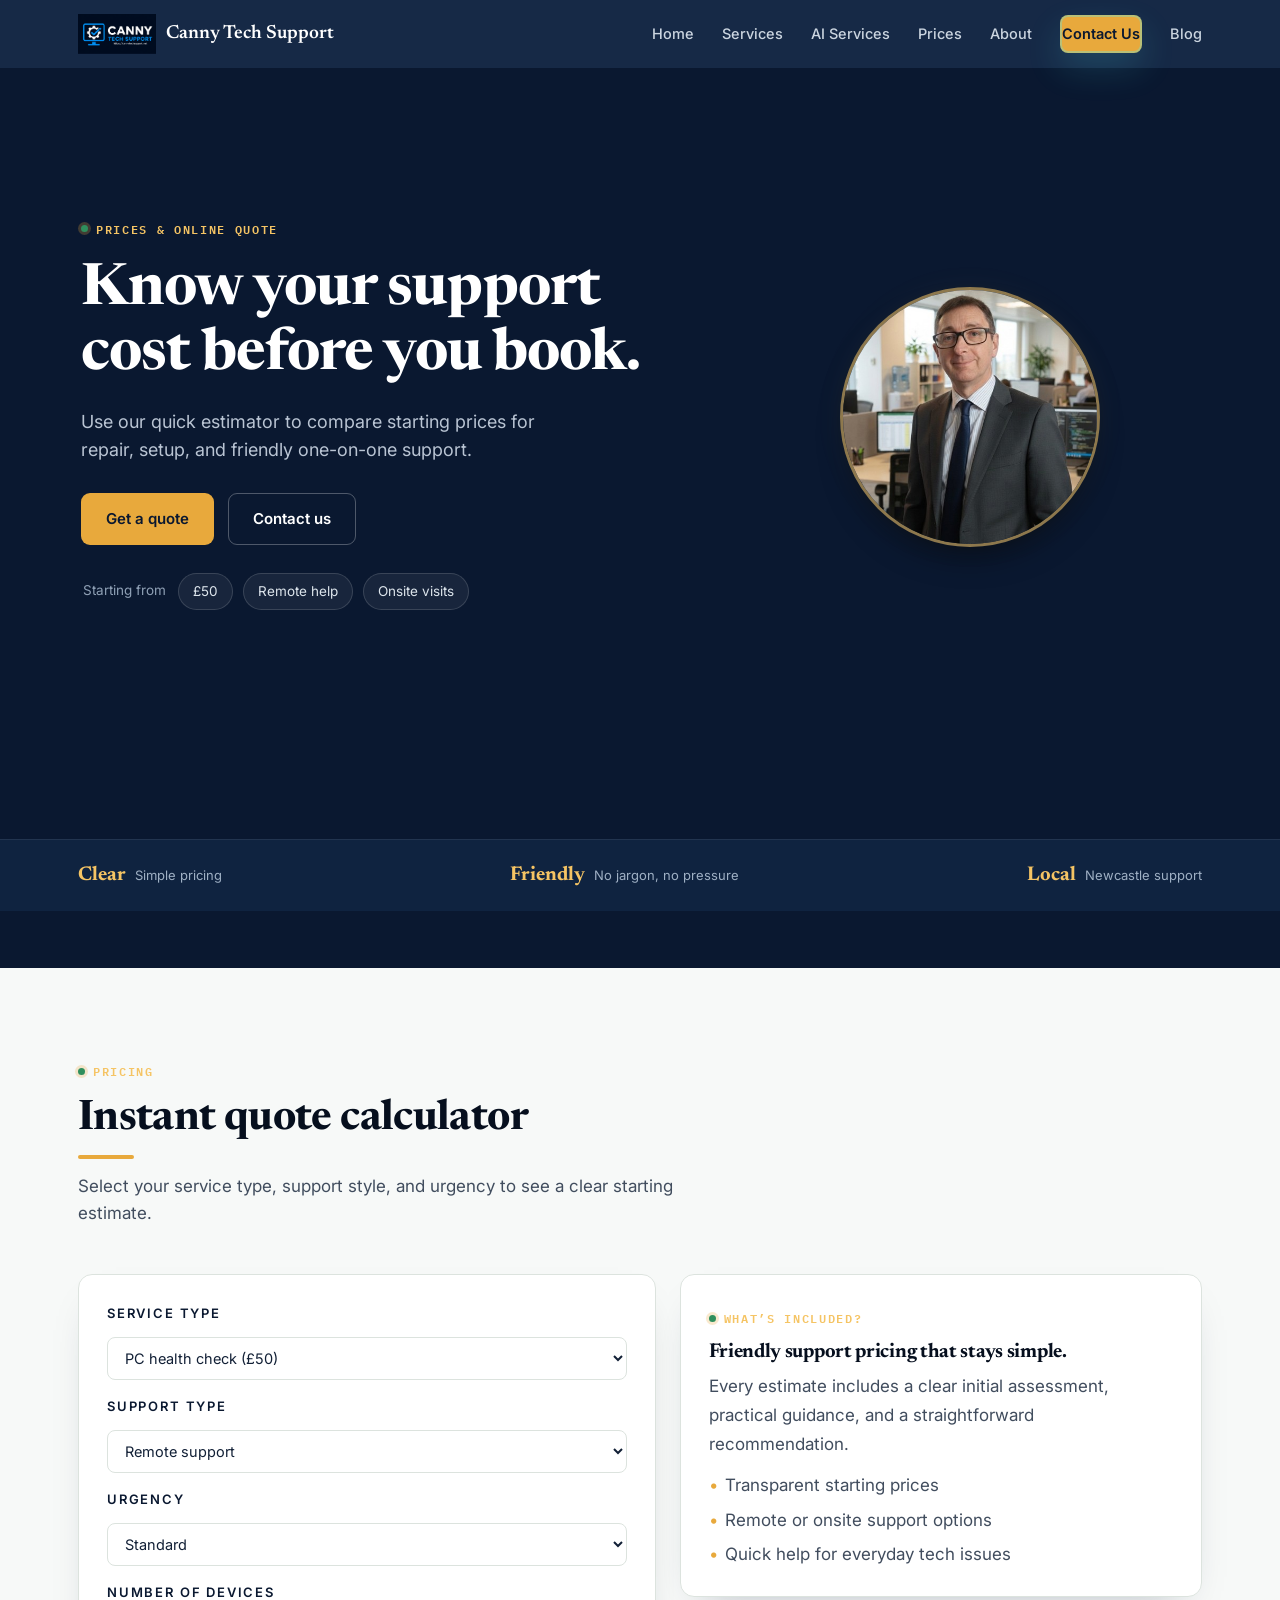
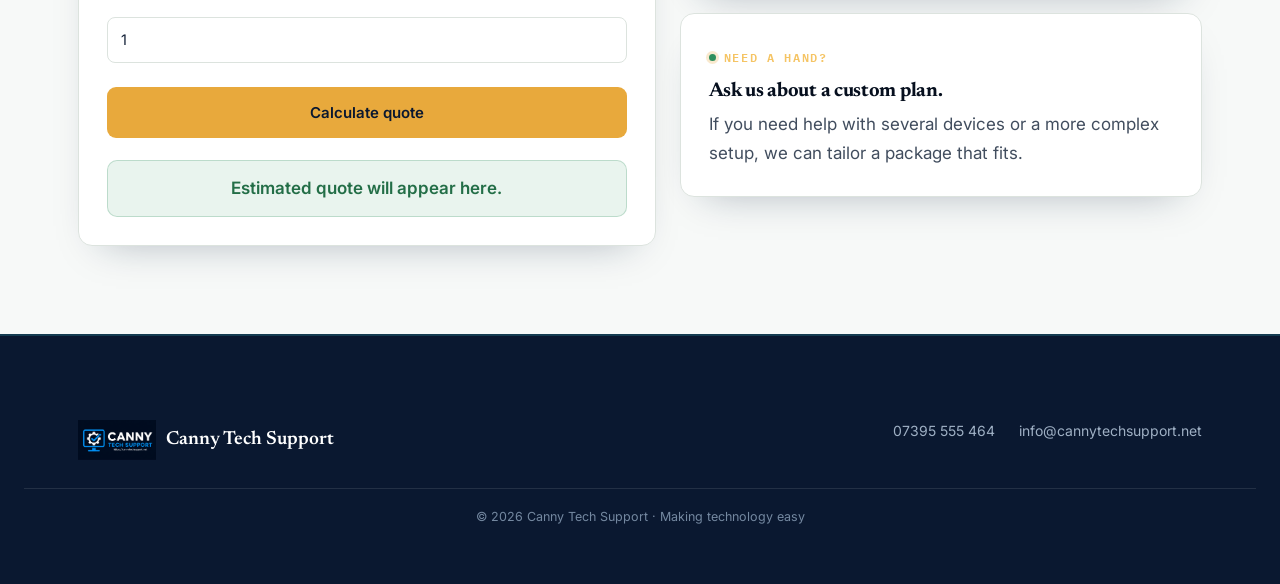
<file: quote_calculator.html>
<!DOCTYPE html>
<html lang="en">
<head>
  <meta charset="UTF-8">
  <meta name="viewport" content="width=device-width, initial-scale=1.0">
  <title>Prices | Canny Tech Support</title>
  <meta name="description" content="Use our quick support quote calculator for friendly local tech help and pricing estimates.">
  <link rel="preconnect" href="https://fonts.googleapis.com">
  <link rel="preconnect" href="https://fonts.gstatic.com" crossorigin>
  <link href="https://fonts.googleapis.com/css2?family=Newsreader:ital,opsz,wght@0,72,400;0,72,500;0,72,600;0,72,700;1,72,500;1,72,600;1,72,700&family=Inter:wght@400;500;600;700&family=IBM+Plex+Mono:wght@500&display=swap" rel="stylesheet">
  <link rel="stylesheet" href="css/main.css">
  <script async src="https://www.googletagmanager.com/gtag/js?id=G-QMP705S3WR"></script>
  <script>
    window.dataLayer = window.dataLayer || [];
    function gtag(){dataLayer.push(arguments);}
    gtag('js', new Date());
    gtag('config', 'G-QMP705S3WR');
  </script>
</head>
<body>
  <header>
    <div class="nav-inner">
      <a href="index.html#home" class="logo" aria-label="Canny Tech Support home">
        <img src="img/CTS_Logo_N (Small).png" alt="Canny Tech Support logo">
        <span>Canny Tech Support</span>
      </a>
      <nav class="links" aria-label="Main navigation">
        <a href="index.html#home">Home</a>
        <a href="index.html#services">Services</a>
        <a href="index.html#ai-services">AI Services</a>
        <a href="quote_calculator.html">Prices</a>
        <a href="index.html#about">About</a>
        <a href="index.html#contact" class="nav-cta">Contact Us</a>
        <a href="blog.html">Blog</a>
      </nav>
      <button class="hamburger" id="hamburger" aria-label="Open menu" aria-expanded="false" aria-controls="mobile-drawer">
        <span></span>
        <span></span>
        <span></span>
      </button>
    </div>
  </header>

  <div class="mobile-drawer" id="mobile-drawer" aria-label="Mobile navigation">
    <a href="index.html#home">Home</a>
    <a href="index.html#services">Services</a>
    <a href="index.html#ai-services">AI Services</a>
    <a href="quote_calculator.html">Prices</a>
    <a href="index.html#about">About</a>
    <a href="index.html#contact" class="nav-cta">Contact Us</a>
    <a href="blog.html">Blog</a>
  </div>

  <section class="hero" id="home">
    <div class="hero-grid">
      <div class="hero-copy reveal">
        <div class="eyebrow">Prices & online quote</div>
        <h1>Know your support cost before you book.</h1>
        <p class="lede">Use our quick estimator to compare starting prices for repair, setup, and friendly one-on-one support.</p>
        <div class="hero-ctas">
          <a href="#quote" class="btn btn-primary">Get a quote</a>
          <a href="index.html#contact" class="btn btn-ghost">Contact us</a>
        </div>
        <div class="help-chips">
          <span class="lbl">Starting from</span>
          <span>£50</span>
          <span>Remote help</span>
          <span>Onsite visits</span>
        </div>
      </div>
      <div class="hero-portrait reveal">
        <div class="portrait-glow">
          <img src="img/Me_2 (Small).jpg" alt="Friendly support illustration">
        </div>
      </div>
    </div>
    <div class="trust-strip">
      <div class="trust-inner">
        <div class="trust-item"><b>Clear</b><span>Simple pricing</span></div>
        <div class="trust-item"><b>Friendly</b><span>No jargon, no pressure</span></div>
        <div class="trust-item"><b>Local</b><span>Newcastle support</span></div>
      </div>
    </div>
  </section>

  <section id="quote">
    <div class="wrap">
      <div class="section-head reveal">
        <div class="eyebrow">Pricing</div>
        <h2>Instant quote calculator</h2>
        <p>Select your service type, support style, and urgency to see a clear starting estimate.</p>
      </div>

      <div class="quote-layout">
        <div class="quote-card reveal">
          <form id="quote-form" class="quote-form">
            <div class="form-group">
              <label for="service">Service type</label>
              <select id="service">
                <option value="50">PC health check (£50)</option>
                <option value="80">Virus removal (£80)</option>
                <option value="60">Printer setup (£60)</option>
                <option value="90">Wi-Fi troubleshooting (£90)</option>
                <option value="120">Data recovery (£120)</option>
              </select>
            </div>

            <div class="form-group">
              <label for="support">Support type</label>
              <select id="support">
                <option value="0">Remote support</option>
                <option value="40">Onsite visit (+£40)</option>
              </select>
            </div>

            <div class="form-group">
              <label for="urgency">Urgency</label>
              <select id="urgency">
                <option value="0">Standard</option>
                <option value="50">Emergency same day (+£50)</option>
              </select>
            </div>

            <div class="form-group">
              <label for="devices">Number of devices</label>
              <input type="number" id="devices" value="1" min="1">
            </div>

            <button type="button" class="btn btn-primary" id="calculate-btn">Calculate quote</button>
            <div class="result" id="result">Estimated quote will appear here.</div>
          </form>
        </div>

        <div class="quote-side reveal">
          <div class="quote-info-card">
            <div class="eyebrow">What’s included?</div>
            <h3>Friendly support pricing that stays simple.</h3>
            <p>Every estimate includes a clear initial assessment, practical guidance, and a straightforward recommendation.</p>
            <ul>
              <li>Transparent starting prices</li>
              <li>Remote or onsite support options</li>
              <li>Quick help for everyday tech issues</li>
            </ul>
          </div>
          <div class="quote-info-card">
            <div class="eyebrow">Need a hand?</div>
            <h3>Ask us about a custom plan.</h3>
            <p>If you need help with several devices or a more complex setup, we can tailor a package that fits.</p>
          </div>
        </div>
      </div>
    </div>
  </section>

  <footer>
    <div class="foot-inner">
      <a href="index.html#home" class="logo footer-logo">
        <img src="img/CTS_Logo_N (Small).png" alt="Canny Tech Support logo">
        <span>Canny Tech Support</span>
      </a>
      <div class="foot-links">
        <a href="tel:07395555464">07395 555 464</a>
        <a href="mailto:info@cannytechsupport.net">info@cannytechsupport.net</a>
      </div>
    </div>
    <div class="foot-bottom">© 2026 Canny Tech Support · Making technology easy</div>
  </footer>

  <script src="js/main.js"></script>
  <script>
    function calculateQuote() {
      const service = parseInt(document.getElementById('service').value, 10);
      const support = parseInt(document.getElementById('support').value, 10);
      const urgency = parseInt(document.getElementById('urgency').value, 10);
      const devices = Math.max(1, parseInt(document.getElementById('devices').value, 10) || 1);

      let total = service + support + urgency;
      if (devices > 1) {
        total += (devices - 1) * 25;
      }

      document.getElementById('result').innerHTML = `Estimated quote: <strong>£${total}</strong>`;
    }

    document.getElementById('calculate-btn')?.addEventListener('click', calculateQuote);
  </script>
</body>
</html>
</file>
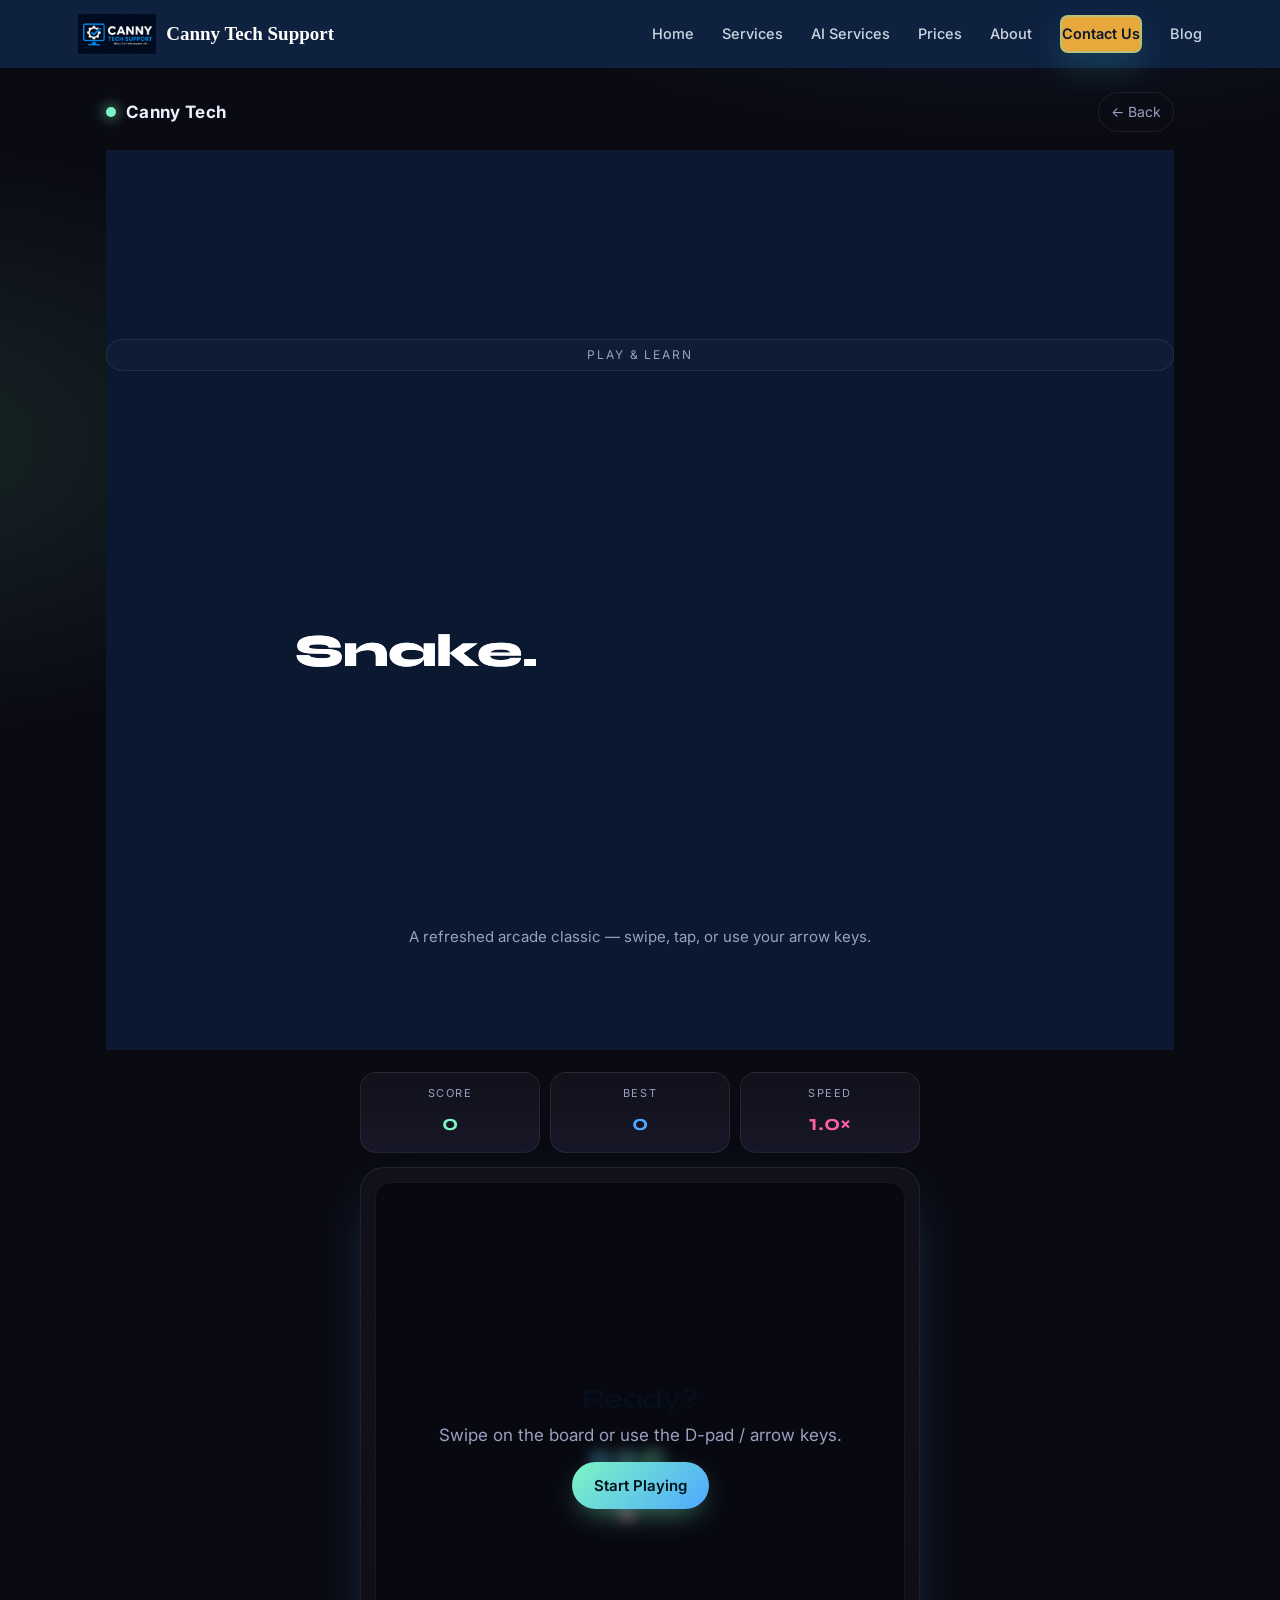
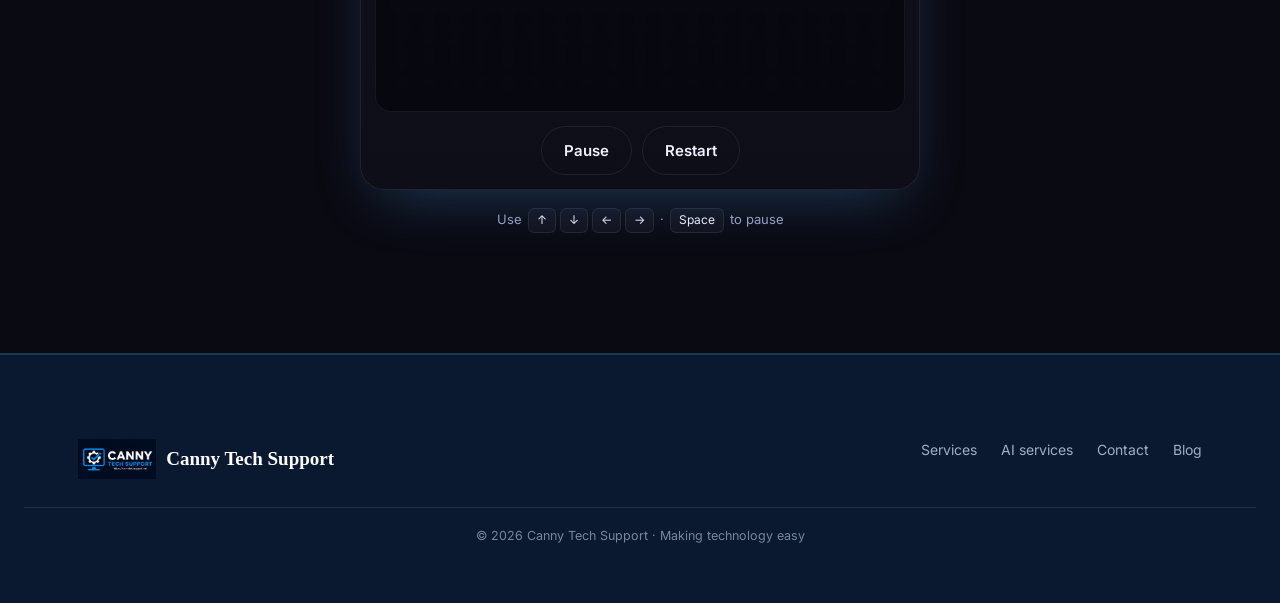
<file: snake_v2.html>
<!DOCTYPE html>
<html lang="en">
<head>
<meta charset="UTF-8">
<meta name="viewport" content="width=device-width, initial-scale=1.0, viewport-fit=cover">
<meta name="theme-color" content="#0a0a12">
<title>Snake | Canny Tech Support</title>
<link rel="preconnect" href="https://fonts.googleapis.com">
<link rel="preconnect" href="https://fonts.gstatic.com" crossorigin>
<link href="https://fonts.googleapis.com/css2?family=Inter:wght@400;500;600;700&family=Syne:wght@600;700;800&display=swap" rel="stylesheet">
<link rel="stylesheet" href="css/main.css">
<script async src="https://www.googletagmanager.com/gtag/js?id=G-QMP705S3WR"></script>
<script>
  window.dataLayer = window.dataLayer || [];
  function gtag(){dataLayer.push(arguments);}
  gtag('js', new Date());
  gtag('config', 'G-QMP705S3WR');
</script>
<style>
  :root{
    --bg:#0a0a12;
    --panel:#11111c;
    --panel-2:#171726;
    --line:rgba(255,255,255,.08);
    --text:#eef0ff;
    --muted:#9aa0c0;
    --neon:#7cf6c4;
    --neon-2:#4ea8ff;
    --accent:#ff5ea8;
    --shadow:0 20px 60px -20px rgba(76,168,255,.35);
  }
  *{box-sizing:border-box;-webkit-tap-highlight-color:transparent}
  body.snake-page{
    margin:0;background:radial-gradient(1200px 600px at 80% -10%,rgba(78,168,255,.18),transparent 60%),radial-gradient(900px 500px at -10% 20%,rgba(124,246,196,.12),transparent 60%),var(--bg);
    color:var(--text);font-family:'Inter',system-ui,sans-serif;min-height:100vh;
  }
  .snake-wrap{
    max-width:1100px;margin:0 auto;padding:24px 16px 120px;
    padding-top:max(24px,env(safe-area-inset-top));
  }
  .snake-top{
    display:flex;align-items:center;justify-content:space-between;gap:12px;margin-bottom:18px;
  }
  .brand{display:flex;align-items:center;gap:10px;text-decoration:none;color:var(--text);font-weight:700;letter-spacing:.02em}
  .brand .dot{width:10px;height:10px;border-radius:50%;background:var(--neon);box-shadow:0 0 14px var(--neon)}
  .back{color:var(--muted);text-decoration:none;font-size:14px;padding:8px 12px;border:1px solid var(--line);border-radius:999px}
  .back:hover{color:var(--text);border-color:rgba(255,255,255,.2)}

  .hero{
    text-align:center;margin:18px 0 22px;
  }
  .hero .badge{
    display:inline-block;font-size:12px;letter-spacing:.16em;text-transform:uppercase;
    padding:6px 12px;border:1px solid var(--line);border-radius:999px;color:var(--muted);
    background:rgba(255,255,255,.02);
  }
  .hero h1{
    font-family:'Syne',sans-serif;font-weight:800;
    font-size:clamp(28px,6vw,46px);line-height:1.05;margin:14px 0 8px;
    background:linear-gradient(180deg,#fff,#bcd0ff);-webkit-background-clip:text;background-clip:text;color:transparent;
  }
  .hero p{color:var(--muted);margin:0 auto;max-width:560px;font-size:15px}

  .stats{
    display:grid;grid-template-columns:repeat(3,1fr);gap:10px;margin:18px auto 14px;max-width:560px;
  }
  .stat{
    background:linear-gradient(180deg,var(--panel),var(--panel-2));
    border:1px solid var(--line);border-radius:16px;padding:12px 10px;text-align:center;
  }
  .stat .l{font-size:11px;letter-spacing:.14em;text-transform:uppercase;color:var(--muted)}
  .stat .v{font-family:'Syne',sans-serif;font-weight:700;font-size:22px;margin-top:4px}
  .stat.score .v{color:var(--neon)}
  .stat.best .v{color:var(--neon-2)}
  .stat.speed .v{color:var(--accent)}

  .board-card{
    position:relative;
    background:linear-gradient(180deg,var(--panel),#0e0e18);
    border:1px solid var(--line);border-radius:24px;padding:14px;
    box-shadow:var(--shadow);
    margin:0 auto;max-width:560px;
  }
  .board-stage{
    position:relative;aspect-ratio:1/1;width:100%;
    border-radius:16px;overflow:hidden;
    background:
      linear-gradient(180deg,#0b0b14,#0a0a12),
      radial-gradient(circle at 30% 20%,rgba(78,168,255,.08),transparent 50%);
    border:1px solid rgba(255,255,255,.05);
  }
  canvas#snake{position:absolute;inset:0;width:100%;height:100%;display:block;touch-action:none}

  .overlay{
    position:absolute;inset:0;display:none;align-items:center;justify-content:center;
    background:rgba(8,8,16,.72);backdrop-filter:blur(6px);
    border-radius:16px;text-align:center;padding:20px;z-index:2;
  }
  .overlay.show{display:flex}
  .overlay-inner h3{font-family:'Syne',sans-serif;font-size:28px;margin:0 0 6px}
  .overlay-inner p{color:var(--muted);margin:0 0 14px}
  .btn{
    appearance:none;border:0;cursor:pointer;font-family:inherit;font-weight:600;
    padding:12px 22px;border-radius:999px;font-size:15px;
    background:linear-gradient(135deg,var(--neon),var(--neon-2));color:#04121a;
    box-shadow:0 10px 30px -10px rgba(124,246,196,.6);transition:transform .15s ease;
  }
  .btn:active{transform:scale(.97)}
  .btn.ghost{background:transparent;color:var(--text);border:1px solid var(--line);box-shadow:none}

  .action-row{
    display:flex;gap:10px;justify-content:center;margin-top:14px;flex-wrap:wrap;
  }

  /* D-pad for touch */
  .dpad{
    display:grid;grid-template-columns:repeat(3,1fr);grid-template-rows:repeat(3,1fr);
    gap:8px;width:min(280px,75vw);aspect-ratio:1/1;margin:18px auto 0;
  }
  .dpad button{
    appearance:none;border:1px solid var(--line);background:linear-gradient(180deg,var(--panel),var(--panel-2));
    color:var(--text);border-radius:18px;font-size:24px;font-weight:700;cursor:pointer;
    display:flex;align-items:center;justify-content:center;transition:all .12s ease;
    box-shadow:inset 0 -2px 0 rgba(0,0,0,.3);
  }
  .dpad button:active{transform:scale(.94);background:linear-gradient(180deg,#1a1a2a,#101020);color:var(--neon)}
  .dpad .up{grid-column:2;grid-row:1}
  .dpad .left{grid-column:1;grid-row:2}
  .dpad .center{grid-column:2;grid-row:2;border-radius:50%;background:radial-gradient(circle,var(--panel-2),var(--panel));font-size:12px;letter-spacing:.1em;text-transform:uppercase;color:var(--muted)}
  .dpad .right{grid-column:3;grid-row:2}
  .dpad .down{grid-column:2;grid-row:3}

  .hint{
    text-align:center;color:var(--muted);font-size:13px;margin-top:18px;
  }
  .kbd{
    display:inline-block;padding:2px 8px;border:1px solid var(--line);border-radius:6px;
    background:var(--panel);color:var(--text);font-family:'Inter',monospace;font-size:12px;margin:0 2px;
  }

  @media (min-width:780px){
    .dpad{display:none}
    .hint .touch-hint{display:none}
  }
  @media (max-width:779px){
    .hint .kbd-hint{display:none}
  }
</style>
</head>
<body class="snake-page">

  <header>
    <div class="nav-inner">
      <a href="#home" class="logo" aria-label="Canny Tech Support home">
        <img src="img/CTS_Logo_N (Small).png" alt="Canny Tech Support logo">
        <span>Canny Tech Support</span>
      </a>
      <nav class="links" aria-label="Main navigation">
        <a href="index.html#home">Home</a>
        <a href="index.html#services">Services</a>
        <a href="index.html#ai-services">AI Services</a>
        <a href="quote_calculator.html">Prices</a>
        <a href="index.html#about">About</a>
        <a href="index.html#contact" class="nav-cta">Contact Us</a>
        <a href="blog.html">Blog</a>
      </nav>
      <button class="hamburger" id="hamburger" aria-label="Open menu" aria-expanded="false" aria-controls="mobile-drawer">
        <span></span>
        <span></span>
        <span></span>
      </button>
    </div>
  </header>

  <div class="mobile-drawer" id="mobile-drawer" aria-label="Mobile navigation">
    <a href="index.html#home">Home</a>
    <a href="index.html#services">Services</a>
    <a href="index.html#ai-services">AI Services</a>
    <a href="quote_calculator.html">Prices</a>
    <a href="index.html#about">About</a>
    <a href="index.html#contact" class="nav-cta">Contact Us</a>
    <a href="blog.html">Blog</a>
  </div>

  <div class="snake-wrap">
  <div class="snake-top">
    <a href="index.html#home" class="brand"><span class="dot"></span>Canny Tech</a>
    <a href="index.html#home" class="back">← Back</a>
  </div>

  <header class="hero">
    <span class="badge">Play & Learn</span>
    <h1>Snake.</h1>
    <p>A refreshed arcade classic — swipe, tap, or use your arrow keys.</p>
  </header>

  <div class="stats">
    <div class="stat score"><div class="l">Score</div><div class="v" id="score">0</div></div>
    <div class="stat best"><div class="l">Best</div><div class="v" id="best">0</div></div>
    <div class="stat speed"><div class="l">Speed</div><div class="v" id="speed">1×</div></div>
  </div>

  <div class="board-card">
    <div class="board-stage">
      <canvas id="snake" width="600" height="600" aria-label="Snake board"></canvas>
      <div class="overlay show" id="overlay">
        <div class="overlay-inner">
          <h3 id="ov-title">Ready?</h3>
          <p id="ov-sub">Swipe on the board or use the D-pad / arrow keys.</p>
          <button class="btn" id="ov-btn">Start Playing</button>
        </div>
      </div>
    </div>

    <div class="action-row">
      <button class="btn ghost" id="pauseBtn">Pause</button>
      <button class="btn ghost" id="restartBtn">Restart</button>
    </div>

    <div class="dpad" aria-label="Direction controls">
      <button class="up" data-dir="up" aria-label="Up">▲</button>
      <button class="left" data-dir="left" aria-label="Left">◀</button>
      <button class="center" aria-hidden="true">Swipe</button>
      <button class="right" data-dir="right" aria-label="Right">▶</button>
      <button class="down" data-dir="down" aria-label="Down">▼</button>
    </div>
  </div>

  <p class="hint">
    <span class="kbd-hint">Use <span class="kbd">↑</span><span class="kbd">↓</span><span class="kbd">←</span><span class="kbd">→</span> · <span class="kbd">Space</span> to pause</span>
    <span class="touch-hint">Swipe on the board or tap the D-pad</span>
  </p>
</div>

<script>
(() => {
  const canvas = document.getElementById('snake');
  const ctx = canvas.getContext('2d');
  const COLS = 20, ROWS = 20;
  const scoreEl = document.getElementById('score');
  const bestEl = document.getElementById('best');
  const speedEl = document.getElementById('speed');
  const overlay = document.getElementById('overlay');
  const ovTitle = document.getElementById('ov-title');
  const ovSub = document.getElementById('ov-sub');
  const ovBtn = document.getElementById('ov-btn');
  const pauseBtn = document.getElementById('pauseBtn');
  const restartBtn = document.getElementById('restartBtn');

  let snake, dir, nextDir, food, score, best, tickMs, timer, state;
  best = parseInt(localStorage.getItem('snake_best') || '0', 10);
  bestEl.textContent = best;

  function resize() {
    const size = Math.min(canvas.parentElement.clientWidth, canvas.parentElement.clientHeight);
    const dpr = window.devicePixelRatio || 1;
    canvas.width = size * dpr;
    canvas.height = size * dpr;
    ctx.setTransform(dpr,0,0,dpr,0,0);
    draw();
  }
  window.addEventListener('resize', resize);

  function reset() {
    snake = [{x:10,y:10},{x:9,y:10},{x:8,y:10}];
    dir = {x:1,y:0}; nextDir = dir;
    score = 0; tickMs = 140;
    placeFood();
    updateHud();
  }

  function placeFood() {
    while(true){
      const f = {x:Math.floor(Math.random()*COLS), y:Math.floor(Math.random()*ROWS)};
      if(!snake.some(s=>s.x===f.x&&s.y===f.y)){food=f;return;}
    }
  }

  function updateHud(){
    scoreEl.textContent = score;
    bestEl.textContent = best;
    speedEl.textContent = (140/tickMs).toFixed(1)+'×';
  }

  function tick(){
    dir = nextDir;
    const head = {x:snake[0].x+dir.x, y:snake[0].y+dir.y};
    if(head.x<0||head.x>=COLS||head.y<0||head.y>=ROWS||snake.some(s=>s.x===head.x&&s.y===head.y)){
      return gameOver();
    }
    snake.unshift(head);
    if(head.x===food.x && head.y===food.y){
      score++; if(score>best){best=score;localStorage.setItem('snake_best',best);}
      if(tickMs>70) tickMs -= 3;
      placeFood(); updateHud();
      clearInterval(timer); timer=setInterval(tick,tickMs);
    } else {
      snake.pop();
    }
    draw();
  }

  function draw(){
    const w = canvas.width / (window.devicePixelRatio||1);
    const cell = w / COLS;
    ctx.clearRect(0,0,w,w);

    // grid
    ctx.strokeStyle = 'rgba(255,255,255,.03)';
    ctx.lineWidth = 1;
    for(let i=1;i<COLS;i++){
      ctx.beginPath();ctx.moveTo(i*cell,0);ctx.lineTo(i*cell,w);ctx.stroke();
      ctx.beginPath();ctx.moveTo(0,i*cell);ctx.lineTo(w,i*cell);ctx.stroke();
    }

    // food
    const fx = food.x*cell+cell/2, fy=food.y*cell+cell/2;
    const grad = ctx.createRadialGradient(fx,fy,1,fx,fy,cell);
    grad.addColorStop(0,'#ff8fc4'); grad.addColorStop(1,'#ff5ea8');
    ctx.fillStyle = grad;
    ctx.beginPath();ctx.arc(fx,fy,cell*0.35,0,Math.PI*2);ctx.fill();

    // snake
    snake.forEach((seg,i)=>{
      const t = i/snake.length;
      const r = Math.round(124 + (78-124)*t);
      const g = Math.round(246 + (168-246)*t);
      const b = Math.round(196 + (255-196)*t);
      ctx.fillStyle = `rgb(${r},${g},${b})`;
      const pad = i===0 ? 1 : 2;
      roundRect(ctx, seg.x*cell+pad, seg.y*cell+pad, cell-pad*2, cell-pad*2, cell*0.25);
      ctx.fill();
      if(i===0){
        ctx.fillStyle='#04121a';
        const eyeSize=cell*0.1;
        const cx=seg.x*cell+cell/2, cy=seg.y*cell+cell/2;
        ctx.beginPath();ctx.arc(cx+dir.x*cell*0.18-dir.y*cell*0.12,cy+dir.y*cell*0.18+dir.x*cell*0.12,eyeSize,0,Math.PI*2);ctx.fill();
        ctx.beginPath();ctx.arc(cx+dir.x*cell*0.18+dir.y*cell*0.12,cy+dir.y*cell*0.18-dir.x*cell*0.12,eyeSize,0,Math.PI*2);ctx.fill();
      }
    });
  }

  function roundRect(ctx,x,y,w,h,r){
    ctx.beginPath();
    ctx.moveTo(x+r,y);
    ctx.arcTo(x+w,y,x+w,y+h,r);
    ctx.arcTo(x+w,y+h,x,y+h,r);
    ctx.arcTo(x,y+h,x,y,r);
    ctx.arcTo(x,y,x+w,y,r);
    ctx.closePath();
  }

  function start(){
    reset(); state='playing';
    clearInterval(timer); timer=setInterval(tick,tickMs);
    overlay.classList.remove('show');
    pauseBtn.textContent='Pause';
  }
  function pause(){
    if(state!=='playing') return;
    state='paused'; clearInterval(timer);
    ovTitle.textContent='Paused'; ovSub.textContent='Take a breather.';
    ovBtn.textContent='Resume';
    overlay.classList.add('show');
    pauseBtn.textContent='Resume';
  }
  function resume(){
    state='playing'; timer=setInterval(tick,tickMs);
    overlay.classList.remove('show');
    pauseBtn.textContent='Pause';
  }
  function gameOver(){
    state='over'; clearInterval(timer);
    ovTitle.textContent='Game Over';
    ovSub.textContent=`You scored ${score}. Best: ${best}.`;
    ovBtn.textContent='Play Again';
    overlay.classList.add('show');
  }

  function setDir(nx,ny){
    if(snake.length>1 && nx===-dir.x && ny===-dir.y) return;
    nextDir={x:nx,y:ny};
  }

  // Keyboard
  window.addEventListener('keydown',e=>{
    const k=e.key;
    if(['ArrowUp','ArrowDown','ArrowLeft','ArrowRight',' '].includes(k)) e.preventDefault();
    if(k==='ArrowUp'||k==='w') setDir(0,-1);
    else if(k==='ArrowDown'||k==='s') setDir(0,1);
    else if(k==='ArrowLeft'||k==='a') setDir(-1,0);
    else if(k==='ArrowRight'||k==='d') setDir(1,0);
    else if(k===' ') { state==='playing'?pause():state==='paused'?resume():start(); }
  });

  // D-pad
  document.querySelectorAll('.dpad button[data-dir]').forEach(b=>{
    b.addEventListener('click',()=>{
      const d=b.dataset.dir;
      if(d==='up')setDir(0,-1);else if(d==='down')setDir(0,1);
      else if(d==='left')setDir(-1,0);else setDir(1,0);
    });
  });

  // Swipe
  let touchStart=null;
  canvas.addEventListener('touchstart',e=>{
    if(state==='idle') start();
    const t=e.touches[0];touchStart={x:t.clientX,y:t.clientY};
  },{passive:true});
  canvas.addEventListener('touchmove',e=>{
    if(!touchStart) return;
    const t=e.touches[0];
    const dx=t.clientX-touchStart.x, dy=t.clientY-touchStart.y;
    if(Math.abs(dx)>20||Math.abs(dy)>20){
      if(Math.abs(dx)>Math.abs(dy)) setDir(dx>0?1:-1,0);
      else setDir(0,dy>0?1:-1);
      touchStart={x:t.clientX,y:t.clientY};
    }
  },{passive:true});
  canvas.addEventListener('touchend',()=>touchStart=null);

  ovBtn.addEventListener('click',()=>{
    if(state==='paused') resume(); else start();
  });
  pauseBtn.addEventListener('click',()=>{
    state==='playing'?pause():state==='paused'?resume():start();
  });
  restartBtn.addEventListener('click',start);

  state='idle';
  reset();
  // Ensure canvas sizes correctly after layout/fonts settle
  const ro = new ResizeObserver(() => resize());
  ro.observe(canvas.parentElement);
  requestAnimationFrame(() => { resize(); requestAnimationFrame(resize); });
  window.addEventListener('load', resize);
})();
</script>

  <footer>
    <div class="foot-inner">
      <a href="#home" class="logo footer-logo">
        <img src="img/CTS_Logo_N (Small).png" alt="Canny Tech Support logo">
        <span>Canny Tech Support</span>
      </a>
      <div class="foot-links">
        <a href="#services">Services</a>
        <a href="#ai-services">AI services</a>
        <a href="#contact">Contact</a>
        <a href="blog.html">Blog</a>
      </div>
    </div>
    <div class="foot-bottom">© 2026 Canny Tech Support · Making technology easy</div>
  </footer>

  <script src="js/main.js"></script>
</body>
</html>
</file>
<file: css/main.css>
﻿:root {
  --bg: #020918;
  --surface: #071429;
  --surface2: #0b2344;
  --panel: rgba(2, 12, 39, 0.92);
  --border: #4ef4ff;
  --accent: #4ef4ff;
  --accent2: #9c6bff;
  --accent3: #d6ffff;
  --text: #f2f9ff;
  --muted: #8aa9c6;
  --radius: 10px;
  --shadow: 0 18px 40px rgba(0, 0, 0, 0.28);
}

html {
  scroll-behavior: smooth;
}

*, *::before, *::after {
  box-sizing: border-box;
  margin: 0;
  padding: 0;
}

body {
  font-family: 'Inconsolata', monospace;
  background: radial-gradient(circle at 20% 20%, rgba(78, 244, 255, 0.12), transparent 22%),
              radial-gradient(circle at 85% 18%, rgba(156, 107, 255, 0.08), transparent 18%),
              linear-gradient(180deg, #020918 0%, #010611 100%);
  color: var(--text);
  font-size: 17px;
  line-height: 1.75;
  overflow-x: hidden;
  min-height: 100vh;
}

body::before {
  content: '';
  position: fixed;
  inset: 0;
  pointer-events: none;
  background: repeating-linear-gradient(180deg, rgba(255,255,255,0.04) 0 1px, transparent 1px 3px);
  opacity: 0.06;
  z-index: -1;
}

img {
  max-width: 100%;
  display: block;
}

button,
input,
select,
textarea {
  font: inherit;
}

h1, h2, h3, h4, h5, h6, .section-title, .section-label {
  font-family: 'Press Start 2P', monospace;
  letter-spacing: 0.1em;
}

body.large-text { font-size: 19px; }

body.contrast-mode {
  --bg: #020d23;
  --surface: #0b2f5a;
  --surface2: #123b74;
  --border: #6ff5ff;
  --accent: #6ff5ff;
  --accent2: #c08cff;
  --accent3: #f1ffff;
  --text: #f9ffff;
  --muted: #c6e4ff;
}

.nav-logo, .footer-logo {
  color: var(--accent3);
}

nav {
  position: fixed;
  top: 0;
  left: 0;
  right: 0;
  z-index: 110;
  display: flex;
  align-items: center;
  justify-content: space-between;
  flex-wrap: wrap;
  gap: 16px;
  padding: 14px 28px;
  background: rgba(2, 7, 21, 0.92);
  border-bottom: 2px solid rgba(78,244,255,0.18);
}

.nav-logo {
  display: flex;
  align-items: center;
  gap: 14px;
  flex: 0 1 auto;
  min-width: 0;
}

.site-logo {
  height: 48px;
  width: auto;
  display: block;
}

.nav-links {
  display: flex;
  flex: 1 1 auto;
  flex-wrap: wrap;
  gap: 18px;
  list-style: none;
  justify-content: flex-end;
  align-items: center;
  margin-left: 12px;
  min-width: 0;
}

.nav-links li { white-space: nowrap; }

.nav-links a,
.footer-logo,
.nav-logo {
  color: var(--text);
  text-decoration: none;
}

.nav-links a {
  font-size: 0.85rem;
  color: var(--muted);
  transition: color 0.2s ease;
}

.nav-links a:hover { color: var(--accent3); }

.nav-cta {
  display: inline-flex;
  align-items: center;
  justify-content: center;
  padding: 12px 22px;
  border-radius: 10px;
  border: 2px solid rgba(78,244,255,0.3);
  background: linear-gradient(135deg, var(--accent), var(--accent2));
  color: #03101e !important;
  font-weight: 700 !important;
  box-shadow: 0 15px 35px rgba(78,244,255,0.15);
}

.nav-cta:hover { opacity: 0.95; }

header .links {
  position: static !important;
  top: auto !important;
  left: auto !important;
  right: auto !important;
  width: auto !important;
  background: transparent !important;
  padding: 0 !important;
  margin-left: 0 !important;
  border: none !important;
  box-shadow: none !important;
}

.hamburger {
  display: none;
  flex-direction: column;
  gap: 5px;
  border: none;
  background: transparent;
  cursor: pointer;
}

.hamburger span {
  width: 22px;
  height: 2px;
  background: var(--text);
  border-radius: 2px;
  transition: transform 0.3s ease, opacity 0.3s ease;
}

.mobile-drawer {
  display: none;
  position: fixed;
  top: 64px;
  left: 0;
  right: 0;
  background: var(--surface);
  border-top: 1px solid rgba(78,244,255,0.18);
  z-index: 150;
  flex-direction: column;
  padding: 0;
  max-height: 0;
  overflow: hidden;
  transition: max-height 0.35s ease, opacity 0.35s ease;
}

.mobile-drawer.open {
  display: flex;
  max-height: 420px;
  opacity: 1;
}

.mobile-drawer a {
  display: block;
  padding: 14px 22px;
  color: var(--text);
  text-decoration: none;
  font-size: 0.95rem;
  border-bottom: 1px solid rgba(78,244,255,0.1);
  transition: background 0.2s ease, color 0.2s ease;
}

.mobile-drawer a:last-child { border-bottom: none; }

.mobile-drawer a:hover {
  background: rgba(78,244,255,0.08);
  color: var(--accent);
}

.hero {
  min-height: 100vh;
  display: grid;
  align-items: center;
  padding: 120px 24px 80px;
  position: relative;
  overflow: hidden;
  gap: 40px;
}

.hero-bg {
  display: none;
}

.hero-grid {
  position: relative;
  inset: auto;
  background: none;
  opacity: 1;
}

.hero-content {
  position: relative;
  z-index: 1;
  display: grid;
  grid-template-columns: minmax(0, 1fr) minmax(280px, 420px);
  gap: 46px;
  align-items: center;
}

.hero-copy {
  max-width: 680px;
}

.hero-visual {
  padding: 24px;
  background: rgba(255,255,255,0.03);
  border: 3px solid rgba(78,244,255,0.35);
  border-radius: 16px;
  box-shadow: 0 0 0 1px rgba(255,255,255,0.08), 0 24px 60px rgba(0,0,0,0.28);
  display: flex;
  align-items: center;
  justify-content: center;
}

.hero-visual img {
  width: 100%;
  max-width: 420px;
  image-rendering: pixelated;
}

.hero-badge {
  display: inline-flex;
  align-items: center;
  gap: 10px;
  background: rgba(78,244,255,0.08);
  border: 2px solid rgba(78,244,255,0.22);
  border-radius: 10px;
  padding: 10px 18px;
  font-size: 0.82rem;
  font-weight: 700;
  color: var(--accent);
  margin-bottom: 24px;
  letter-spacing: 0.2em;
  text-transform: uppercase;
}

.hero-badge::before {
  content: '';
  width: 8px;
  height: 8px;
  background: var(--accent);
  border-radius: 2px;
}

h1 {
  font-size: clamp(2.2rem, 5vw, 3.6rem);
  line-height: 1.1;
  margin-bottom: 24px;
  color: var(--text);
}

h1 span { color: var(--accent2); }

.hero-sub {
  color: var(--muted);
  font-size: 1rem;
  max-width: 560px;
  margin-bottom: 34px;
  line-height: 1.9;
}

.hero-actions {
  display: flex;
  gap: 14px;
  flex-wrap: wrap;
}

.hero-card {
  margin-top: 18px;
  padding: 24px;
  background: rgba(255,255,255,0.03);
  border: 2px solid rgba(78,244,255,0.18);
  border-radius: 14px;
}

.hero-card-label {
  display: block;
  font-size: 0.85rem;
  font-weight: 700;
  color: var(--accent);
  margin-bottom: 16px;
}

.hero-options {
  display: flex;
  flex-wrap: wrap;
  gap: 10px;
}

.help-pill {
  border: 2px solid rgba(78,244,255,0.18);
  border-radius: 999px;
  background: rgba(255,255,255,0.04);
  color: var(--text);
  padding: 14px 18px;
  cursor: pointer;
  font-size: 0.9rem;
}

.help-pill:hover,
.help-pill:focus-visible {
  background: rgba(78,244,255,0.16);
  border-color: var(--accent);
}

.btn-primary {
  display: inline-flex;
  align-items: center;
  justify-content: center;
  gap: 8px;
  background: linear-gradient(135deg, var(--accent), var(--accent2));
  color: #04101f;
  font-weight: 700;
  font-size: 0.95rem;
  padding: 16px 28px;
  border-radius: 12px;
  border: 3px solid rgba(255,255,255,0.12);
  text-decoration: none;
  transition: transform 0.2s ease, filter 0.2s ease;
}

.btn-primary:hover {
  transform: translateY(-2px);
  filter: brightness(1.05);
}

.btn-secondary {
  display: inline-flex;
  align-items: center;
  justify-content: center;
  gap: 8px;
  background: rgba(255,255,255,0.04);
  color: var(--text);
  font-weight: 700;
  font-size: 0.95rem;
  padding: 16px 28px;
  border-radius: 12px;
  border: 3px solid rgba(78,244,255,0.16);
  text-decoration: none;
  transition: border-color 0.2s ease, background 0.2s ease;
}

.btn-secondary:hover {
  background: rgba(78,244,255,0.12);
  border-color: var(--accent);
  color: var(--accent3);
}

section { padding: 100px 24px; }

.container { max-width: 1140px; margin: 0 auto; }

.section-label {
  font-size: 0.72rem;
  font-weight: 700;
  letter-spacing: 0.24em;
  text-transform: uppercase;
  color: var(--accent);
  margin-bottom: 14px;
}

.section-title {
  font-size: clamp(1.8rem, 3vw, 2.4rem);
  margin-bottom: 16px;
  color: var(--accent3);
}

.section-desc {
  color: var(--muted);
  max-width: 560px;
  font-size: 0.98rem;
  line-height: 1.8;
}

.services-grid,
.ai-details,
.stats-row,
.about-grid,
.contact-grid {
  display: grid;
  gap: 24px;
}

.services-grid {
  grid-template-columns: repeat(auto-fit, minmax(260px, 1fr));
}

.service-card,
.ai-feature,
.contact-item,
.featured-card,
.snake-score,
.snake-board-wrap,
.snake-panel,
.blog-card {
  background: var(--panel);
  border: 2px solid rgba(78,244,255,0.18);
  border-radius: 14px;
  box-shadow: var(--shadow);
}

.service-card {
  padding: 24px;
  display: flex;
  flex-direction: column;
  gap: 18px;
}

.service-icon,
.ai-feature-icon,
.contact-icon {
  width: 54px;
  height: 54px;
  display: grid;
  place-items: center;
  border-radius: 12px;
  font-size: 1.9rem;
  background: rgba(255,255,255,0.06);
  border: 1px solid rgba(255,255,255,0.12);
}

.service-card h3,
.featured-card h3,
.featured-card h4,
.contact-item h4,
.about-text h3 {
  font-size: 1rem;
  color: var(--text);
  margin-bottom: 10px;
}

.service-card p,
.featured-card p,
.contact-item p,
.contact-item a,
.about-text p,
.ai-feature p,
.blog-card p {
  color: var(--muted);
  line-height: 1.8;
}

.service-card img {
  width: 100%;
  display: block;
  margin-top: 10px;
  border-radius: 10px;
  image-rendering: crisp-edges;
}

.featured-grid {
  display: grid;
  gap: 24px;
}

.featured-ai,
.featured-small {
  padding: 24px;
}

.featured-ai {
  border-color: var(--accent);
}

.card-tag {
  display: inline-flex;
  padding: 10px 16px;
  border: 2px solid rgba(78,244,255,0.25);
  border-radius: 10px;
  color: var(--accent);
  font-size: 0.78rem;
  letter-spacing: 0.15em;
  margin-bottom: 18px;
  text-transform: uppercase;
}

.featured-list {
  padding-left: 20px;
  margin-top: 16px;
  color: var(--muted);
}

.ai-grid {
  display: grid;
  gap: 24px;
}

.ai-details {
  grid-template-columns: repeat(auto-fit, minmax(220px, 1fr));
}

.ai-feature {
  padding: 22px;
}

.ai-feature-icon { margin-bottom: 16px; }

.about-grid { grid-template-columns: 1fr; }

.about-text {
  padding: 24px;
  border: 2px solid rgba(78,244,255,0.16);
  border-radius: 14px;
  background: rgba(255,255,255,0.03);
}

.about-text p { margin-bottom: 18px; }

.stats-row {
  grid-template-columns: repeat(3, minmax(0, 1fr));
  margin-top: 26px;
}

.stat {
  padding: 16px;
  background: rgba(255,255,255,0.03);
  border: 1px solid rgba(255,255,255,0.08);
  border-radius: 12px;
  text-align: center;
}

.stat-number {
  font-size: 1.6rem;
  margin-bottom: 8px;
}

.stat-label {
  color: var(--muted);
  letter-spacing: 0.12em;
  text-transform: uppercase;
  font-size: 0.8rem;
}

.contact-grid {
  grid-template-columns: minmax(280px, 1fr) minmax(320px, 1fr);
}

.contact-info { display: grid; gap: 18px; }

.contact-item {
  display: grid;
  grid-template-columns: auto 1fr;
  gap: 16px;
  align-items: flex-start;
  padding: 22px;
}

.contact-item h4 {
  margin-bottom: 6px;
  font-size: 0.95rem;
}

.contact-item a {
  color: var(--accent3);
  text-decoration: none;
}

.contact-item a:hover { color: var(--accent); }

.contact-form {
  padding: 24px;
  border: 2px solid rgba(78,244,255,0.18);
  border-radius: 16px;
  background: rgba(255,255,255,0.03);
}

.contact-form h3 { margin-bottom: 18px; }

.form-row {
  display: grid;
  gap: 16px;
  grid-template-columns: repeat(2, minmax(0, 1fr));
}

.form-group { display: grid; gap: 8px; }

label {
  font-size: 0.82rem;
  text-transform: uppercase;
  letter-spacing: 0.14em;
  color: var(--accent);
}

input,
select,
textarea {
  width: 100%;
  border: 2px solid rgba(255,255,255,0.12);
  border-radius: 12px;
  background: rgba(255,255,255,0.04);
  color: var(--text);
  padding: 14px 16px;
  font-size: 0.95rem;
  outline: none;
}

input:focus,
select:focus,
textarea:focus {
  border-color: var(--accent);
  box-shadow: 0 0 0 4px rgba(78,244,255,0.1);
}

textarea { min-height: 140px; resize: vertical; }

.form-submit {
  margin-top: 18px;
  display: inline-flex;
  align-items: center;
  justify-content: center;
  width: 100%;
  padding: 16px 22px;
  border: 3px solid rgba(78,244,255,0.25);
  background: linear-gradient(135deg, #4ef4ff, #9c6bff);
  color: #04101f;
  font-weight: 700;
  font-size: 0.95rem;
  border-radius: 12px;
  cursor: pointer;
  transition: transform 0.2s ease, filter 0.2s ease;
}

.form-submit:hover { transform: translateY(-1px); filter: brightness(1.05); }

.success-msg {
  margin-top: 18px;
  padding: 16px;
  border: 2px solid rgba(78,244,255,0.2);
  background: rgba(78,244,255,0.08);
  color: var(--accent3);
  border-radius: 12px;
  display: none;
}

.success-msg.animate { animation: pop 0.35s ease both; }

@keyframes pop {
  from { transform: scale(0.98); opacity: 0; }
  to { transform: scale(1); opacity: 1; }
}

footer {
  padding: 40px 24px;
  background: rgba(2, 7, 21, 0.96);
  border-top: 2px solid rgba(78,244,255,0.16);
}

.footer-inner {
  max-width: 1140px;
  margin: 0 auto;
  display: grid;
  gap: 12px;
  text-align: center;
}

.footer-inner p {
  color: var(--muted);
  line-height: 1.8;
}

.footer-inner a {
  color: var(--accent3);
  text-decoration: none;
}

.footer-inner a:hover { color: var(--accent); }

@media (max-width: 960px) {
  nav { padding: 14px 20px; }
  .nav-links { gap: 18px; }
  .hero { padding-top: 100px; }
  .hero-content { grid-template-columns: 1fr; }
  .hero-visual { max-width: 100%; }
  .contact-grid,
  .about-grid,
  .stats-row,
  .ai-details { grid-template-columns: 1fr; }
  .form-row { grid-template-columns: 1fr; }
}

@media (max-width: 960px) {
  .nav-links { display: none; }
  .hamburger { display: flex; }
  nav { justify-content: space-between; }
  .hero { padding-top: 100px; }
  .hero-content { grid-template-columns: 1fr; }
  .hero-visual { max-width: 100%; }
  .contact-grid,
  .about-grid,
  .stats-row,
  .ai-details { grid-template-columns: 1fr; }
  .form-row { grid-template-columns: 1fr; }
}

@media (max-width: 720px) {
  .nav-links { display: none; }
  .hamburger { display: flex; }
  nav {
    justify-content: space-between;
    padding: 14px 18px;
  }
  .hero { padding: 100px 18px 60px; }
  .hero-badge { width: fit-content; }
  .hero-sub { margin-left: auto; margin-right: auto; }
  .hero-actions { justify-content: center; }
  section { padding: 80px 18px; }
  .footer-inner { text-align: left; }
}

.blog-grid {
  display: grid;
  grid-template-columns: repeat(auto-fit, minmax(280px, 1fr));
  gap: 24px;
  padding-top: 0;
  padding-bottom: 80px;
}

.blog-card {
  background: var(--panel);
  border: 2px solid rgba(78,244,255,0.18);
  border-radius: 14px;
  overflow: hidden;
  box-shadow: 0 20px 50px rgba(0, 0, 0, 0.22);
  transition: transform 0.25s ease, border-color 0.25s ease;
  display: flex;
  flex-direction: column;
}

.blog-card:hover {
  transform: translateY(-4px);
  border-color: rgba(78,244,255,0.5);
}

.blog-image-link { display: block; text-decoration: none; }

.blog-card img {
  width: 100%;
  height: auto;
  max-height: 320px;
  object-fit: contain;
  object-position: center;
  display: block;
  padding: 16px 16px 0;
  background: linear-gradient(180deg, rgba(6, 22, 48, 0.85), rgba(6, 22, 48, 0.2));
  border-bottom: 2px solid rgba(78,244,255,0.1);
}

.blog-card-body { padding: 24px; }

.blog-kicker {
  color: var(--accent);
  font-size: 0.8rem;
  text-transform: uppercase;
  letter-spacing: 0.08em;
  margin-bottom: 8px;
  font-weight: 700;
}

.blog-card h2 {
  font-size: 1.35rem;
  margin-bottom: 10px;
}

.blog-card p { color: var(--muted); line-height: 1.7; }

.snake-score {
  min-width: 120px;
  padding: 14px 18px;
  background: var(--panel);
  border: 2px solid rgba(78,244,255,0.22);
  border-radius: 14px;
  text-align: center;
}

.snake-score span {
  display: block;
  color: var(--muted);
  font-size: 0.75rem;
  font-weight: 700;
  letter-spacing: 0.08em;
  text-transform: uppercase;
}

.snake-score strong {
  display: block;
  color: var(--accent3);
  font-size: 2rem;
  line-height: 1.1;
}

.snake-layout {
  display: grid;
  grid-template-columns: minmax(280px, 1fr) minmax(200px, 320px);
  gap: 24px;
  align-items: start;
}

.snake-board-wrap,
.snake-panel {
  background: var(--panel);
  border: 2px solid rgba(78,244,255,0.22);
  border-radius: 14px;
  box-shadow: 0 20px 50px rgba(0, 0, 0, 0.22);
}

.snake-board-wrap { padding: clamp(12px, 2vw, 18px); }

.snake-board {
  --snake-grid-size: 20;
  display: grid;
  grid-template-columns: repeat(var(--snake-grid-size), 1fr);
  width: 100%;
  max-width: 620px;
  aspect-ratio: 1;
  margin: 0 auto;
  background: #010816;
  border: 2px solid rgba(78,244,255,0.18);
  outline: none;
}

.snake-cell {
  border: 1px solid rgba(78,244,255,0.08);
  background: rgba(255,255,255,0.02);
}

.snake-cell-body { background: var(--accent); }

.snake-cell-head { background: var(--accent3); }

.snake-cell-food { background: #f87171; }

.snake-panel { display: grid; gap: 18px; padding: 20px; }

.snake-status { color: var(--muted); font-weight: 700; }

.snake-actions { display: grid; gap: 10px; }

.snake-restart,
.snake-pause { width: 100%; justify-content: center; }

.snake-controls {
  display: grid;
  grid-template-columns: repeat(2, 1fr);
  gap: 10px;
}

.snake-controls button {
  width: 100%;
  min-height: 48px;
  border: 2px solid rgba(255,255,255,0.14);
  border-radius: 12px;
  background: #020918;
  color: var(--text);
  cursor: pointer;
  font-weight: 700;
  transition: border-color 0.2s ease, transform 0.2s ease;
}

.snake-controls button:hover,
.snake-controls button:focus-visible {
  border-color: var(--accent);
  outline: none;
  transform: translateY(-1px);
}

.snake-footnote {
  margin-top: 32px;
  padding: 22px;
  border-radius: var(--radius);
  background: rgba(255,255,255,0.04);
  border: 1px solid rgba(255,255,255,0.08);
  color: var(--muted);
  line-height: 1.8;
}

:root {
  --paper: #F7F9F8;
  --paper-dim: #E6EBE8;
  --card: #FFFFFF;
  --heading: #060F1E;
  --ink: #122036;
  --ink-soft: #414D5E;
  --navy: #0F2340;
  --navy-deep: #0A1830;
  --amber: #E8A93C;
  --amber-bright: #F5C464;
  --green: #2F8F5D;
  --green-deep: #236E47;
  --line: #DCE3DE;
  --radius: 14px;
  --maxw: 1180px;
}

html { scroll-behavior: smooth; }
body {
  margin: 0;
  font-family: 'Inter', system-ui, sans-serif;
  color: var(--ink);
  background: var(--paper);
  -webkit-font-smoothing: antialiased;
  line-height: 1.55;
}

h1, h2, h3, h4, h5, h6 {
  font-family: 'Newsreader', Georgia, serif;
  font-weight: 700;
  line-height: 1.12;
  margin: 0;
  color: var(--heading);
  letter-spacing: -0.015em;
}
body.blog-page h2 {
  color: #184f7b;
}
p { margin: 0; }
a { color: inherit; text-decoration: none; }
img { max-width: 100%; display: block; }
section { scroll-margin-top: 92px; }

header {
  position: sticky;
  top: 0;
  z-index: 100;
  background: rgba(15, 35, 64, 0.97);
  backdrop-filter: blur(6px);
}
.nav-inner {
  max-width: var(--maxw);
  margin: 0 auto;
  padding: 14px 28px;
  display: flex;
  align-items: center;
  justify-content: space-between;
  gap: 20px;
}
.logo {
  display: flex;
  align-items: center;
  gap: 10px;
  font-family: 'Newsreader', Georgia, serif;
  font-weight: 600;
  font-size: 19px;
  color: #fff;
}
.logo img {
  height: 40px;
  width: auto;
  display: block;
}
.links {
  display: flex;
  align-items: center;
  gap: 28px;
}

.hamburger {
  display: none;
  flex-direction: column;
  gap: 5px;
  border: 0;
  background: none;
  cursor: pointer;
  padding: 4px;
}

.hamburger span {
  width: 22px;
  height: 2px;
  background: #fff;
  border-radius: 2px;
  transition: transform .3s ease, opacity .3s ease;
}
.links a {
  font-size: 14.5px;
  color: #CBD5E0;
  font-weight: 500;
  position: relative;
  padding: 6px 0;
}
.links a:hover { color: #fff; }
.links a::after {
  content: '';
  position: absolute;
  left: 0;
  bottom: 0;
  height: 2px;
  width: 0;
  background: var(--amber);
  transition: width .25s ease;
}
.links a:hover::after { width: 100%; }
.nav-cta {
  background: var(--amber);
  color: var(--navy-deep) !important;
  padding: 9px 18px;
  border-radius: 8px;
  font-weight: 600 !important;
}
.nav-cta:hover { background: var(--amber-bright); }
.mobile-drawer {
  display: none;
  position: fixed;
  top: 68px;
  left: 0;
  right: 0;
  z-index: 120;
  flex-direction: column;
  background: var(--navy);
  border-top: 1px solid rgba(255,255,255,0.1);
  box-shadow: 0 16px 30px rgba(0, 0, 0, 0.16);
  max-height: 0;
  overflow: hidden;
  opacity: 0;
  visibility: hidden;
  pointer-events: none;
  transform: translateY(-6px);
  transition: max-height .25s ease, opacity .25s ease, transform .25s ease, visibility .25s ease;
}
.mobile-drawer.open {
  display: flex;
  max-height: 360px;
  opacity: 1;
  visibility: visible;
  pointer-events: auto;
  transform: translateY(0);
}
.mobile-drawer a {
  padding: 14px 24px;
  color: #fff;
  border-bottom: 1px solid rgba(255,255,255,0.08);
}
.mobile-drawer a:last-child { border-bottom: none; }
.hero {
  position: relative;
  overflow: hidden;
  background: var(--navy-deep);
  padding: 88px 0 0;
}
.hero-grid {
  position: relative;
  z-index: 2;
  max-width: var(--maxw);
  margin: 0 auto;
  padding: 0 28px 64px;
  display: grid;
  grid-template-columns: 1.15fr 0.85fr;
  gap: 40px;
  align-items: center;
  background: none;
}
.hero-copy { padding-bottom: 10px; }
.eyebrow {
  font-family: 'IBM Plex Mono', monospace;
  font-size: 12px;
  letter-spacing: 0.14em;
  text-transform: uppercase;
  color: var(--amber-bright);
  font-weight: 600;
  display: inline-flex;
  align-items: center;
  gap: 8px;
}
.eyebrow::before {
  content: '';
  width: 7px;
  height: 7px;
  border-radius: 50%;
  background: var(--green);
  box-shadow: 0 0 0 3px rgba(232,169,60,0.25);
}
.hero h1 {
  color: #fff !important;
  font-size: clamp(34px, 4.6vw, 58px);
  margin: 18px 0 20px;
  max-width: 620px;
}
.hero h1 em { font-style: italic; color: var(--amber-bright); }
.lede {
  color: #B9C4D3;
  font-size: 18px;
  max-width: 500px;
  margin: 0 0 30px;
}
.hero-ctas { display: flex; gap: 14px; flex-wrap: wrap; margin-bottom: 28px; }
.btn {
  display: inline-flex;
  align-items: center;
  justify-content: center;
  padding: 13px 24px;
  border-radius: 9px;
  font-weight: 600;
  font-size: 15px;
  border: 1.5px solid transparent;
  cursor: pointer;
  transition: transform .18s ease, box-shadow .18s ease, background .18s ease;
}
.btn-primary { background: var(--amber); color: var(--navy-deep); }
.btn-primary:hover { background: var(--amber-bright); transform: translateY(-2px); box-shadow: 0 10px 22px -8px rgba(232,169,60,0.55); }
.btn-ghost { border-color: rgba(255,255,255,0.28); color: #fff; }
.btn-ghost:hover { border-color: #fff; transform: translateY(-2px); }
.btn-dark { background: var(--navy); color: #fff; }
.btn-dark:hover { background: var(--navy-deep); transform: translateY(-2px); }
.help-chips { display: flex; flex-wrap: wrap; gap: 10px; }
.help-chips span {
  font-size: 13.5px;
  color: #DDE5EC;
  background: rgba(255,255,255,0.06);
  border: 1px solid rgba(255,255,255,0.14);
  padding: 7px 14px;
  border-radius: 100px;
}
.help-chips .lbl { color: #8FA0B5; background: none; border: none; padding: 7px 2px; }
.hero-portrait { display: flex; flex-direction: column; align-items: center; justify-content: center; }
.portrait-glow { position: relative; width: min(260px, 100%); text-align: center; }
.portrait-glow::before {
  content: '';
  position: absolute;
  inset: -12px;
  border-radius: 50%;
  background: radial-gradient(circle, rgba(232,169,60,0.45), transparent 68%);
  filter: blur(12px);
  z-index: 0;
}
.portrait-glow img {
  position: relative;
  z-index: 1;
  width: 100%;
  aspect-ratio: 1 / 1;
  object-fit: cover;
  object-position: center;
  border-radius: 50%;
  border: 3px solid rgba(245,196,100,0.55);
  box-shadow: 0 18px 34px -16px rgba(0,0,0,0.7);
}
.portrait-tag { margin-top: 14px; color: #fff; font-size: 12px; text-align: center; }
.portrait-tag strong { display: block; font-family: 'Newsreader', serif; font-size: 16px; font-weight: 600; color: #fff; }
.portrait-tag span { color: #AEC0D2; }
.trust-strip {
  background: var(--navy);
  border-top: 1px solid rgba(255,255,255,0.08);
  position: relative;
  z-index: 2;
}
.trust-inner {
  max-width: var(--maxw);
  margin: 0 auto;
  padding: 20px 28px;
  display: flex;
  justify-content: space-between;
  flex-wrap: wrap;
  gap: 18px;
}
.trust-item { display: flex; align-items: baseline; gap: 9px; color: #fff; }
.trust-item b { font-family: 'Newsreader', serif; font-size: 20px; color: var(--amber-bright) !important; }
.trust-item span { font-size: 13px; color: #9FB0C4; }
section { padding: 88px 0; }
.wrap { max-width: var(--maxw); margin: 0 auto; padding: 0 28px; }
.section-head { max-width: 640px; margin: 0 0 48px; }
.section-head h2 { font-size: clamp(30px, 3.4vw, 42px); margin-top: 14px; position: relative; padding-bottom: 16px; }
.section-head h2::after {
  content: '';
  position: absolute;
  left: 0;
  bottom: 0;
  width: 56px;
  height: 4px;
  border-radius: 2px;
  background: var(--amber);
}
.section-head p { color: var(--ink-soft); font-size: 17px; margin-top: 14px; }
.reveal { opacity: 0; transform: translateY(18px); transition: opacity .6s ease, transform .6s ease; }
.reveal.in { opacity: 1; transform: none; }
.svc-grid { display: grid; grid-template-columns: repeat(3, minmax(0, 1fr)); gap: 22px; }
.quote-layout {
  display: grid;
  grid-template-columns: 1.05fr 0.95fr;
  gap: 24px;
  align-items: start;
}
.quote-card,
.quote-info-card {
  background: var(--card);
  border: 1px solid var(--line);
  border-radius: var(--radius);
  padding: 28px;
  box-shadow: 0 18px 40px -24px rgba(15, 35, 64, 0.35);
}
.quote-side {
  display: grid;
  gap: 16px;
}
.quote-form {
  display: grid;
  gap: 16px;
}
.quote-form .btn { margin-top: 8px; }
.quote-form .result {
  margin-top: 6px;
  padding: 14px 16px;
  border-radius: 10px;
  background: rgba(47, 143, 93, 0.1);
  border: 1px solid rgba(47, 143, 93, 0.24);
  color: var(--green-deep);
  text-align: center;
  font-weight: 600;
  min-height: 56px;
  display: grid;
  place-content: center;
}
.quote-info-card h3 {
  font-size: 20px;
  margin: 12px 0 8px;
  color: var(--heading);
}
.quote-info-card p {
  color: var(--ink-soft);
  line-height: 1.7;
}
.quote-info-card ul {
  list-style: none;
  display: grid;
  gap: 8px;
  margin-top: 14px;
  padding: 0;
}
.quote-info-card li {
  color: var(--ink-soft);
  padding-left: 16px;
  position: relative;
}
.quote-info-card li::before {
  content: '•';
  position: absolute;
  left: 0;
  color: var(--amber);
}
.svc-card {
  background: var(--card);
  border: 1px solid var(--line);
  border-radius: var(--radius);
  padding: 28px 26px;
  transition: transform .22s ease, box-shadow .22s ease, border-color .22s ease;
}
.svc-card:hover { transform: translateY(-4px); box-shadow: 0 20px 40px -24px rgba(15,35,64,0.35); border-color: transparent; }
.icon-badge {
  width: 46px;
  height: 46px;
  border-radius: 11px;
  margin-bottom: 16px;
  background: var(--paper-dim);
  display: flex;
  align-items: center;
  justify-content: center;
  color: var(--navy);
  font-size: 22px;
}
.svc-card:hover .icon-badge { background: var(--navy); color: var(--amber-bright); }
.svc-card h3 { font-size: 20px; margin-bottom: 8px; color: var(--heading); font-weight: 700; }
.svc-card p { font-size: 15px; color: var(--ink-soft); margin: 0; }
.svc-card img {
  width: 100%;
  height: 180px;
  object-fit: cover;
  object-position: center;
  border-radius: 10px;
  margin-top: 16px;
}
.ai-band {
  background: var(--navy-deep);
  color: #fff;
  position: relative;
  overflow: hidden;
}
.ai-band::after {
  content: '';
  position: absolute;
  right: -120px;
  top: -120px;
  width: 420px;
  height: 420px;
  background: radial-gradient(circle, rgba(47,143,93,0.35), transparent 70%);
}
.ai-inner { position: relative; z-index: 2; }
.ai-band .eyebrow { color: #8FE3B6 !important; }
.ai-band .eyebrow::before { background: var(--amber); }
.ai-band h2, .ai-band h3, .ai-band h4 { color: #fff !important; }
.ai-band .section-head p { color: #AEBFCF; }
.ai-grid { display: grid; grid-template-columns: 1.05fr 1fr; gap: 44px; align-items: start; }
.ai-list { list-style: none; margin: 26px 0 0; padding: 0; display: flex; flex-direction: column; gap: 14px; }
.ai-list li { display: flex; gap: 12px; font-size: 15px; color: #DCE5EC; }
.ai-list li svg {
  flex-shrink: 0;
  margin-top: 2px;
  width: 18px;
  height: 18px;
  stroke: var(--amber-bright);
  stroke-width: 2;
  fill: none;
  stroke-linecap: round;
  stroke-linejoin: round;
}
.ai-cards { display: grid; grid-template-columns: 1fr 1fr; gap: 16px; }
.ai-card {
  background: rgba(255,255,255,0.05);
  border: 1px solid rgba(255,255,255,0.12);
  border-radius: 12px;
  padding: 20px;
  transition: background .2s ease, border-color .2s ease;
}
.ai-card:hover { background: rgba(255,255,255,0.09); border-color: rgba(232,169,60,0.4); }
.ai-card .icon-badge { background: rgba(255,255,255,0.08); color: var(--amber-bright); }
.ai-card h4 { font-family: 'Newsreader', serif; font-size: 16px; color: #fff; margin: 0 0 6px; font-weight: 600; }
.ai-card p { font-size: 13.5px; color: #AEBFCF; margin: 0; }
.about-grid { display: grid; grid-template-columns: 0.55fr 1.45fr; gap: 52px; align-items: center; }
.about-photo { position: relative; max-width: 300px; }
.about-photo img {
  width: 100%;
  aspect-ratio: 1 / 1;
  object-fit: cover;
  object-position: center;
  border-radius: var(--radius);
  box-shadow: 0 24px 44px -26px rgba(15,35,64,0.45);
}
.about-photo .ribbon {
  position: absolute;
  bottom: -16px;
  left: -16px;
  background: var(--amber);
  color: var(--navy-deep);
  font-family: 'Newsreader', serif;
  font-weight: 600;
  padding: 10px 14px;
  border-radius: 9px;
  font-size: 12px;
  box-shadow: 0 14px 26px -12px rgba(232,169,60,0.6);
  max-width: 170px;
  line-height: 1.35;
}
.about-copy p { color: var(--ink-soft); font-size: 16px; margin: 0 0 18px; }
.about-stats { display: flex; gap: 28px; margin-top: 26px; flex-wrap: wrap; }
.about-stats div b { display: block; font-family: 'Newsreader', serif; font-size: 28px; font-weight: 700; color: var(--heading); }
.about-stats div span { font-size: 13px; color: var(--ink-soft); }
.contact-band { background: var(--paper-dim); }
.contact-grid { display: grid; grid-template-columns: 0.85fr 1.15fr; gap: 48px; }
.contact-info { display: flex; flex-direction: column; gap: 22px; }
.ci-item { display: flex; gap: 14px; }
.ci-item .icon-badge { background: #fff; flex-shrink: 0; }
.ci-item h4 { font-size: 15.5px; margin-bottom: 4px; color: var(--heading); font-family: 'Inter'; font-weight: 700; }
.ci-item p, .ci-item a { font-size: 14.5px; color: var(--ink-soft); margin: 0; }
form.card {
  background: var(--card);
  border-radius: var(--radius);
  padding: 30px;
  border: 1px solid var(--line);
  display: grid;
  gap: 16px;
}
.form-row { display: grid; grid-template-columns: 1fr 1fr; gap: 14px; }
label { font-size: 13px; font-weight: 600; color: var(--navy-deep); margin-bottom: 6px; display: block; }
input, select, textarea {
  width: 100%;
  padding: 11px 13px;
  border-radius: 8px;
  border: 1.5px solid var(--line);
  font-family: 'Inter';
  font-size: 14.5px;
  background: #fff;
  color: var(--ink);
}
input:focus, select:focus, textarea:focus { border-color: var(--navy); outline: none; }
textarea { min-height: 110px; resize: vertical; }
.success-msg {
  display: none;
  padding: 12px 14px;
  border: 1px solid rgba(47,143,93,0.24);
  background: rgba(47,143,93,0.1);
  color: var(--green-deep);
  border-radius: 8px;
}
footer { background: var(--navy-deep); color: #9FB0C4; position: relative; overflow: hidden; }
.foot-inner {
  max-width: var(--maxw);
  margin: 0 auto;
  padding: 44px 28px 28px;
  display: flex;
  justify-content: space-between;
  flex-wrap: wrap;
  gap: 20px;
  position: relative;
  z-index: 2;
}
footer .logo { color: #fff; }
.foot-links { display: flex; gap: 24px; flex-wrap: wrap; font-size: 14px; }
.foot-bottom {
  border-top: 1px solid rgba(255,255,255,0.1);
  text-align: center;
  padding: 18px 0;
  font-size: 12.5px;
  color: #7488A0;
}

@media (max-width: 900px) {
  .hero-grid { grid-template-columns: 1fr; padding-bottom: 20px; }
  .hero-portrait { order: -1; max-width: 180px; margin: 0 auto; }
  .hero-copy { padding-bottom: 36px; }
  .svc-grid { grid-template-columns: 1fr 1fr; }
  .ai-grid, .about-grid, .contact-grid { grid-template-columns: 1fr; }
  .about-photo { max-width: 220px; margin: 0 auto; }
  .links { display: none; }
  .hamburger { display: flex; }
  .ai-cards { grid-template-columns: 1fr; }
  .quote-layout { grid-template-columns: 1fr; }
}

@media (max-width: 560px) {
  .nav-inner { padding: 14px 20px; }
  .wrap { padding: 0 20px; }
  .hero-grid { padding: 0 20px 32px; }
  .trust-inner { padding: 20px; }
  .svc-grid { grid-template-columns: 1fr; }
  .form-row { grid-template-columns: 1fr; }
  section { padding: 64px 0; }
  .hero { padding-top: 70px; }
  .hero-ctas { flex-direction: column; align-items: stretch; }
  .btn { width: 100%; }
  .about-stats { gap: 16px; }
  .foot-inner { padding: 32px 20px 24px; }
  .quote-card, .quote-info-card { padding: 22px; }
}
</file>
